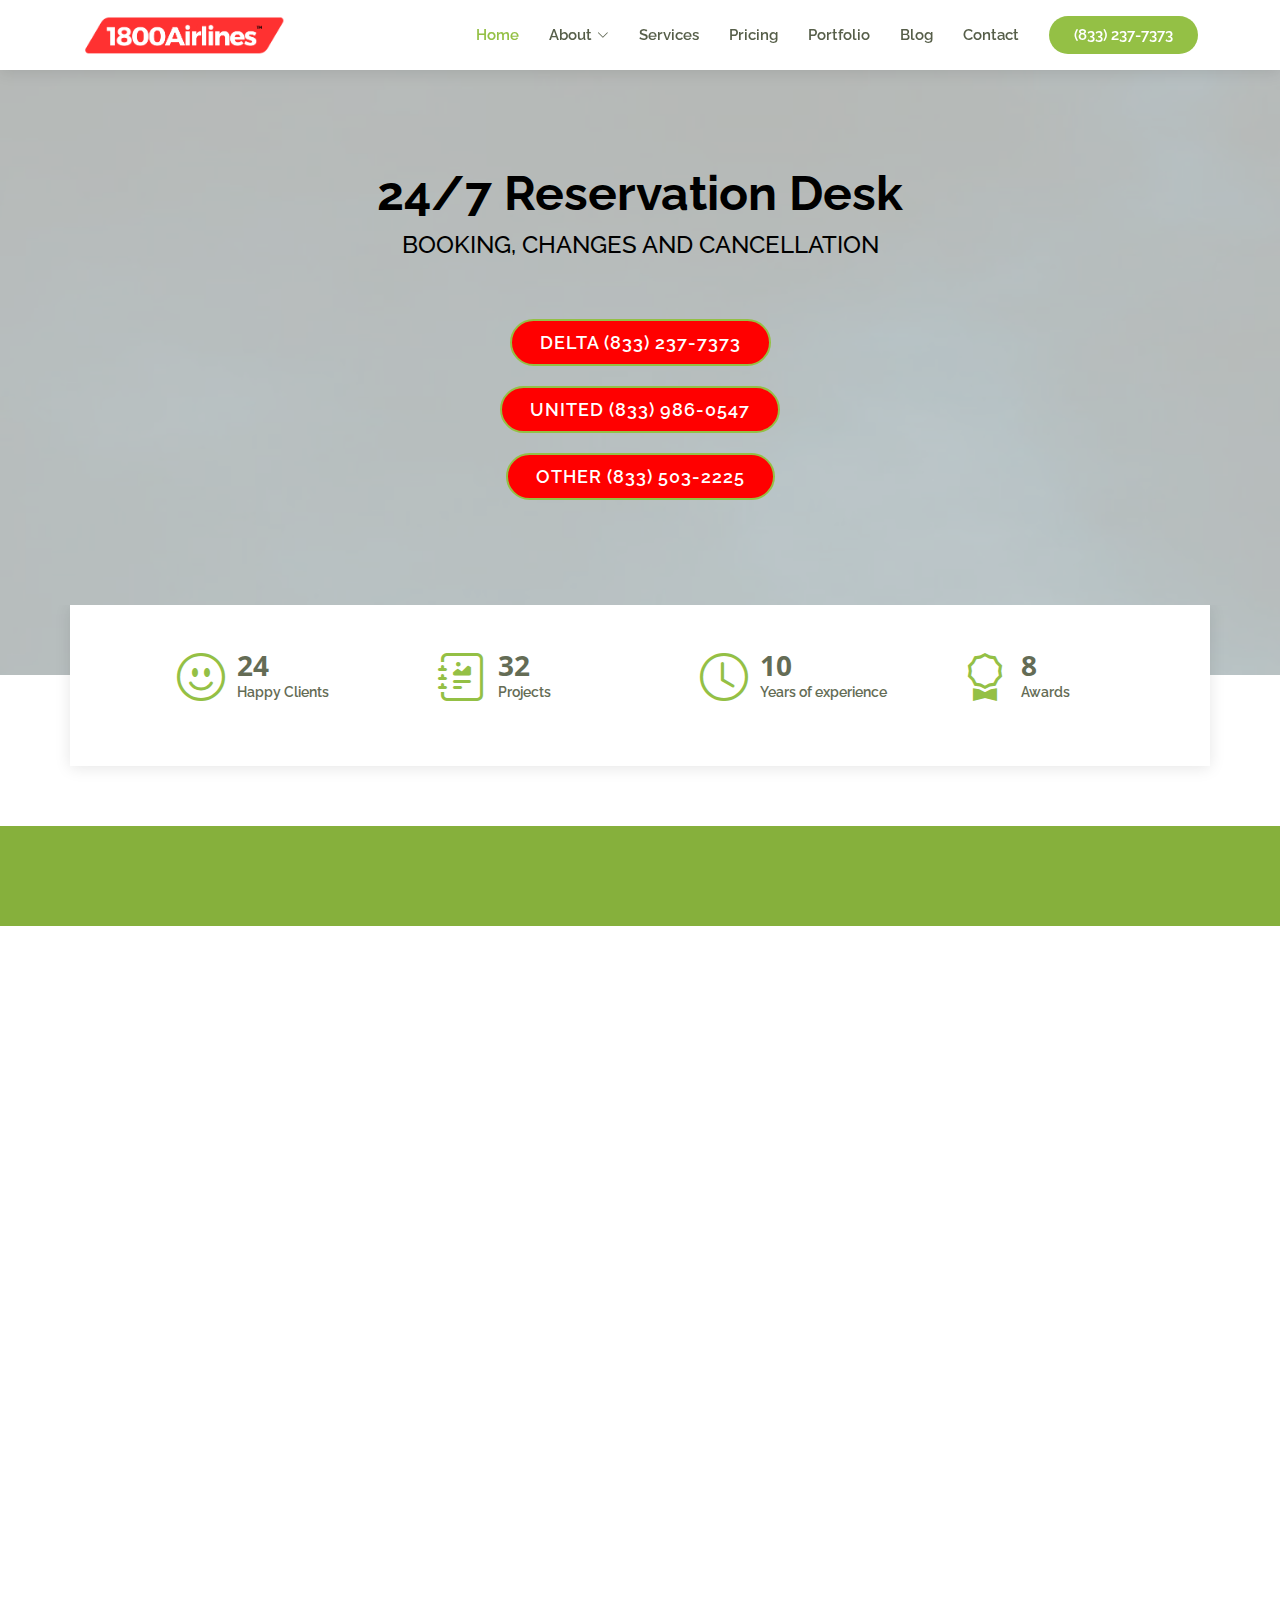
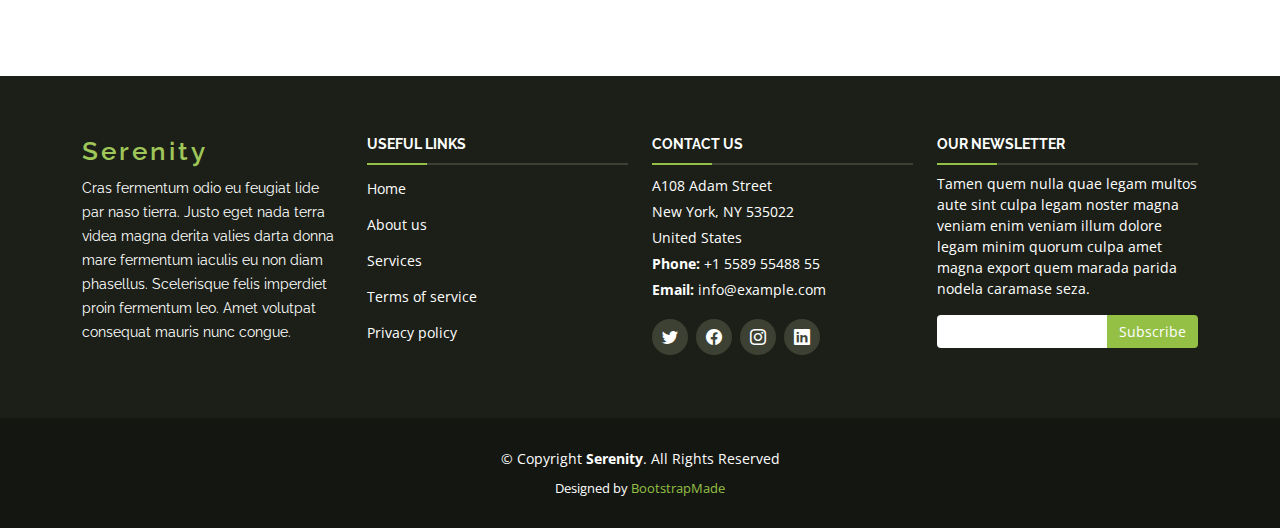
<file: index.html>
<!DOCTYPE html>
<html lang="en">

<head>
  <meta charset="utf-8">
  <meta content="width=device-width, initial-scale=1.0" name="viewport">

  <title>1800Airlines - Making Booking Easy Over the Phone</title>
  <meta content="" name="description">
  <meta content="" name="keywords">

  <!-- Favicons -->
  <link href="assets/img/favicon.png" rel="icon">
  <link href="assets/img/apple-touch-icon.png" rel="apple-touch-icon">

  <!-- Google Fonts -->
  <link href="https://fonts.googleapis.com/css?family=Open+Sans:300,300i,400,400i,600,600i,700,700i|Raleway:300,300i,400,400i,500,500i,600,600i,700,700i|Poppins:300,300i,400,400i,500,500i,600,600i,700,700i" rel="stylesheet">

  <!-- Vendor CSS Files -->
  <link href="assets/vendor/aos/aos.css" rel="stylesheet">
  <link href="assets/vendor/bootstrap/css/bootstrap.min.css" rel="stylesheet">
  <link href="assets/vendor/bootstrap-icons/bootstrap-icons.css" rel="stylesheet">
  <link href="assets/vendor/boxicons/css/boxicons.min.css" rel="stylesheet">
  <link href="assets/vendor/glightbox/css/glightbox.min.css" rel="stylesheet">
  <link href="assets/vendor/swiper/swiper-bundle.min.css" rel="stylesheet">

  <!-- Template Main CSS File -->
  <link href="assets/css/style.css" rel="stylesheet">


</head>



<body>
  <script type="text/javascript">
    var Tawk_API=Tawk_API||{}, Tawk_LoadStart=new Date();
    (function(){
    var s1=document.createElement("script"),s0=document.getElementsByTagName("script")[0];
    s1.async=true;
    s1.src='https://embed.tawk.to/6500393f0f2b18434fd80dfc/1ha4dv8n3';
    s1.charset='UTF-8';
    s1.setAttribute('crossorigin','*');
    s0.parentNode.insertBefore(s1,s0);
    })();
    </script>
  <!--Start of Tawk.to Script-->

  <!--End of Tawk.to Script-->
  <!-- ======= Header ======= -->
  <header id="header" class="fixed-top d-flex align-items-center">
    <div class="container d-flex align-items-center justify-content-between">

      <div class="logo">
        <!-- <h1 class="text-light"><a href="index.html">1800Airlines</a></h1> -->
        <!-- Uncomment below if you prefer to use an image logo -->
        <a href="index.html"><img src="assets/img/logo1.png" alt="" class="img-fluid"></a>
      </div>

      <nav id="navbar" class="navbar">
        <ul>
          <li><a class="active" href="index.html">Home</a></li>
          <li class="dropdown"><a href="#"><span>About</span> <i class="bi bi-chevron-down"></i></a>
            <ul>
              <li><a href="about.html">About</a></li>
              <li><a href="team.html">Team</a></li>
              <li class="dropdown"><a href="#"><span>Deep Drop Down</span> <i class="bi bi-chevron-right"></i></a>
                <ul>
                  <li><a href="#">Deep Drop Down 1</a></li>
                  <li><a href="#">Deep Drop Down 2</a></li>
                  <li><a href="#">Deep Drop Down 3</a></li>
                  <li><a href="#">Deep Drop Down 4</a></li>
                  <li><a href="#">Deep Drop Down 5</a></li>
                </ul>
              </li>
            </ul>
          </li>
          <li><a href="services.html">Services</a></li>
          <li><a href="pricing.html">Pricing</a></li>
          <li><a href="portfolio.html">Portfolio</a></li>
          <li><a href="blog.html">Blog</a></li>
          <li><a href="contact.html">Contact</a></li>

          <li><a class="getstarted" href="about.html">(833) 237-7373</a></li>
        </ul>
        <i class="bi bi-list mobile-nav-toggle"></i>
      </nav><!-- .navbar -->

    </div>
  </header><!-- End Header -->

  <!-- ======= Hero Section ======= -->
  <section id="hero">
    <div class="hero-container" data-aos="fade-up">
      <h1>24/7 Reservation Desk</h1>
      <h2>BOOKING, CHANGES AND CANCELLATION</h2>
      <a href="#about" class="btn-get-started scrollto">Delta (833) 237-7373</a>
      <a href="#about" class="btn-get-started scrollto">United (833) 986-0547</a>
      <a href="#about" class="btn-get-started scrollto">Other (833) 503-2225</a>
    </div>
  </section><!-- End Hero -->

  <main id="main">

    <!-- ======= About Section ======= -->
    <section id="about" class="about">
      <div class="container">

        <div class="row justify-content-end">
          <div class="col-lg-11">
            <div class="row justify-content-end">

              <div class="col-lg-3 col-md-5 col-6 d-md-flex align-items-md-stretch">
                <div class="count-box py-5">
                  <i class="bi bi-emoji-smile"></i>
                  <span data-purecounter-start="0" data-purecounter-end="65" class="purecounter">0</span>
                  <p>Happy Clients</p>
                </div>
              </div>

              <div class="col-lg-3 col-md-5 col-6 d-md-flex align-items-md-stretch">
                <div class="count-box py-5">
                  <i class="bi bi-journal-richtext"></i>
                  <span data-purecounter-start="0" data-purecounter-end="85" class="purecounter">0</span>
                  <p>Projects</p>
                </div>
              </div>

              <div class="col-lg-3 col-md-5 col-6 d-md-flex align-items-md-stretch">
                <div class="count-box pb-5 pt-0 pt-lg-5">
                  <i class="bi bi-clock"></i>
                  <span data-purecounter-start="0" data-purecounter-end="27" class="purecounter">0</span>
                  <p>Years of experience</p>
                </div>
              </div>

              <div class="col-lg-3 col-md-5 col-6 d-md-flex align-items-md-stretch">
                <div class="count-box pb-5 pt-0 pt-lg-5">
                  <i class="bi bi-award"></i>
                  <span data-purecounter-start="0" data-purecounter-end="22" class="purecounter">0</span>
                  <p>Awards</p>
                </div>
              </div>

            </div>
          </div>
        </div>

 
        </div>

      </div>
    </section><!-- End About Section -->

    <!-- ======= Cta Section ======= -->
    <section id="cta" class="cta">
      <div class="container" data-aos="fade-in">

        <div class="text-center">
          <!-- <h3>Call To Action</h3>
          <p> Duis aute irure dolor in reprehenderit in voluptate velit esse cillum dolore eu fugiat nulla pariatur. Excepteur sint occaecat cupidatat non proident, sunt in culpa qui officia deserunt mollit anim id est laborum.</p>
          <a class="cta-btn" href="#">Call To Action</a> -->
          <!-- <script async src="https://tp.media/content?currency=usd&trs=271898&shmarker=489267&show_hotels=false&powered_by=false&locale=en&searchUrl=www.aviasales.com%2Fsearch&color_button=%23FF5733&color_icons=%2332a8dd&dark=%23262626&light=%23FFFFFF&secondary=%23FFFFFF&special=%23C4C4C4&color_focused=%2332a8dd&border_radius=0&plain=false&promo_id=7879&campaign_id=100" charset="utf-8"></script>
      </div> -->
    </section><!-- End Cta Section -->

    <!-- ======= Services Section ======= -->
    <section id="services" class="services ">
      <div class="container">

        <div class="section-title pt-5" data-aos="fade-up">
          <h2>Our Services</h2>
        </div>

        <div class="row">
          <div class="col-md-6">
            <div class="icon-box" data-aos="fade-up">
              <div class="icon"><i class="bi bi-briefcase" style="color: #ff689b;"></i></div>
              <h4 class="title"><a href="">Lorem Ipsum</a></h4>
              <p class="description">Voluptatum deleniti atque corrupti quos dolores et quas molestias excepturi sint occaecati cupiditate non provident</p>
            </div>
          </div>
          <div class="col-md-6">
            <div class="icon-box" data-aos="fade-up">
              <div class="icon"><i class="bi bi-book" style="color: #e9bf06;"></i></div>
              <h4 class="title"><a href="">Dolor Sitema</a></h4>
              <p class="description">Minim veniam, quis nostrud exercitation ullamco laboris nisi ut aliquip ex ea commodo consequat tarad limino ata</p>
            </div>
          </div>

          <div class="col-md-6" data-aos="fade-up" data-aos-delay="100">
            <div class="icon-box">
              <div class="icon"><i class="bi bi-card-checklist" style="color: #3fcdc7;"></i></div>
              <h4 class="title"><a href="">Sed ut perspiciatis</a></h4>
              <p class="description">Duis aute irure dolor in reprehenderit in voluptate velit esse cillum dolore eu fugiat nulla pariatur</p>
            </div>
          </div>
          <div class="col-md-6" data-aos="fade-up" data-aos-delay="100">
            <div class="icon-box">
              <div class="icon"><i class="bi bi-binoculars" style="color:#41cf2e;"></i></div>
              <h4 class="title"><a href="">Magni Dolores</a></h4>
              <p class="description">Excepteur sint occaecat cupidatat non proident, sunt in culpa qui officia deserunt mollit anim id est laborum</p>
            </div>
          </div>

          <div class="col-md-6" data-aos="fade-up" data-aos-delay="200">
            <div class="icon-box">
              <div class="icon"><i class="bi bi-globe" style="color: #d6ff22;"></i></div>
              <h4 class="title"><a href="">Nemo Enim</a></h4>
              <p class="description">At vero eos et accusamus et iusto odio dignissimos ducimus qui blanditiis praesentium voluptatum deleniti atque</p>
            </div>
          </div>
          <div class="col-md-6" data-aos="fade-up" data-aos-delay="200">
            <div class="icon-box">
              <div class="icon"><i class="bi bi-clock" style="color: #4680ff;"></i></div>
              <h4 class="title"><a href="">Eiusmod Tempor</a></h4>
              <p class="description">Et harum quidem rerum facilis est et expedita distinctio. Nam libero tempore, cum soluta nobis est eligendi</p>
            </div>
          </div>
        </div>

      </div>
    </section><!-- End Services Section -->

  </main><!-- End #main -->

  <!-- ======= Footer ======= -->
  <footer id="footer">
    <div class="footer-top">
      <div class="container">
        <div class="row">

          <div class="col-lg-3 col-md-6 footer-info">
            <h3>Serenity</h3>
            <p>Cras fermentum odio eu feugiat lide par naso tierra. Justo eget nada terra videa magna derita valies darta donna mare fermentum iaculis eu non diam phasellus. Scelerisque felis imperdiet proin fermentum leo. Amet volutpat consequat mauris nunc congue.</p>
          </div>

          <div class="col-lg-3 col-md-6 footer-links">
            <h4>Useful Links</h4>
            <ul>
              <li><a href="#">Home</a></li>
              <li><a href="#">About us</a></li>
              <li><a href="#">Services</a></li>
              <li><a href="#">Terms of service</a></li>
              <li><a href="#">Privacy policy</a></li>
            </ul>
          </div>

          <div class="col-lg-3 col-md-6 footer-contact">
            <h4>Contact Us</h4>
            <p>
              A108 Adam Street <br>
              New York, NY 535022<br>
              United States <br>
              <strong>Phone:</strong> +1 5589 55488 55<br>
              <strong>Email:</strong> info@example.com<br>
            </p>

            <div class="social-links">
              <a href="#" class="twitter"><i class="bi bi-twitter"></i></a>
              <a href="#" class="facebook"><i class="bi bi-facebook"></i></a>
              <a href="#" class="instagram"><i class="bi bi-instagram"></i></a>
              <a href="#" class="linkedin"><i class="bi bi-linkedin"></i></a>
            </div>

          </div>

          <div class="col-lg-3 col-md-6 footer-newsletter">
            <h4>Our Newsletter</h4>
            <p>Tamen quem nulla quae legam multos aute sint culpa legam noster magna veniam enim veniam illum dolore legam minim quorum culpa amet magna export quem marada parida nodela caramase seza.</p>
            <form action="" method="post">
              <input type="email" name="email"><input type="submit" value="Subscribe">
            </form>
          </div>

        </div>
      </div>
    </div>

    <div class="container">
      <div class="copyright">
        &copy; Copyright <strong><span>Serenity</span></strong>. All Rights Reserved
      </div>
      <div class="credits">
        <!-- All the links in the footer should remain intact. -->
        <!-- You can delete the links only if you purchased the pro version. -->
        <!-- Licensing information: https://bootstrapmade.com/license/ -->
        <!-- Purchase the pro version with working PHP/AJAX contact form: https://bootstrapmade.com/serenity-bootstrap-corporate-template/ -->
        Designed by <a href="https://bootstrapmade.com/">BootstrapMade</a>
      </div>
    </div>
  </footer><!-- End Footer -->

  <a href="#" class="back-to-top d-flex align-items-center justify-content-center"><i class="bi bi-arrow-up-short"></i></a>

  <!-- Vendor JS Files -->
  <script src="assets/vendor/purecounter/purecounter_vanilla.js"></script>
  <script src="assets/vendor/aos/aos.js"></script>
  <script src="assets/vendor/bootstrap/js/bootstrap.bundle.min.js"></script>
  <script src="assets/vendor/glightbox/js/glightbox.min.js"></script>
  <script src="assets/vendor/isotope-layout/isotope.pkgd.min.js"></script>
  <script src="assets/vendor/swiper/swiper-bundle.min.js"></script>
  <script src="assets/vendor/waypoints/noframework.waypoints.js"></script>
  <script src="assets/vendor/php-email-form/validate.js"></script>

  <!-- Template Main JS File -->
  <script src="assets/js/main.js"></script>

</body>

</html>
</file>
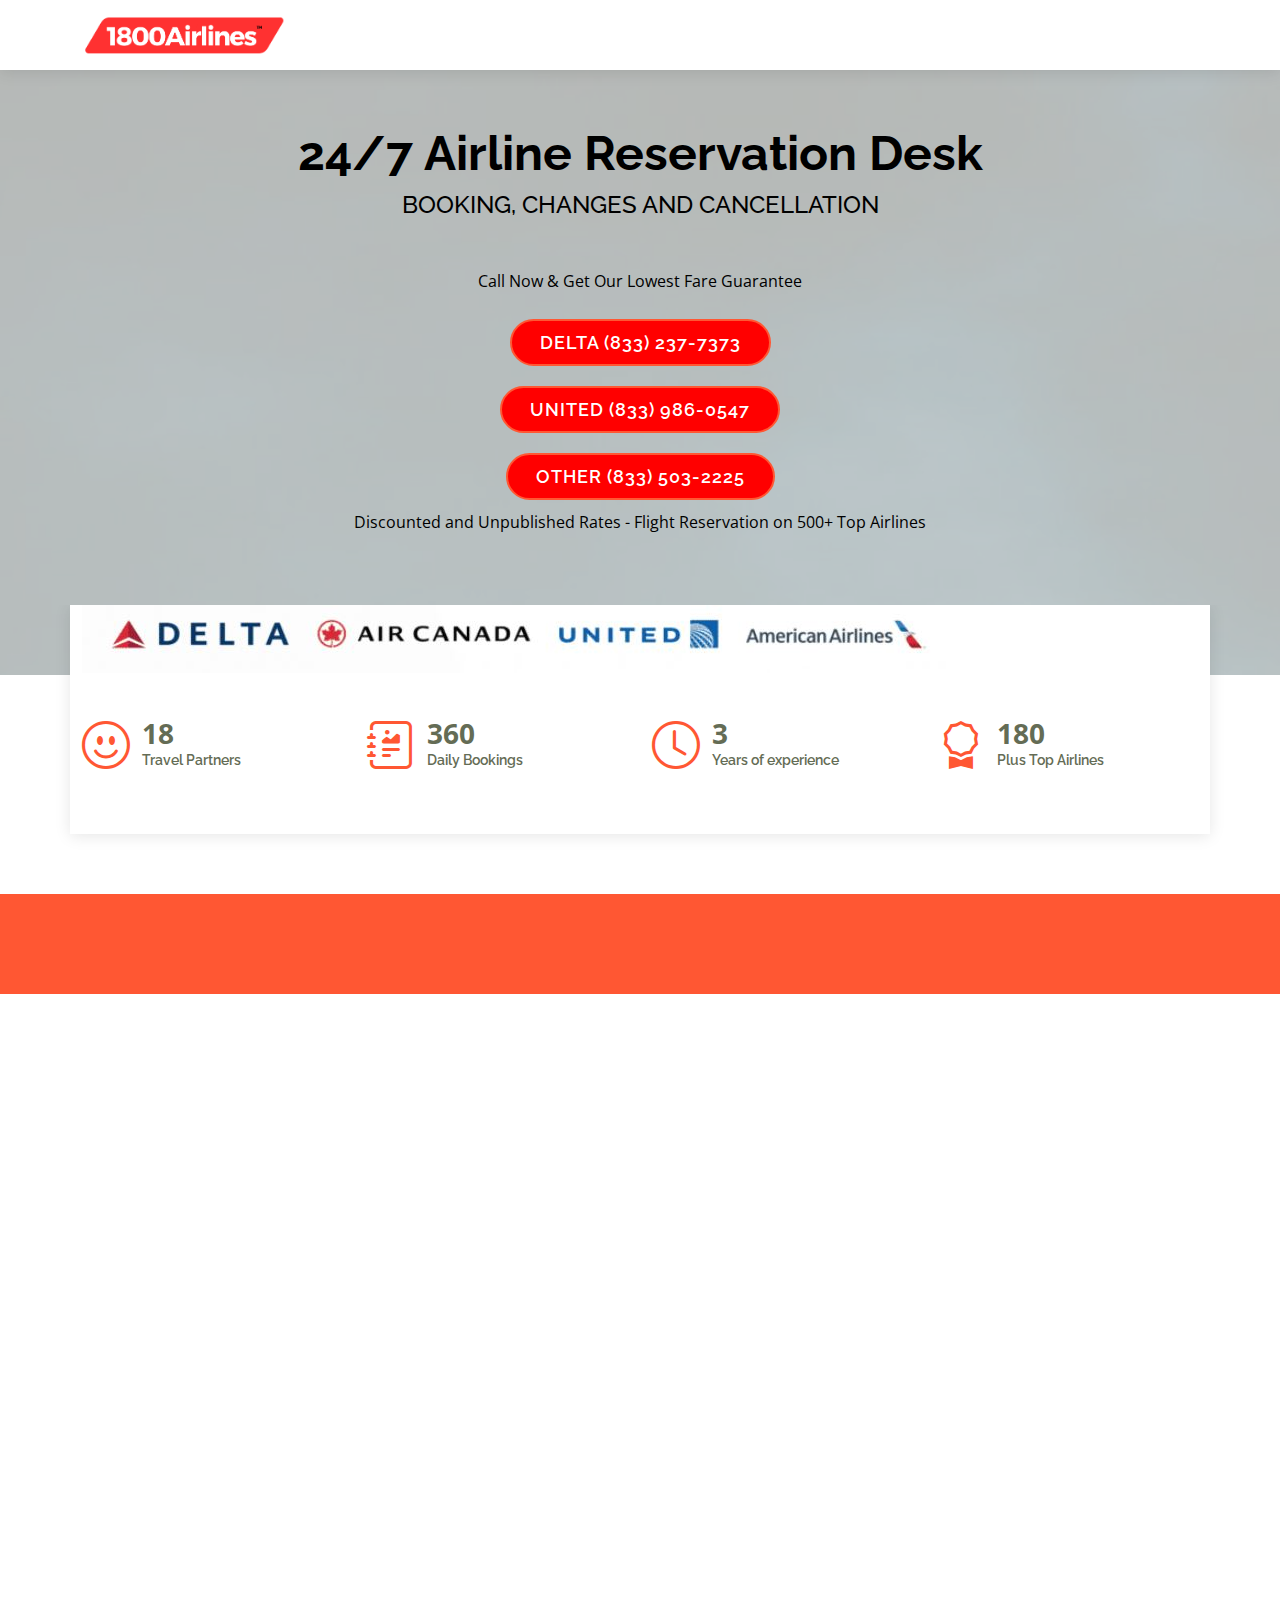
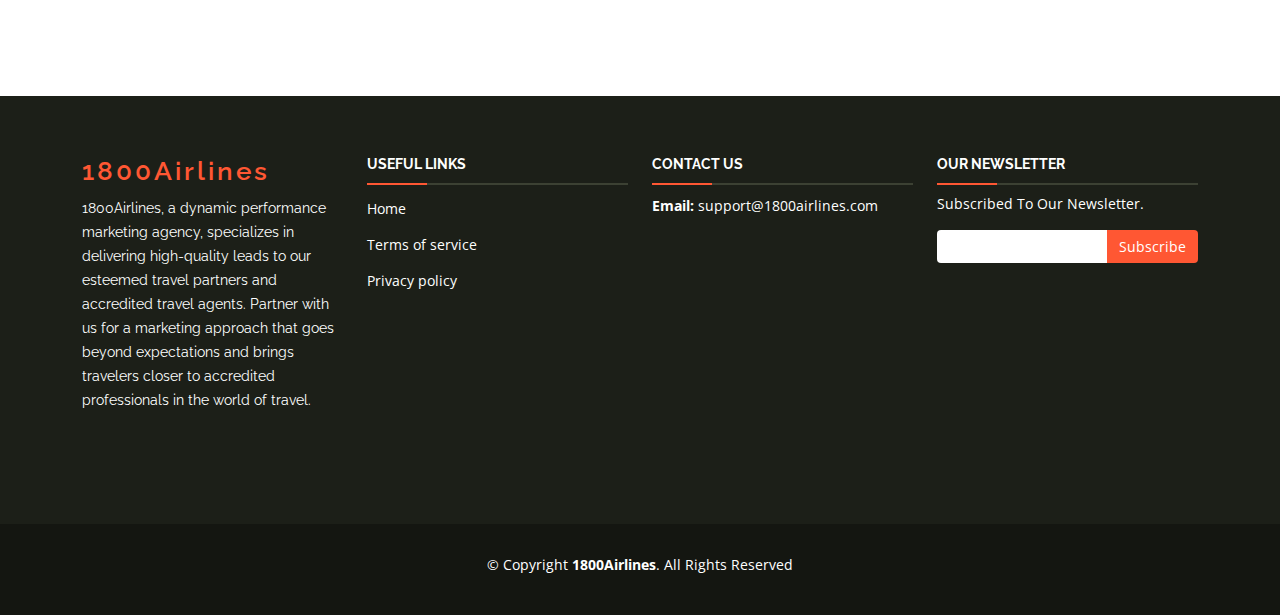
<file: public/index.html>
<!DOCTYPE html>
<html lang="en">

<head>
  <meta charset="utf-8">
  <meta content="width=device-width, initial-scale=1.0" name="viewport">

  <title>1800Airlines - Making Booking Easy Over the Phone</title>
  <meta content="" name="description">
  <meta content="" name="keywords">

  <!-- Favicons -->
  <link href="assets/img/favicon.png" rel="icon">
  <link href="assets/img/apple-touch-icon.png" rel="apple-touch-icon">

  <!-- Google Fonts -->
  <link href="https://fonts.googleapis.com/css?family=Open+Sans:300,300i,400,400i,600,600i,700,700i|Raleway:300,300i,400,400i,500,500i,600,600i,700,700i|Poppins:300,300i,400,400i,500,500i,600,600i,700,700i" rel="stylesheet">

  <!-- Vendor CSS Files -->
  <link href="assets/vendor/aos/aos.css" rel="stylesheet">
  <link href="assets/vendor/bootstrap/css/bootstrap.min.css" rel="stylesheet">
  <link href="assets/vendor/bootstrap-icons/bootstrap-icons.css" rel="stylesheet">
  <link href="assets/vendor/boxicons/css/boxicons.min.css" rel="stylesheet">
  <link href="assets/vendor/glightbox/css/glightbox.min.css" rel="stylesheet">
  <link href="assets/vendor/swiper/swiper-bundle.min.css" rel="stylesheet">

  <!-- Template Main CSS File -->
  <link href="assets/css/style.css" rel="stylesheet">


</head>



<body>
  <script type="text/javascript">
    var Tawk_API=Tawk_API||{}, Tawk_LoadStart=new Date();
    (function(){
    var s1=document.createElement("script"),s0=document.getElementsByTagName("script")[0];
    s1.async=true;
    s1.src='https://embed.tawk.to/6500393f0f2b18434fd80dfc/1ha4dv8n3';
    s1.charset='UTF-8';
    s1.setAttribute('crossorigin','*');
    s0.parentNode.insertBefore(s1,s0);
    })();
    </script>
  <!--Start of Tawk.to Script-->

  <!--End of Tawk.to Script-->
  <!-- ======= Header ======= -->
  <header id="header" class="fixed-top d-flex align-items-center">
    <div class="container d-flex align-items-center justify-content-between">

      <div class="logo  align-items-center ">
        <!-- <h1 class="text-light"><a href="index.html">1800Airlines</a></h1> -->
        <!-- Uncomment below if you prefer to use an image logo -->
        <a href="index.html"><img src="assets/img/logo1.png" alt="" class="img-fluid"></a>
      </div>



    </div>
  </header><!-- End Header -->

  <!-- ======= Hero Section ======= -->
  <section id="hero">
    <div class="hero-container" data-aos="fade-up">
      
      <h1>24/7 Airline Reservation Desk</h1>
      <h2>BOOKING, CHANGES AND CANCELLATION</h2>
      <p style="color:black;">Call Now & Get Our Lowest Fare Guarantee</p>
      <a href="tel:+1-833-237-7373" class="btn-get-started scrollto">Delta (833) 237-7373</a>
      <a href="tel:+1-833-986-0547" class="btn-get-started scrollto">United (833) 986-0547</a>
      <a href="tel:+1-833-503-2225" class="btn-get-started scrollto">Other (833) 503-2225</a>
      <p style="color:black;">Discounted and Unpublished Rates - Flight Reservation on 500+ Top Airlines</p>

    </div>

  </section><!-- End Hero -->

  <main id="main">

    <!-- ======= About Section ======= -->
    <section id="about" class="about">
      <div class="container">

        <div class="row justify-content-end">
          <div class="col-12">
            <div class="row justify-content-center">

              <a href="index.html"><img src="assets/img/banner.JPG" alt="" class="img-fluid"></a>
              <div class="col-lg-3 col-md-5 col-6 d-md-flex align-items-md-stretch">
                <div class="count-box py-5">
                  <i class="bi bi-emoji-smile"></i>

                  <span data-purecounter-start="0" data-purecounter-end="50" class="purecounter">0</span>
                  <p>Travel Partners</p>
                </div>
              </div>

              <div class="col-lg-3 col-md-5 col-6 d-md-flex align-items-md-stretch">
                <div class="count-box py-5">
                  <i class="bi bi-journal-richtext"></i>
                  <span data-purecounter-start="0" data-purecounter-end="1000" class="purecounter">0</span>
                  <p>Daily Bookings</p>
                </div>
              </div>

              <div class="col-lg-3 col-md-5 col-6 d-md-flex align-items-md-stretch">
                <div class="count-box pb-5 pt-0 pt-lg-5">
                  <i class="bi bi-clock"></i>
                  <span data-purecounter-start="0" data-purecounter-end="7" class="purecounter">0</span>
                  <p>Years of experience</p>
                </div>
              </div>

              <div class="col-lg-3 col-md-5 col-6 d-md-flex align-items-md-stretch">
                <div class="count-box pb-5 pt-0 pt-lg-5">
                  <i class="bi bi-award"></i>
                  <span data-purecounter-start="0" data-purecounter-end="500" class="purecounter">0</span>
                  <p>Plus Top Airlines</p>
                </div>
              </div>
  

            </div>
          </div>
        </div>

 
        </div>

      </div>
    </section><!-- End About Section -->

    <!-- ======= Cta Section ======= -->
    <section id="cta" class="cta">
      <div class="container" data-aos="fade-in">

        <div class="text-center">
          <!-- <h3>Call To Action</h3>
          <p> Duis aute irure dolor in reprehenderit in voluptate velit esse cillum dolore eu fugiat nulla pariatur. Excepteur sint occaecat cupidatat non proident, sunt in culpa qui officia deserunt mollit anim id est laborum.</p>
          <a class="cta-btn" href="#">Call To Action</a> -->
          <!-- <script async src="https://tp.media/content?currency=usd&trs=271898&shmarker=489267&show_hotels=false&powered_by=false&locale=en&searchUrl=www.aviasales.com%2Fsearch&color_button=%23FF5733&color_icons=%2332a8dd&dark=%23262626&light=%23FFFFFF&secondary=%23FFFFFF&special=%23C4C4C4&color_focused=%2332a8dd&border_radius=0&plain=false&promo_id=7879&campaign_id=100" charset="utf-8"></script>
      </div> -->
    </section><!-- End Cta Section -->

    <!-- ======= Services Section ======= -->
    <section id="services" class="services ">
      <div class="container">

        <div class="section-title pt-5" data-aos="fade-up">
          <h2>Why 1800Airlines?</h2>
        </div>

        <div class="row">
          <div class="col-md-6">
            <div class="icon-box" data-aos="fade-up">
              <!-- <div class="icon"><i class="bi bi-briefcase" style="color: #ff689b;"></i></div> -->
              <h4 class="title"><a href="">No Hold Time Flight Booking</a></h4>
              <p class="description">Travel Experts are always available</p>
            </div>
          </div>
          <div class="col-md-6">
            <div class="icon-box" data-aos="fade-up">
              <!-- <div class="icon"><i class="bi bi-book" style="color: #e9bf06;"></i></div> -->
              <h4 class="title"><a href="">Changes and Cancellation</a></h4>
              <p class="description">Convenient and easy options available.</p>
            </div>
          </div>

          <div class="col-md-6" data-aos="fade-up" data-aos-delay="100">
            <div class="icon-box">
              <!-- <div class="icon"><i class="bi bi-card-checklist" style="color: #3fcdc7;"></i></div> -->
              <h4 class="title"><a href="">New Booking</a></h4>
              <p class="description">Book a flight with us and enjoy an authentic flying experience.</p>
            </div>
          </div>
          <div class="col-md-6" data-aos="fade-up" data-aos-delay="100">
            <div class="icon-box">
              <!-- <div class="icon"><i class="bi bi-binoculars" style="color:#41cf2e;"></i></div> -->
              <h4 class="title"><a href="">Award-Winning Live Service</a></h4>
              <p class="description">Get personalized assistance from our travel experts.</p>
            </div>
          </div>

          <div class="col-md-6" data-aos="fade-up" data-aos-delay="200">
            <div class="icon-box">
              <!-- <div class="icon"><i class="bi bi-globe" style="color: #d6ff22;"></i></div> -->
              <h4 class="title"><a href="">Unpublished Rates</a></h4>
              <p class="description">Grab exclusive and unpublished airline deals only offered on our website.</p>
            </div>
          </div>
          <div class="col-md-6" data-aos="fade-up" data-aos-delay="200">
            <div class="icon-box">
              <!-- <div class="icon"><i class="bi bi-clock" style="color: #4680ff;"></i></div> -->
              <h4 class="title"><a href="">24/7 Hours Support Desk</a></h4>
              <p class="description">Make any changes to your flight, cancel it, or get a refund with lightning speed.</p>
            </div>
          </div>
         
        </div>

      </div>
    </section><!-- End Services Section -->

  </main><!-- End #main -->

  <!-- ======= Footer ======= -->
  <footer id="footer">
    <div class="footer-top">
      <div class="container">
        <div class="row">

     
          <div class="col-lg-3 col-md-6 footer-info">
            <h3>1800Airlines</h3>
            <p>1800Airlines, a dynamic performance marketing agency, specializes in delivering high-quality leads to our esteemed travel partners and accredited travel agents.
          
    
              Partner with us for a marketing approach that goes beyond expectations and brings travelers closer to accredited professionals in the world of travel.

            </p>
  
          </div>

          <div class="col-lg-3 col-md-6 footer-links">
            <h4>Useful Links</h4>
            <ul>
              <li><a href="#">Home</a></li>
              <li><a href="terms.html">Terms of service</a></li>
              <li><a href="privacy.html">Privacy policy</a></li>
            </ul>
          </div>

          <div class="col-lg-3 col-md-6 footer-contact">
            <h4>Contact Us</h4>
            <p>
         
              <!-- <strong>Phone:</strong> +1 5589 55488 55<br> -->
              <strong>Email:</strong> support@1800airlines.com<br>
            </p>
            

      

          </div>

          <div class="col-lg-3 col-md-6 footer-newsletter">
            <h4>Our Newsletter</h4>
            <p>Subscribed To Our Newsletter.</p>
            <form action="" method="post">
              <input type="email" name="email"><input type="submit" value="Subscribe">
            </form>
          </div>
          <div class="col-12" data-aos="fade-up" data-aos-delay="200">
            <div class="icon-box">
              <!-- <div class="icon"><i class="bi bi-clock" style="color: #4680ff;"></i></div> -->

              <p style="font-size:12px;" class="description">Disclaimer: Calls are routed to the third-party licensed travel agents. Any use of third party trademarks or brand nams are used as reference only and is no way 
                indicating affiliation. Discounts are not available for all rountes, ask your personal travel agentswhen you call and they will
                appply all discounts available at the time. Lowest Price guarantee means the lowers price we can offer</p>
            </div>
          </div>

        </div>
      </div>
    </div>

    <div class="container">
      <div class="copyright">
        &copy; Copyright <strong><span>1800Airlines</span></strong>. All Rights Reserved
      </div>
      <div class="credits">
        <!-- All the links in the footer should remain intact. -->
        <!-- You can delete the links only if you purchased the pro version. -->
        <!-- Licensing information: https://bootstrapmade.com/license/ -->
        <!-- Purchase the pro version with working PHP/AJAX contact form: https://bootstrapmade.com/serenity-bootstrap-corporate-template/ -->
        <!-- Designed by <a href="https://bootstrapmade.com/">Dncoded</a> -->
      </div>
    </div>
  </footer><!-- End Footer -->

  <a href="#" class="back-to-top d-flex align-items-center justify-content-center"><i class="bi bi-arrow-up-short"></i></a>

  <!-- Vendor JS Files -->
  <script src="assets/vendor/purecounter/purecounter_vanilla.js"></script>
  <script src="assets/vendor/aos/aos.js"></script>
  <script src="assets/vendor/bootstrap/js/bootstrap.bundle.min.js"></script>
  <script src="assets/vendor/glightbox/js/glightbox.min.js"></script>
  <script src="assets/vendor/isotope-layout/isotope.pkgd.min.js"></script>
  <script src="assets/vendor/swiper/swiper-bundle.min.js"></script>
  <script src="assets/vendor/waypoints/noframework.waypoints.js"></script>
  <script src="assets/vendor/php-email-form/validate.js"></script>

  <!-- Template Main JS File -->
  <script src="assets/js/main.js"></script>

</body>

</html>
</file>
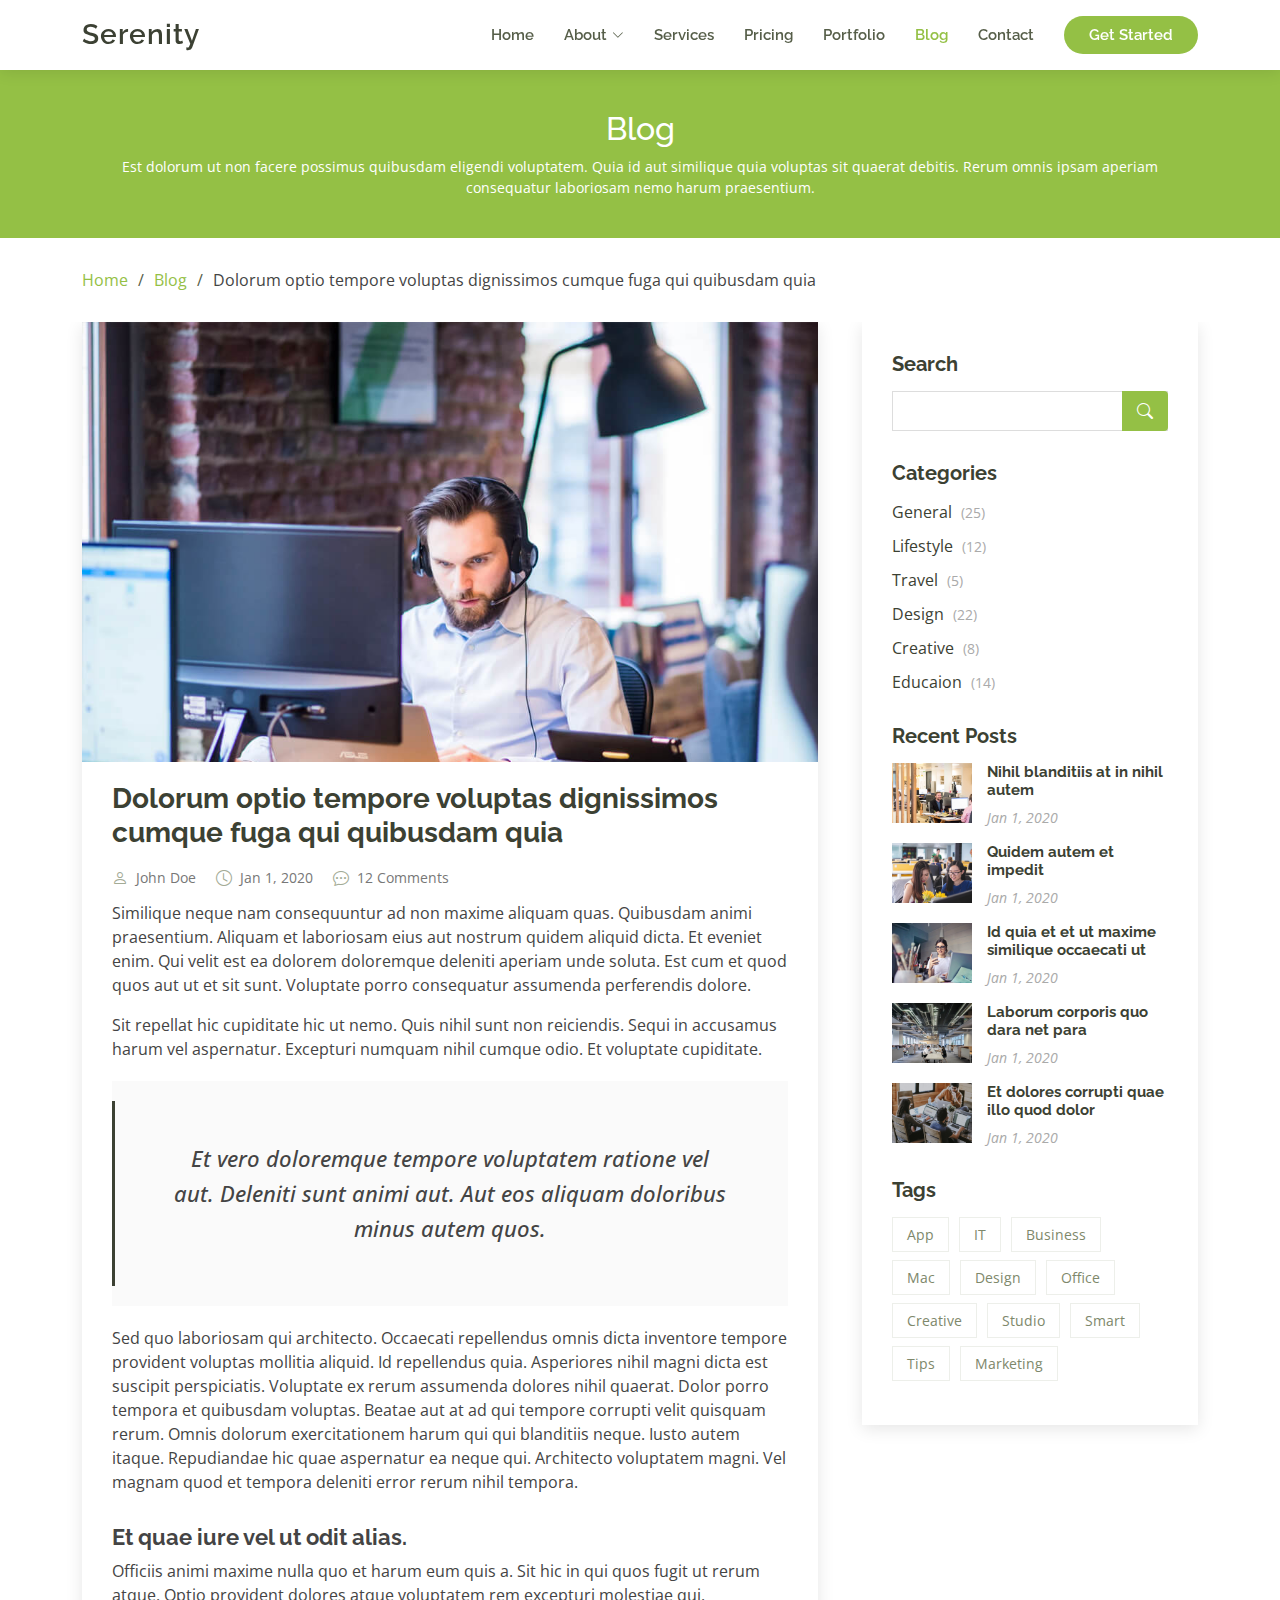
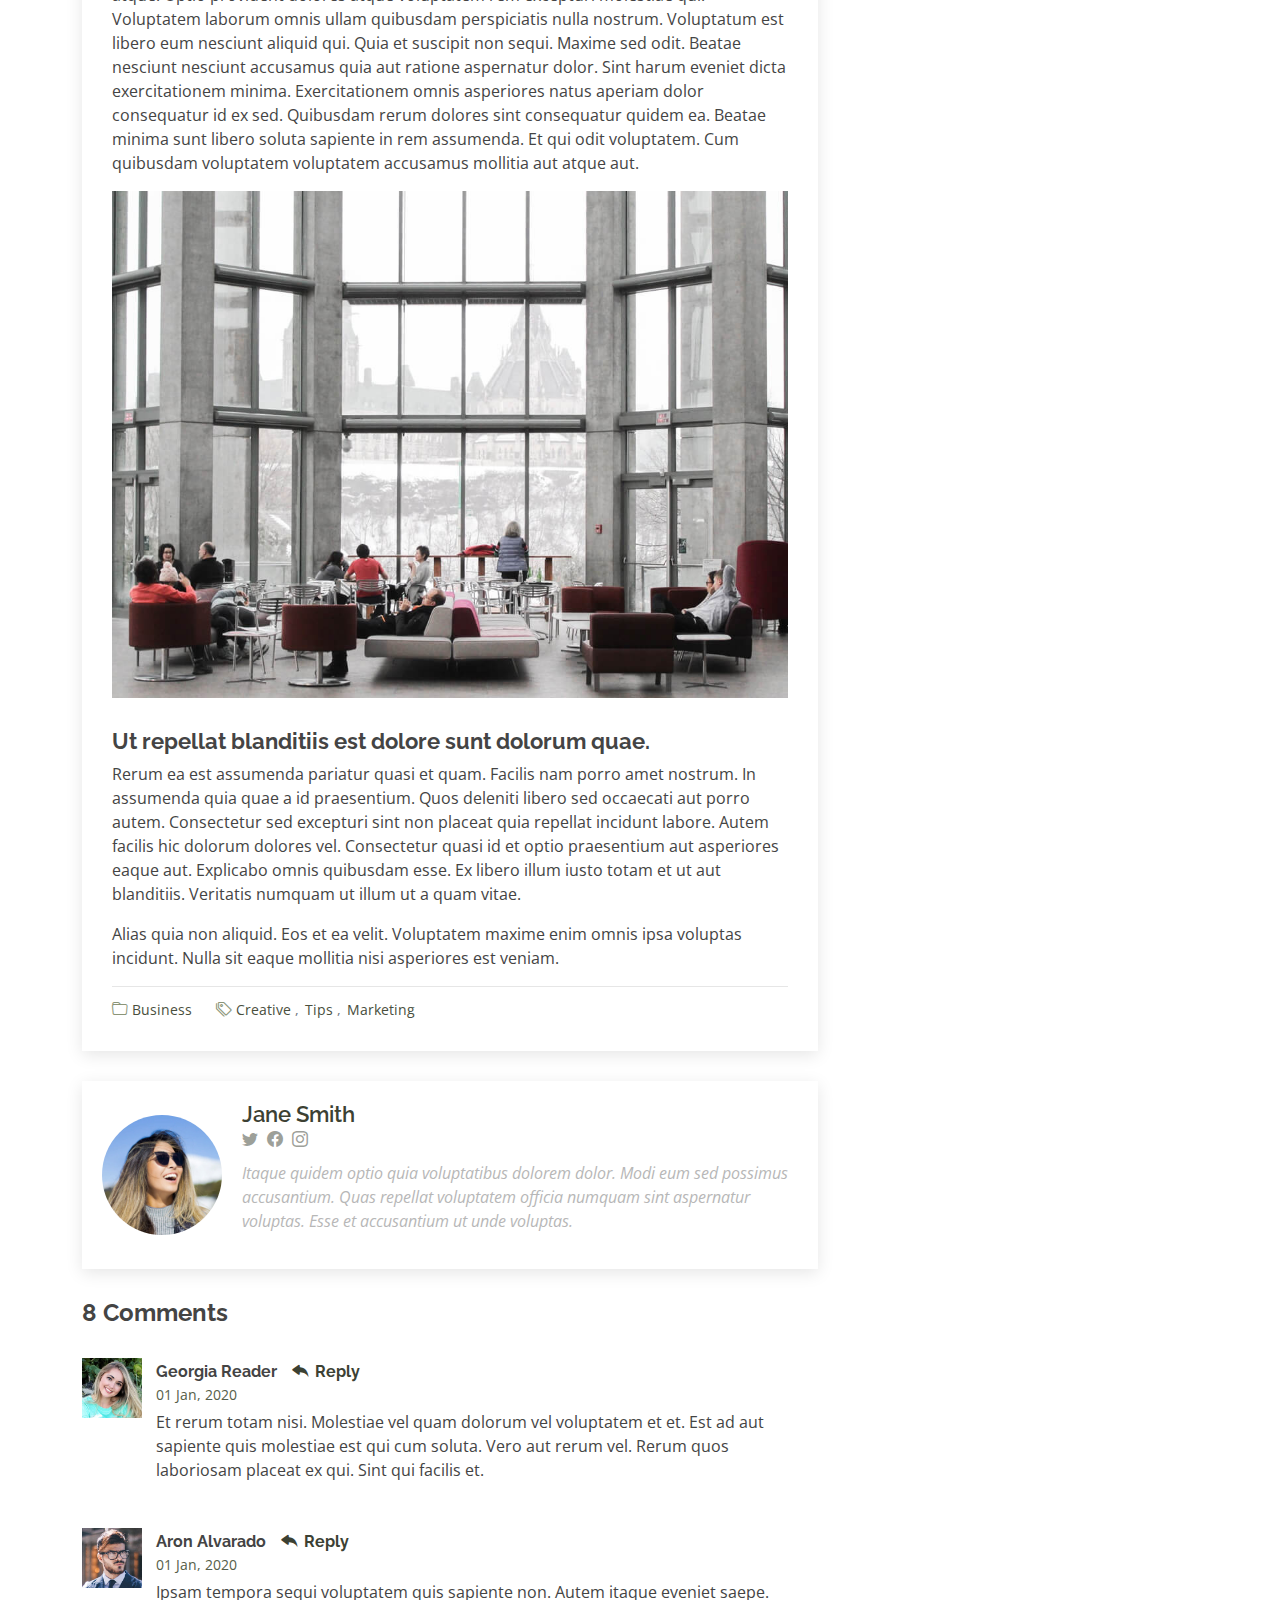
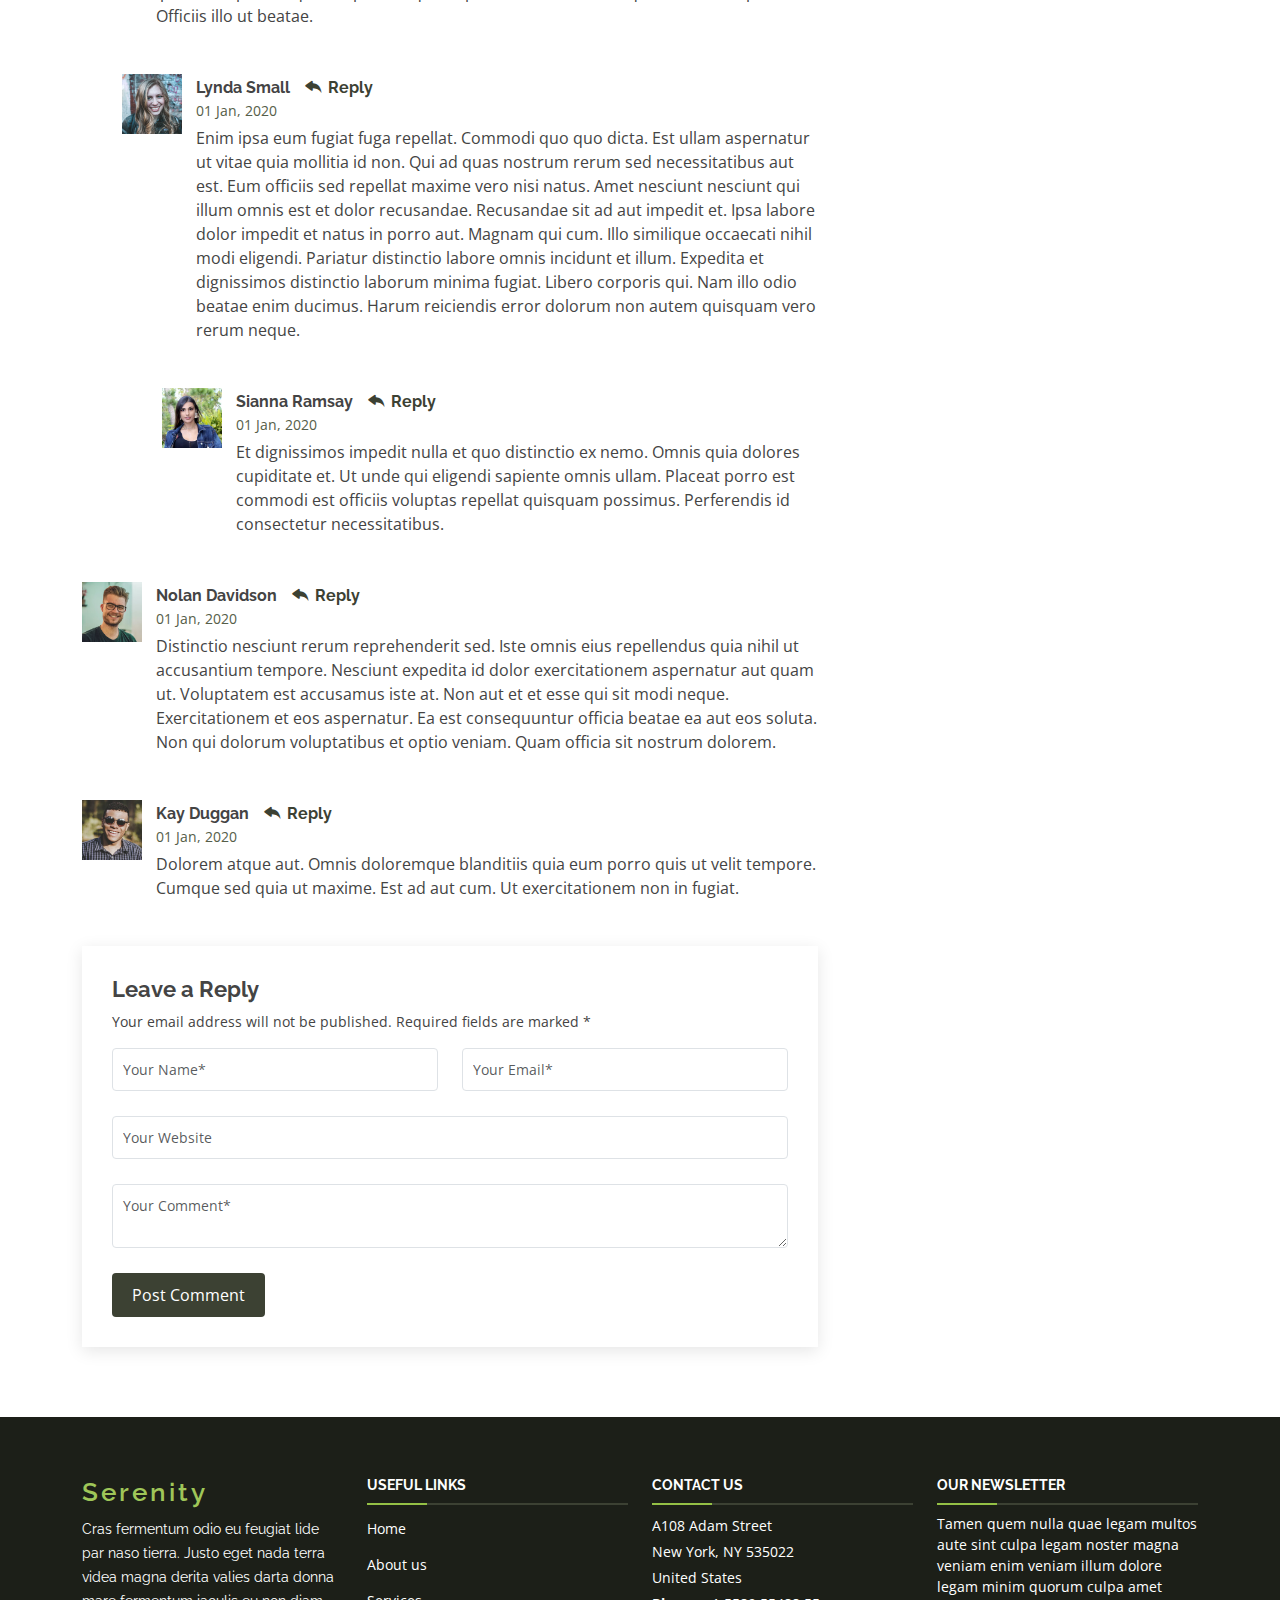
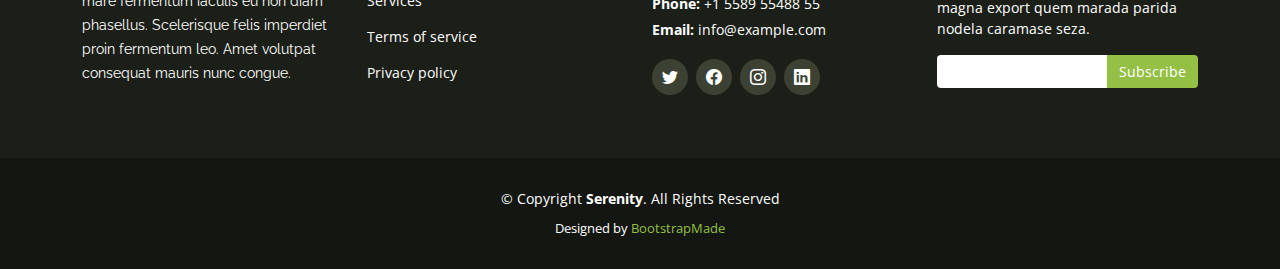
<file: blog-single.html>
<!DOCTYPE html>
<html lang="en">

<head>
  <meta charset="utf-8">
  <meta content="width=device-width, initial-scale=1.0" name="viewport">

  <title>Blog Single - Serenity Bootstrap Template</title>
  <meta content="" name="description">
  <meta content="" name="keywords">

  <!-- Favicons -->
  <link href="assets/img/favicon.png" rel="icon">
  <link href="assets/img/apple-touch-icon.png" rel="apple-touch-icon">

  <!-- Google Fonts -->
  <link href="https://fonts.googleapis.com/css?family=Open+Sans:300,300i,400,400i,600,600i,700,700i|Raleway:300,300i,400,400i,500,500i,600,600i,700,700i|Poppins:300,300i,400,400i,500,500i,600,600i,700,700i" rel="stylesheet">

  <!-- Vendor CSS Files -->
  <link href="assets/vendor/aos/aos.css" rel="stylesheet">
  <link href="assets/vendor/bootstrap/css/bootstrap.min.css" rel="stylesheet">
  <link href="assets/vendor/bootstrap-icons/bootstrap-icons.css" rel="stylesheet">
  <link href="assets/vendor/boxicons/css/boxicons.min.css" rel="stylesheet">
  <link href="assets/vendor/glightbox/css/glightbox.min.css" rel="stylesheet">
  <link href="assets/vendor/swiper/swiper-bundle.min.css" rel="stylesheet">

  <!-- Template Main CSS File -->
  <link href="assets/css/style.css" rel="stylesheet">

  <!-- =======================================================
  * Template Name: Serenity
  * Updated: Sep 18 2023 with Bootstrap v5.3.2
  * Template URL: https://bootstrapmade.com/serenity-bootstrap-corporate-template/
  * Author: BootstrapMade.com
  * License: https://bootstrapmade.com/license/
  ======================================================== -->
</head>

<body>

  <!-- ======= Header ======= -->
  <header id="header" class="fixed-top d-flex align-items-center">
    <div class="container d-flex align-items-center justify-content-between">

      <div class="logo">
        <h1 class="text-light"><a href="index.html">Serenity</a></h1>
        <!-- Uncomment below if you prefer to use an image logo -->
        <!-- <a href="index.html"><img src="assets/img/logo.png" alt="" class="img-fluid"></a>-->
      </div>

      <nav id="navbar" class="navbar">
        <ul>
          <li><a href="index.html">Home</a></li>
          <li class="dropdown"><a href="#"><span>About</span> <i class="bi bi-chevron-down"></i></a>
            <ul>
              <li><a href="about.html">About</a></li>
              <li><a href="team.html">Team</a></li>
              <li class="dropdown"><a href="#"><span>Deep Drop Down</span> <i class="bi bi-chevron-right"></i></a>
                <ul>
                  <li><a href="#">Deep Drop Down 1</a></li>
                  <li><a href="#">Deep Drop Down 2</a></li>
                  <li><a href="#">Deep Drop Down 3</a></li>
                  <li><a href="#">Deep Drop Down 4</a></li>
                  <li><a href="#">Deep Drop Down 5</a></li>
                </ul>
              </li>
            </ul>
          </li>
          <li><a href="services.html">Services</a></li>
          <li><a href="pricing.html">Pricing</a></li>
          <li><a href="portfolio.html">Portfolio</a></li>
          <li><a class="active" href="blog.html">Blog</a></li>
          <li><a href="contact.html">Contact</a></li>

          <li><a class="getstarted" href="about.html">Get Started</a></li>
        </ul>
        <i class="bi bi-list mobile-nav-toggle"></i>
      </nav><!-- .navbar -->

    </div>
  </header><!-- End Header -->

  <main id="main">

    <!-- ======= Breadcrumbs ======= -->
    <section id="breadcrumbs" class="breadcrumbs">
      <div class="breadcrumb-hero">
        <div class="container">
          <div class="breadcrumb-hero">
            <h2>Blog</h2>
            <p>Est dolorum ut non facere possimus quibusdam eligendi voluptatem. Quia id aut similique quia voluptas sit quaerat debitis. Rerum omnis ipsam aperiam consequatur laboriosam nemo harum praesentium. </p>
          </div>
        </div>
      </div>
      <div class="container">
        <ol>
          <li><a href="index.html">Home</a></li>
          <li><a href="blog.html">Blog</a></li>
          <li>Dolorum optio tempore voluptas dignissimos cumque fuga qui quibusdam quia</li>
        </ol>
      </div>
    </section><!-- End Breadcrumbs -->

    <!-- ======= Blog Single Section ======= -->
    <section id="blog" class="blog">
      <div class="container" data-aos="fade-up">

        <div class="row">

          <div class="col-lg-8 entries">

            <article class="entry entry-single">

              <div class="entry-img">
                <img src="assets/img/blog/blog-1.jpg" alt="" class="img-fluid">
              </div>

              <h2 class="entry-title">
                <a href="blog-single.html">Dolorum optio tempore voluptas dignissimos cumque fuga qui quibusdam quia</a>
              </h2>

              <div class="entry-meta">
                <ul>
                  <li class="d-flex align-items-center"><i class="bi bi-person"></i> <a href="blog-single.html">John Doe</a></li>
                  <li class="d-flex align-items-center"><i class="bi bi-clock"></i> <a href="blog-single.html"><time datetime="2020-01-01">Jan 1, 2020</time></a></li>
                  <li class="d-flex align-items-center"><i class="bi bi-chat-dots"></i> <a href="blog-single.html">12 Comments</a></li>
                </ul>
              </div>

              <div class="entry-content">
                <p>
                  Similique neque nam consequuntur ad non maxime aliquam quas. Quibusdam animi praesentium. Aliquam et laboriosam eius aut nostrum quidem aliquid dicta.
                  Et eveniet enim. Qui velit est ea dolorem doloremque deleniti aperiam unde soluta. Est cum et quod quos aut ut et sit sunt. Voluptate porro consequatur assumenda perferendis dolore.
                </p>

                <p>
                  Sit repellat hic cupiditate hic ut nemo. Quis nihil sunt non reiciendis. Sequi in accusamus harum vel aspernatur. Excepturi numquam nihil cumque odio. Et voluptate cupiditate.
                </p>

                <blockquote>
                  <p>
                    Et vero doloremque tempore voluptatem ratione vel aut. Deleniti sunt animi aut. Aut eos aliquam doloribus minus autem quos.
                  </p>
                </blockquote>

                <p>
                  Sed quo laboriosam qui architecto. Occaecati repellendus omnis dicta inventore tempore provident voluptas mollitia aliquid. Id repellendus quia. Asperiores nihil magni dicta est suscipit perspiciatis. Voluptate ex rerum assumenda dolores nihil quaerat.
                  Dolor porro tempora et quibusdam voluptas. Beatae aut at ad qui tempore corrupti velit quisquam rerum. Omnis dolorum exercitationem harum qui qui blanditiis neque.
                  Iusto autem itaque. Repudiandae hic quae aspernatur ea neque qui. Architecto voluptatem magni. Vel magnam quod et tempora deleniti error rerum nihil tempora.
                </p>

                <h3>Et quae iure vel ut odit alias.</h3>
                <p>
                  Officiis animi maxime nulla quo et harum eum quis a. Sit hic in qui quos fugit ut rerum atque. Optio provident dolores atque voluptatem rem excepturi molestiae qui. Voluptatem laborum omnis ullam quibusdam perspiciatis nulla nostrum. Voluptatum est libero eum nesciunt aliquid qui.
                  Quia et suscipit non sequi. Maxime sed odit. Beatae nesciunt nesciunt accusamus quia aut ratione aspernatur dolor. Sint harum eveniet dicta exercitationem minima. Exercitationem omnis asperiores natus aperiam dolor consequatur id ex sed. Quibusdam rerum dolores sint consequatur quidem ea.
                  Beatae minima sunt libero soluta sapiente in rem assumenda. Et qui odit voluptatem. Cum quibusdam voluptatem voluptatem accusamus mollitia aut atque aut.
                </p>
                <img src="assets/img/blog/blog-inside-post.jpg" class="img-fluid" alt="">

                <h3>Ut repellat blanditiis est dolore sunt dolorum quae.</h3>
                <p>
                  Rerum ea est assumenda pariatur quasi et quam. Facilis nam porro amet nostrum. In assumenda quia quae a id praesentium. Quos deleniti libero sed occaecati aut porro autem. Consectetur sed excepturi sint non placeat quia repellat incidunt labore. Autem facilis hic dolorum dolores vel.
                  Consectetur quasi id et optio praesentium aut asperiores eaque aut. Explicabo omnis quibusdam esse. Ex libero illum iusto totam et ut aut blanditiis. Veritatis numquam ut illum ut a quam vitae.
                </p>
                <p>
                  Alias quia non aliquid. Eos et ea velit. Voluptatem maxime enim omnis ipsa voluptas incidunt. Nulla sit eaque mollitia nisi asperiores est veniam.
                </p>

              </div>

              <div class="entry-footer">
                <i class="bi bi-folder"></i>
                <ul class="cats">
                  <li><a href="#">Business</a></li>
                </ul>

                <i class="bi bi-tags"></i>
                <ul class="tags">
                  <li><a href="#">Creative</a></li>
                  <li><a href="#">Tips</a></li>
                  <li><a href="#">Marketing</a></li>
                </ul>
              </div>

            </article><!-- End blog entry -->

            <div class="blog-author d-flex align-items-center">
              <img src="assets/img/blog/blog-author.jpg" class="rounded-circle float-left" alt="">
              <div>
                <h4>Jane Smith</h4>
                <div class="social-links">
                  <a href="https://twitters.com/#"><i class="bi bi-twitter"></i></a>
                  <a href="https://facebook.com/#"><i class="bi bi-facebook"></i></a>
                  <a href="https://instagram.com/#"><i class="biu bi-instagram"></i></a>
                </div>
                <p>
                  Itaque quidem optio quia voluptatibus dolorem dolor. Modi eum sed possimus accusantium. Quas repellat voluptatem officia numquam sint aspernatur voluptas. Esse et accusantium ut unde voluptas.
                </p>
              </div>
            </div><!-- End blog author bio -->

            <div class="blog-comments">

              <h4 class="comments-count">8 Comments</h4>

              <div id="comment-1" class="comment">
                <div class="d-flex">
                  <div class="comment-img"><img src="assets/img/blog/comments-1.jpg" alt=""></div>
                  <div>
                    <h5><a href="">Georgia Reader</a> <a href="#" class="reply"><i class="bi bi-reply-fill"></i> Reply</a></h5>
                    <time datetime="2020-01-01">01 Jan, 2020</time>
                    <p>
                      Et rerum totam nisi. Molestiae vel quam dolorum vel voluptatem et et. Est ad aut sapiente quis molestiae est qui cum soluta.
                      Vero aut rerum vel. Rerum quos laboriosam placeat ex qui. Sint qui facilis et.
                    </p>
                  </div>
                </div>
              </div><!-- End comment #1 -->

              <div id="comment-2" class="comment">
                <div class="d-flex">
                  <div class="comment-img"><img src="assets/img/blog/comments-2.jpg" alt=""></div>
                  <div>
                    <h5><a href="">Aron Alvarado</a> <a href="#" class="reply"><i class="bi bi-reply-fill"></i> Reply</a></h5>
                    <time datetime="2020-01-01">01 Jan, 2020</time>
                    <p>
                      Ipsam tempora sequi voluptatem quis sapiente non. Autem itaque eveniet saepe. Officiis illo ut beatae.
                    </p>
                  </div>
                </div>

                <div id="comment-reply-1" class="comment comment-reply">
                  <div class="d-flex">
                    <div class="comment-img"><img src="assets/img/blog/comments-3.jpg" alt=""></div>
                    <div>
                      <h5><a href="">Lynda Small</a> <a href="#" class="reply"><i class="bi bi-reply-fill"></i> Reply</a></h5>
                      <time datetime="2020-01-01">01 Jan, 2020</time>
                      <p>
                        Enim ipsa eum fugiat fuga repellat. Commodi quo quo dicta. Est ullam aspernatur ut vitae quia mollitia id non. Qui ad quas nostrum rerum sed necessitatibus aut est. Eum officiis sed repellat maxime vero nisi natus. Amet nesciunt nesciunt qui illum omnis est et dolor recusandae.

                        Recusandae sit ad aut impedit et. Ipsa labore dolor impedit et natus in porro aut. Magnam qui cum. Illo similique occaecati nihil modi eligendi. Pariatur distinctio labore omnis incidunt et illum. Expedita et dignissimos distinctio laborum minima fugiat.

                        Libero corporis qui. Nam illo odio beatae enim ducimus. Harum reiciendis error dolorum non autem quisquam vero rerum neque.
                      </p>
                    </div>
                  </div>

                  <div id="comment-reply-2" class="comment comment-reply">
                    <div class="d-flex">
                      <div class="comment-img"><img src="assets/img/blog/comments-4.jpg" alt=""></div>
                      <div>
                        <h5><a href="">Sianna Ramsay</a> <a href="#" class="reply"><i class="bi bi-reply-fill"></i> Reply</a></h5>
                        <time datetime="2020-01-01">01 Jan, 2020</time>
                        <p>
                          Et dignissimos impedit nulla et quo distinctio ex nemo. Omnis quia dolores cupiditate et. Ut unde qui eligendi sapiente omnis ullam. Placeat porro est commodi est officiis voluptas repellat quisquam possimus. Perferendis id consectetur necessitatibus.
                        </p>
                      </div>
                    </div>

                  </div><!-- End comment reply #2-->

                </div><!-- End comment reply #1-->

              </div><!-- End comment #2-->

              <div id="comment-3" class="comment">
                <div class="d-flex">
                  <div class="comment-img"><img src="assets/img/blog/comments-5.jpg" alt=""></div>
                  <div>
                    <h5><a href="">Nolan Davidson</a> <a href="#" class="reply"><i class="bi bi-reply-fill"></i> Reply</a></h5>
                    <time datetime="2020-01-01">01 Jan, 2020</time>
                    <p>
                      Distinctio nesciunt rerum reprehenderit sed. Iste omnis eius repellendus quia nihil ut accusantium tempore. Nesciunt expedita id dolor exercitationem aspernatur aut quam ut. Voluptatem est accusamus iste at.
                      Non aut et et esse qui sit modi neque. Exercitationem et eos aspernatur. Ea est consequuntur officia beatae ea aut eos soluta. Non qui dolorum voluptatibus et optio veniam. Quam officia sit nostrum dolorem.
                    </p>
                  </div>
                </div>

              </div><!-- End comment #3 -->

              <div id="comment-4" class="comment">
                <div class="d-flex">
                  <div class="comment-img"><img src="assets/img/blog/comments-6.jpg" alt=""></div>
                  <div>
                    <h5><a href="">Kay Duggan</a> <a href="#" class="reply"><i class="bi bi-reply-fill"></i> Reply</a></h5>
                    <time datetime="2020-01-01">01 Jan, 2020</time>
                    <p>
                      Dolorem atque aut. Omnis doloremque blanditiis quia eum porro quis ut velit tempore. Cumque sed quia ut maxime. Est ad aut cum. Ut exercitationem non in fugiat.
                    </p>
                  </div>
                </div>

              </div><!-- End comment #4 -->

              <div class="reply-form">
                <h4>Leave a Reply</h4>
                <p>Your email address will not be published. Required fields are marked * </p>
                <form action="">
                  <div class="row">
                    <div class="col-md-6 form-group">
                      <input name="name" type="text" class="form-control" placeholder="Your Name*">
                    </div>
                    <div class="col-md-6 form-group">
                      <input name="email" type="text" class="form-control" placeholder="Your Email*">
                    </div>
                  </div>
                  <div class="row">
                    <div class="col form-group">
                      <input name="website" type="text" class="form-control" placeholder="Your Website">
                    </div>
                  </div>
                  <div class="row">
                    <div class="col form-group">
                      <textarea name="comment" class="form-control" placeholder="Your Comment*"></textarea>
                    </div>
                  </div>
                  <button type="submit" class="btn btn-primary">Post Comment</button>

                </form>

              </div>

            </div><!-- End blog comments -->

          </div><!-- End blog entries list -->

          <div class="col-lg-4">

            <div class="sidebar">

              <h3 class="sidebar-title">Search</h3>
              <div class="sidebar-item search-form">
                <form action="">
                  <input type="text">
                  <button type="submit"><i class="bi bi-search"></i></button>
                </form>
              </div><!-- End sidebar search formn-->

              <h3 class="sidebar-title">Categories</h3>
              <div class="sidebar-item categories">
                <ul>
                  <li><a href="#">General <span>(25)</span></a></li>
                  <li><a href="#">Lifestyle <span>(12)</span></a></li>
                  <li><a href="#">Travel <span>(5)</span></a></li>
                  <li><a href="#">Design <span>(22)</span></a></li>
                  <li><a href="#">Creative <span>(8)</span></a></li>
                  <li><a href="#">Educaion <span>(14)</span></a></li>
                </ul>
              </div><!-- End sidebar categories-->

              <h3 class="sidebar-title">Recent Posts</h3>
              <div class="sidebar-item recent-posts">
                <div class="post-item clearfix">
                  <img src="assets/img/blog/blog-recent-1.jpg" alt="">
                  <h4><a href="blog-single.html">Nihil blanditiis at in nihil autem</a></h4>
                  <time datetime="2020-01-01">Jan 1, 2020</time>
                </div>

                <div class="post-item clearfix">
                  <img src="assets/img/blog/blog-recent-2.jpg" alt="">
                  <h4><a href="blog-single.html">Quidem autem et impedit</a></h4>
                  <time datetime="2020-01-01">Jan 1, 2020</time>
                </div>

                <div class="post-item clearfix">
                  <img src="assets/img/blog/blog-recent-3.jpg" alt="">
                  <h4><a href="blog-single.html">Id quia et et ut maxime similique occaecati ut</a></h4>
                  <time datetime="2020-01-01">Jan 1, 2020</time>
                </div>

                <div class="post-item clearfix">
                  <img src="assets/img/blog/blog-recent-4.jpg" alt="">
                  <h4><a href="blog-single.html">Laborum corporis quo dara net para</a></h4>
                  <time datetime="2020-01-01">Jan 1, 2020</time>
                </div>

                <div class="post-item clearfix">
                  <img src="assets/img/blog/blog-recent-5.jpg" alt="">
                  <h4><a href="blog-single.html">Et dolores corrupti quae illo quod dolor</a></h4>
                  <time datetime="2020-01-01">Jan 1, 2020</time>
                </div>

              </div><!-- End sidebar recent posts-->

              <h3 class="sidebar-title">Tags</h3>
              <div class="sidebar-item tags">
                <ul>
                  <li><a href="#">App</a></li>
                  <li><a href="#">IT</a></li>
                  <li><a href="#">Business</a></li>
                  <li><a href="#">Mac</a></li>
                  <li><a href="#">Design</a></li>
                  <li><a href="#">Office</a></li>
                  <li><a href="#">Creative</a></li>
                  <li><a href="#">Studio</a></li>
                  <li><a href="#">Smart</a></li>
                  <li><a href="#">Tips</a></li>
                  <li><a href="#">Marketing</a></li>
                </ul>
              </div><!-- End sidebar tags-->

            </div><!-- End sidebar -->

          </div><!-- End blog sidebar -->

        </div>

      </div>
    </section><!-- End Blog Single Section -->

  </main><!-- End #main -->

  <!-- ======= Footer ======= -->
  <footer id="footer">
    <div class="footer-top">
      <div class="container">
        <div class="row">

          <div class="col-lg-3 col-md-6 footer-info">
            <h3>Serenity</h3>
            <p>Cras fermentum odio eu feugiat lide par naso tierra. Justo eget nada terra videa magna derita valies darta donna mare fermentum iaculis eu non diam phasellus. Scelerisque felis imperdiet proin fermentum leo. Amet volutpat consequat mauris nunc congue.</p>
          </div>

          <div class="col-lg-3 col-md-6 footer-links">
            <h4>Useful Links</h4>
            <ul>
              <li><a href="#">Home</a></li>
              <li><a href="#">About us</a></li>
              <li><a href="#">Services</a></li>
              <li><a href="#">Terms of service</a></li>
              <li><a href="#">Privacy policy</a></li>
            </ul>
          </div>

          <div class="col-lg-3 col-md-6 footer-contact">
            <h4>Contact Us</h4>
            <p>
              A108 Adam Street <br>
              New York, NY 535022<br>
              United States <br>
              <strong>Phone:</strong> +1 5589 55488 55<br>
              <strong>Email:</strong> info@example.com<br>
            </p>

            <div class="social-links">
              <a href="#" class="twitter"><i class="bi bi-twitter"></i></a>
              <a href="#" class="facebook"><i class="bi bi-facebook"></i></a>
              <a href="#" class="instagram"><i class="bi bi-instagram"></i></a>
              <a href="#" class="linkedin"><i class="bi bi-linkedin"></i></a>
            </div>

          </div>

          <div class="col-lg-3 col-md-6 footer-newsletter">
            <h4>Our Newsletter</h4>
            <p>Tamen quem nulla quae legam multos aute sint culpa legam noster magna veniam enim veniam illum dolore legam minim quorum culpa amet magna export quem marada parida nodela caramase seza.</p>
            <form action="" method="post">
              <input type="email" name="email"><input type="submit" value="Subscribe">
            </form>
          </div>

        </div>
      </div>
    </div>

    <div class="container">
      <div class="copyright">
        &copy; Copyright <strong><span>Serenity</span></strong>. All Rights Reserved
      </div>
      <div class="credits">
        <!-- All the links in the footer should remain intact. -->
        <!-- You can delete the links only if you purchased the pro version. -->
        <!-- Licensing information: https://bootstrapmade.com/license/ -->
        <!-- Purchase the pro version with working PHP/AJAX contact form: https://bootstrapmade.com/serenity-bootstrap-corporate-template/ -->
        Designed by <a href="https://bootstrapmade.com/">BootstrapMade</a>
      </div>
    </div>
  </footer><!-- End Footer -->

  <a href="#" class="back-to-top d-flex align-items-center justify-content-center"><i class="bi bi-arrow-up-short"></i></a>

  <!-- Vendor JS Files -->
  <script src="assets/vendor/purecounter/purecounter_vanilla.js"></script>
  <script src="assets/vendor/aos/aos.js"></script>
  <script src="assets/vendor/bootstrap/js/bootstrap.bundle.min.js"></script>
  <script src="assets/vendor/glightbox/js/glightbox.min.js"></script>
  <script src="assets/vendor/isotope-layout/isotope.pkgd.min.js"></script>
  <script src="assets/vendor/swiper/swiper-bundle.min.js"></script>
  <script src="assets/vendor/waypoints/noframework.waypoints.js"></script>
  <script src="assets/vendor/php-email-form/validate.js"></script>

  <!-- Template Main JS File -->
  <script src="assets/js/main.js"></script>

</body>

</html>
</file>
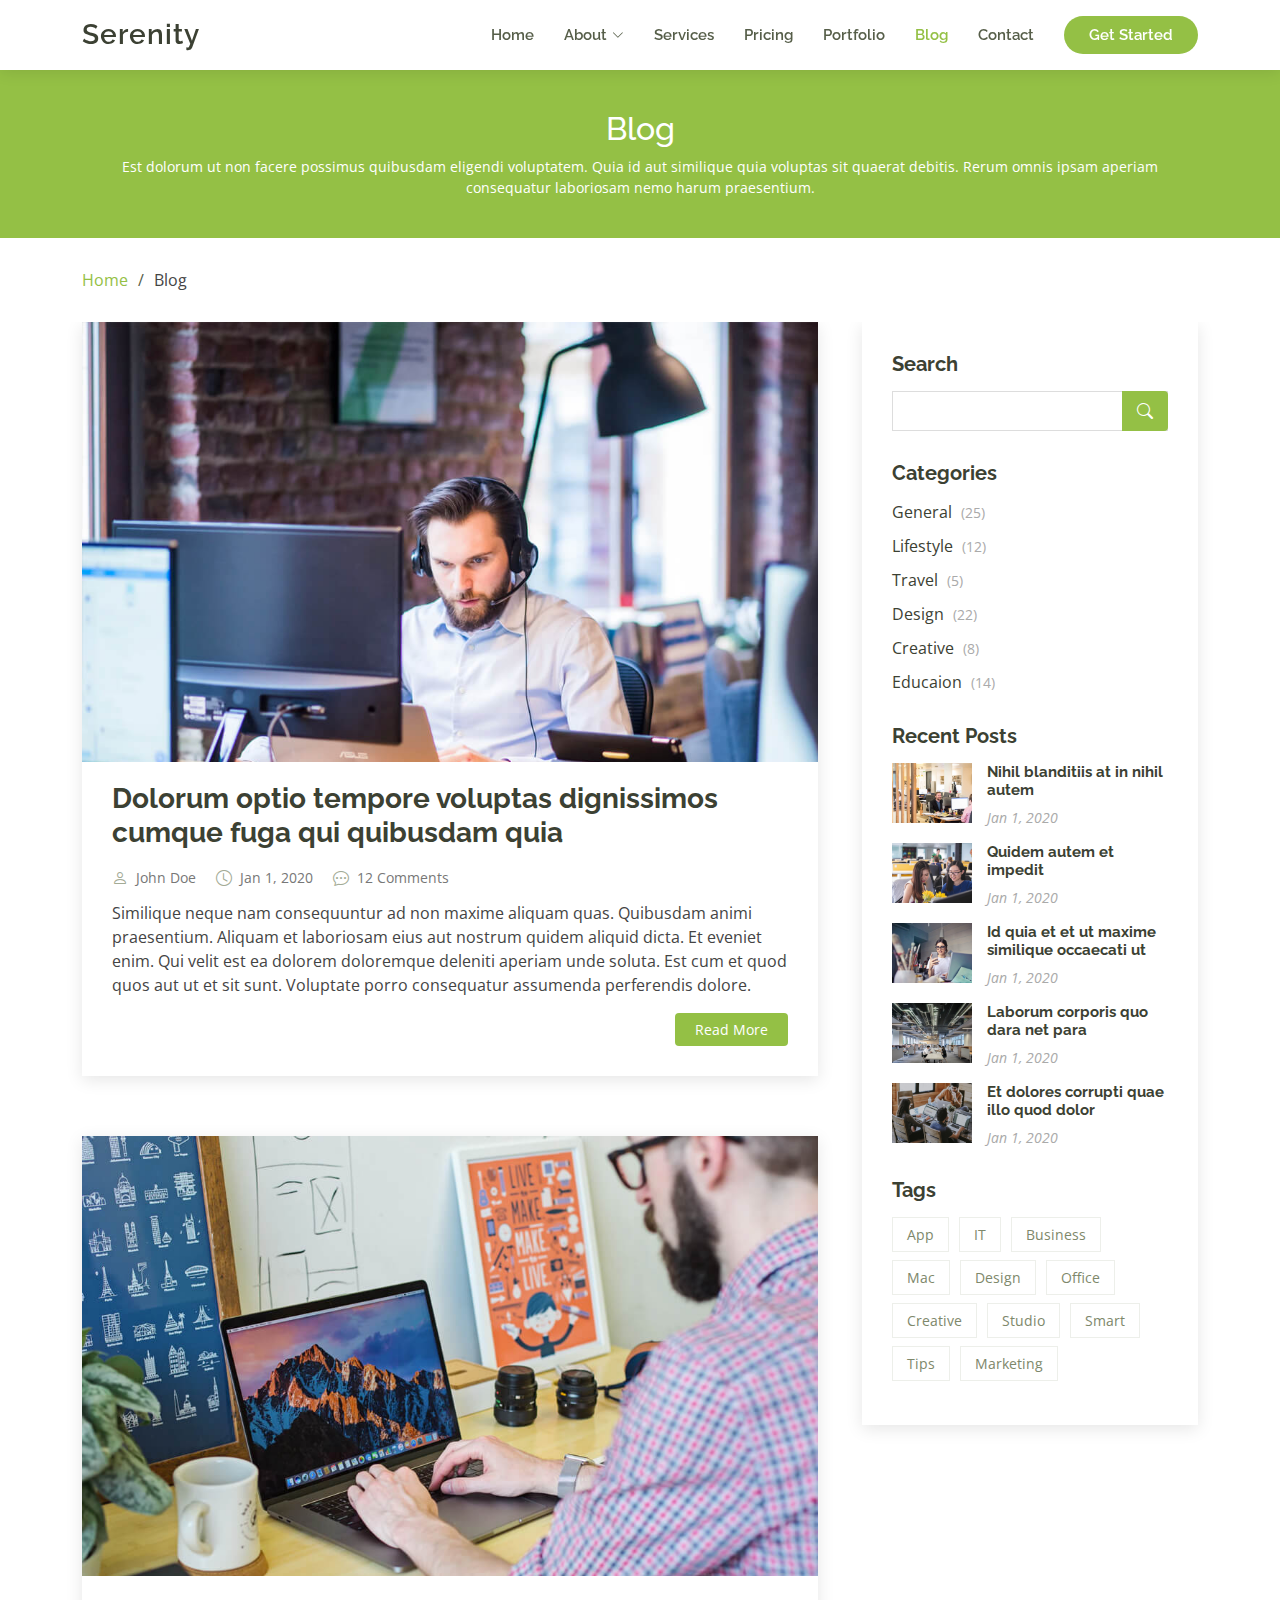
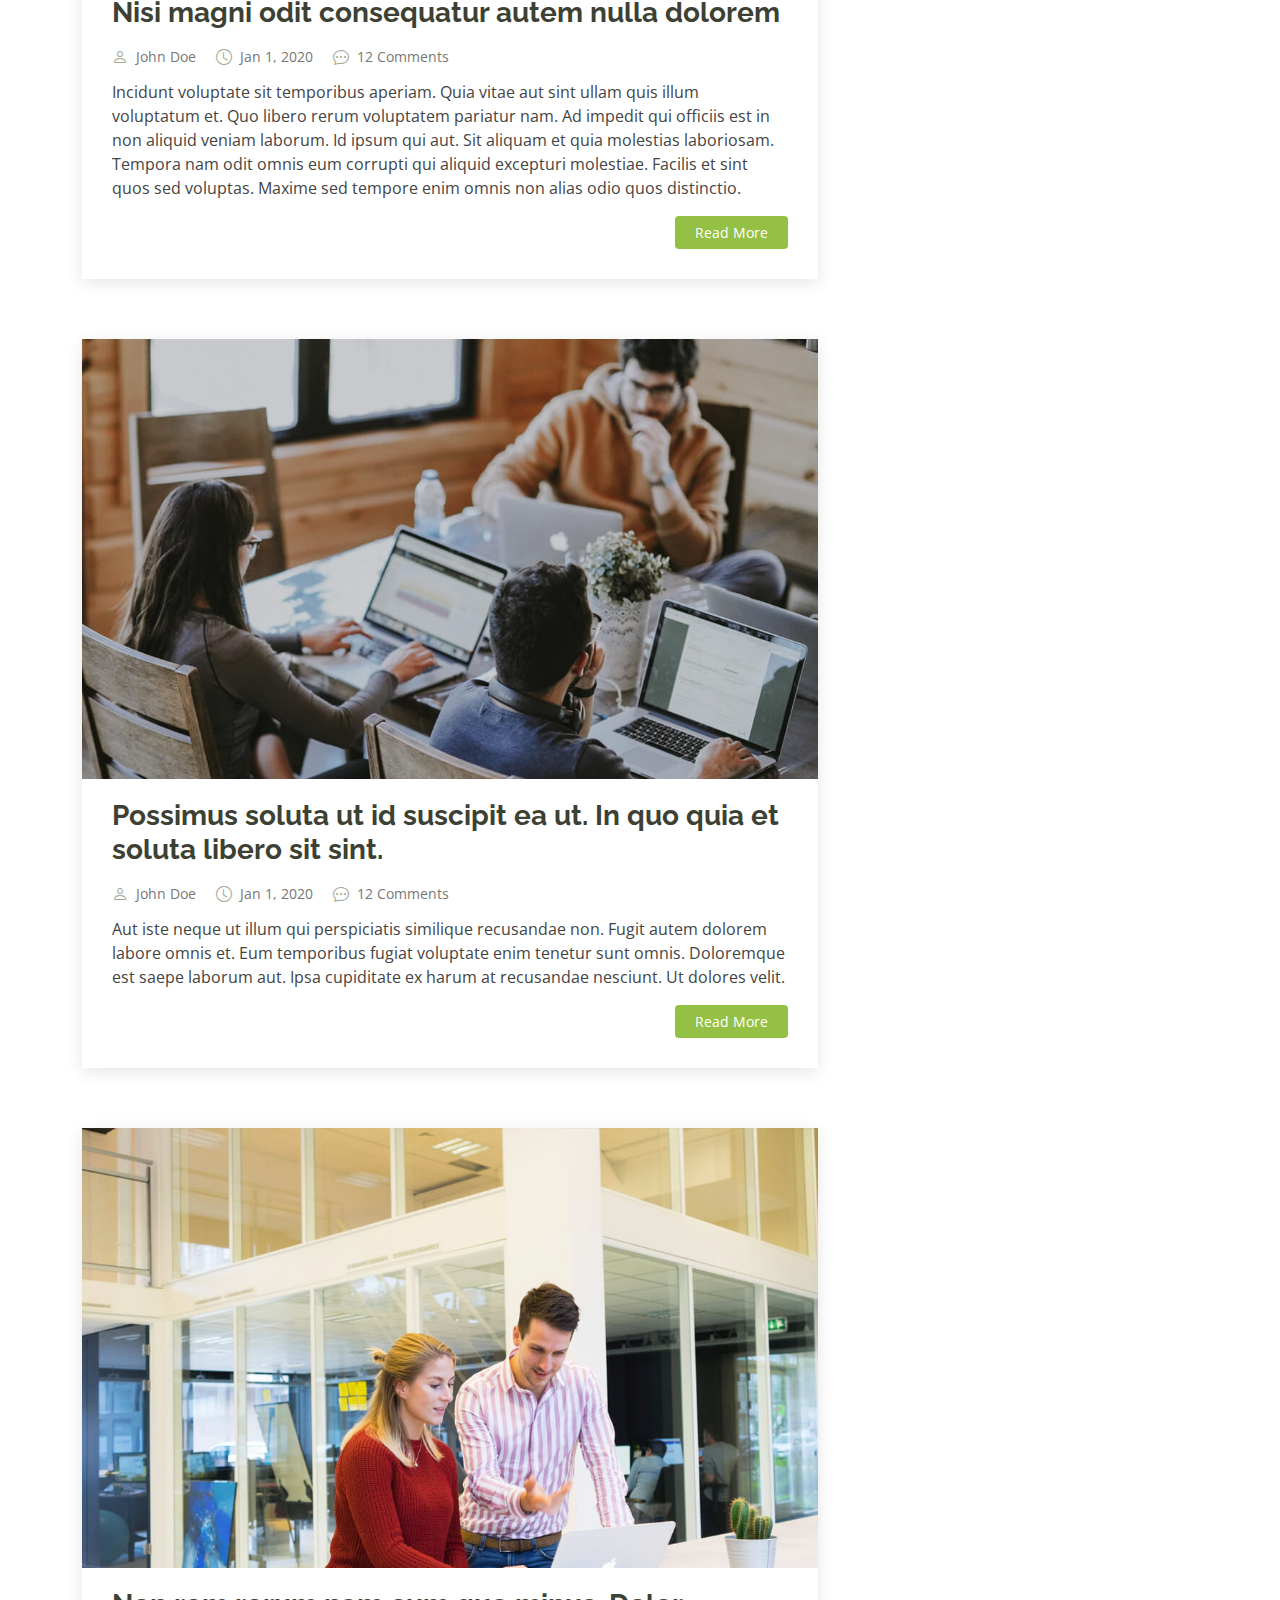
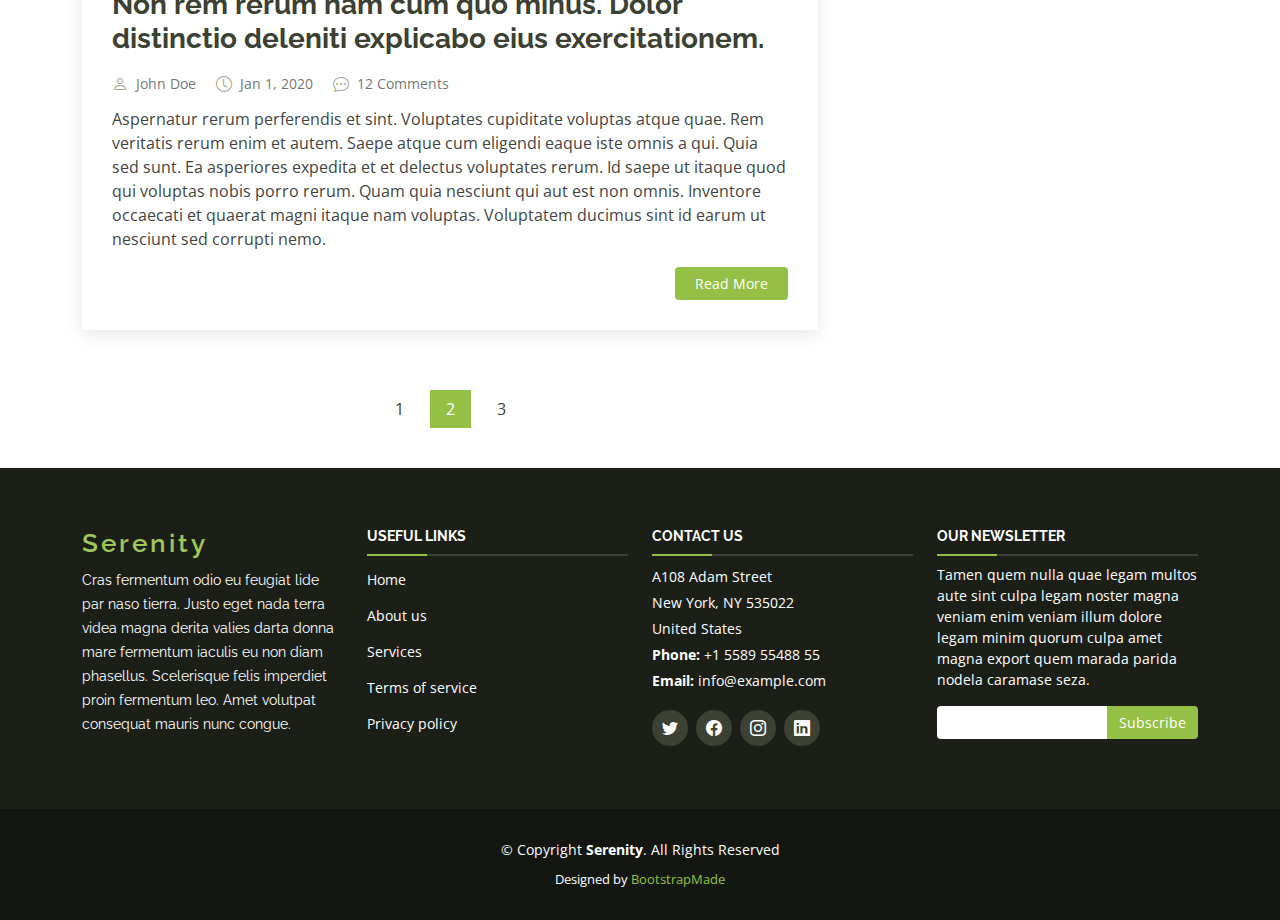
<file: blog.html>
<!DOCTYPE html>
<html lang="en">

<head>
  <meta charset="utf-8">
  <meta content="width=device-width, initial-scale=1.0" name="viewport">

  <title>Blog - Serenity Bootstrap Template</title>
  <meta content="" name="description">
  <meta content="" name="keywords">

  <!-- Favicons -->
  <link href="assets/img/favicon.png" rel="icon">
  <link href="assets/img/apple-touch-icon.png" rel="apple-touch-icon">

  <!-- Google Fonts -->
  <link href="https://fonts.googleapis.com/css?family=Open+Sans:300,300i,400,400i,600,600i,700,700i|Raleway:300,300i,400,400i,500,500i,600,600i,700,700i|Poppins:300,300i,400,400i,500,500i,600,600i,700,700i" rel="stylesheet">

  <!-- Vendor CSS Files -->
  <link href="assets/vendor/aos/aos.css" rel="stylesheet">
  <link href="assets/vendor/bootstrap/css/bootstrap.min.css" rel="stylesheet">
  <link href="assets/vendor/bootstrap-icons/bootstrap-icons.css" rel="stylesheet">
  <link href="assets/vendor/boxicons/css/boxicons.min.css" rel="stylesheet">
  <link href="assets/vendor/glightbox/css/glightbox.min.css" rel="stylesheet">
  <link href="assets/vendor/swiper/swiper-bundle.min.css" rel="stylesheet">

  <!-- Template Main CSS File -->
  <link href="assets/css/style.css" rel="stylesheet">

  <!-- =======================================================
  * Template Name: Serenity
  * Updated: Sep 18 2023 with Bootstrap v5.3.2
  * Template URL: https://bootstrapmade.com/serenity-bootstrap-corporate-template/
  * Author: BootstrapMade.com
  * License: https://bootstrapmade.com/license/
  ======================================================== -->
</head>

<body>

  <!-- ======= Header ======= -->
  <header id="header" class="fixed-top d-flex align-items-center">
    <div class="container d-flex align-items-center justify-content-between">

      <div class="logo">
        <h1 class="text-light"><a href="index.html">Serenity</a></h1>
        <!-- Uncomment below if you prefer to use an image logo -->
        <!-- <a href="index.html"><img src="assets/img/logo.png" alt="" class="img-fluid"></a>-->
      </div>

      <nav id="navbar" class="navbar">
        <ul>
          <li><a href="index.html">Home</a></li>
          <li class="dropdown"><a href="#"><span>About</span> <i class="bi bi-chevron-down"></i></a>
            <ul>
              <li><a href="about.html">About</a></li>
              <li><a href="team.html">Team</a></li>
              <li class="dropdown"><a href="#"><span>Deep Drop Down</span> <i class="bi bi-chevron-right"></i></a>
                <ul>
                  <li><a href="#">Deep Drop Down 1</a></li>
                  <li><a href="#">Deep Drop Down 2</a></li>
                  <li><a href="#">Deep Drop Down 3</a></li>
                  <li><a href="#">Deep Drop Down 4</a></li>
                  <li><a href="#">Deep Drop Down 5</a></li>
                </ul>
              </li>
            </ul>
          </li>
          <li><a href="services.html">Services</a></li>
          <li><a href="pricing.html">Pricing</a></li>
          <li><a href="portfolio.html">Portfolio</a></li>
          <li><a class="active" href="blog.html">Blog</a></li>
          <li><a href="contact.html">Contact</a></li>

          <li><a class="getstarted" href="about.html">Get Started</a></li>
        </ul>
        <i class="bi bi-list mobile-nav-toggle"></i>
      </nav><!-- .navbar -->

    </div>
  </header><!-- End Header -->

  <main id="main">

    <!-- ======= Breadcrumbs ======= -->
    <section id="breadcrumbs" class="breadcrumbs">
      <div class="breadcrumb-hero">
        <div class="container">
          <div class="breadcrumb-hero">
            <h2>Blog</h2>
            <p>Est dolorum ut non facere possimus quibusdam eligendi voluptatem. Quia id aut similique quia voluptas sit quaerat debitis. Rerum omnis ipsam aperiam consequatur laboriosam nemo harum praesentium. </p>
          </div>
        </div>
      </div>
      <div class="container">
        <ol>
          <li><a href="index.html">Home</a></li>
          <li>Blog</li>
        </ol>
      </div>
    </section><!-- End Breadcrumbs -->

    <!-- ======= Blog Section ======= -->
    <section id="blog" class="blog">
      <div class="container" data-aos="fade-up">

        <div class="row">

          <div class="col-lg-8 entries">

            <article class="entry">

              <div class="entry-img">
                <img src="assets/img/blog/blog-1.jpg" alt="" class="img-fluid">
              </div>

              <h2 class="entry-title">
                <a href="blog-single.html">Dolorum optio tempore voluptas dignissimos cumque fuga qui quibusdam quia</a>
              </h2>

              <div class="entry-meta">
                <ul>
                  <li class="d-flex align-items-center"><i class="bi bi-person"></i> <a href="blog-single.html">John Doe</a></li>
                  <li class="d-flex align-items-center"><i class="bi bi-clock"></i> <a href="blog-single.html"><time datetime="2020-01-01">Jan 1, 2020</time></a></li>
                  <li class="d-flex align-items-center"><i class="bi bi-chat-dots"></i> <a href="blog-single.html">12 Comments</a></li>
                </ul>
              </div>

              <div class="entry-content">
                <p>
                  Similique neque nam consequuntur ad non maxime aliquam quas. Quibusdam animi praesentium. Aliquam et laboriosam eius aut nostrum quidem aliquid dicta.
                  Et eveniet enim. Qui velit est ea dolorem doloremque deleniti aperiam unde soluta. Est cum et quod quos aut ut et sit sunt. Voluptate porro consequatur assumenda perferendis dolore.
                </p>
                <div class="read-more">
                  <a href="blog-single.html">Read More</a>
                </div>
              </div>

            </article><!-- End blog entry -->

            <article class="entry">

              <div class="entry-img">
                <img src="assets/img/blog/blog-2.jpg" alt="" class="img-fluid">
              </div>

              <h2 class="entry-title">
                <a href="blog-single.html">Nisi magni odit consequatur autem nulla dolorem</a>
              </h2>

              <div class="entry-meta">
                <ul>
                  <li class="d-flex align-items-center"><i class="bi bi-person"></i> <a href="blog-single.html">John Doe</a></li>
                  <li class="d-flex align-items-center"><i class="bi bi-clock"></i> <a href="blog-single.html"><time datetime="2020-01-01">Jan 1, 2020</time></a></li>
                  <li class="d-flex align-items-center"><i class="bi bi-chat-dots"></i> <a href="blog-single.html">12 Comments</a></li>
                </ul>
              </div>

              <div class="entry-content">
                <p>
                  Incidunt voluptate sit temporibus aperiam. Quia vitae aut sint ullam quis illum voluptatum et. Quo libero rerum voluptatem pariatur nam.
                  Ad impedit qui officiis est in non aliquid veniam laborum. Id ipsum qui aut. Sit aliquam et quia molestias laboriosam. Tempora nam odit omnis eum corrupti qui aliquid excepturi molestiae. Facilis et sint quos sed voluptas. Maxime sed tempore enim omnis non alias odio quos distinctio.
                </p>
                <div class="read-more">
                  <a href="blog-single.html">Read More</a>
                </div>
              </div>

            </article><!-- End blog entry -->

            <article class="entry">

              <div class="entry-img">
                <img src="assets/img/blog/blog-3.jpg" alt="" class="img-fluid">
              </div>

              <h2 class="entry-title">
                <a href="blog-single.html">Possimus soluta ut id suscipit ea ut. In quo quia et soluta libero sit sint.</a>
              </h2>

              <div class="entry-meta">
                <ul>
                  <li class="d-flex align-items-center"><i class="bi bi-person"></i> <a href="blog-single.html">John Doe</a></li>
                  <li class="d-flex align-items-center"><i class="bi bi-clock"></i> <a href="blog-single.html"><time datetime="2020-01-01">Jan 1, 2020</time></a></li>
                  <li class="d-flex align-items-center"><i class="bi bi-chat-dots"></i> <a href="blog-single.html">12 Comments</a></li>
                </ul>
              </div>

              <div class="entry-content">
                <p>
                  Aut iste neque ut illum qui perspiciatis similique recusandae non. Fugit autem dolorem labore omnis et. Eum temporibus fugiat voluptate enim tenetur sunt omnis.
                  Doloremque est saepe laborum aut. Ipsa cupiditate ex harum at recusandae nesciunt. Ut dolores velit.
                </p>
                <div class="read-more">
                  <a href="blog-single.html">Read More</a>
                </div>
              </div>

            </article><!-- End blog entry -->

            <article class="entry">

              <div class="entry-img">
                <img src="assets/img/blog/blog-4.jpg" alt="" class="img-fluid">
              </div>

              <h2 class="entry-title">
                <a href="blog-single.html">Non rem rerum nam cum quo minus. Dolor distinctio deleniti explicabo eius exercitationem.</a>
              </h2>

              <div class="entry-meta">
                <ul>
                  <li class="d-flex align-items-center"><i class="bi bi-person"></i> <a href="blog-single.html">John Doe</a></li>
                  <li class="d-flex align-items-center"><i class="bi bi-clock"></i> <a href="blog-single.html"><time datetime="2020-01-01">Jan 1, 2020</time></a></li>
                  <li class="d-flex align-items-center"><i class="bi bi-chat-dots"></i> <a href="blog-single.html">12 Comments</a></li>
                </ul>
              </div>

              <div class="entry-content">
                <p>
                  Aspernatur rerum perferendis et sint. Voluptates cupiditate voluptas atque quae. Rem veritatis rerum enim et autem. Saepe atque cum eligendi eaque iste omnis a qui.
                  Quia sed sunt. Ea asperiores expedita et et delectus voluptates rerum. Id saepe ut itaque quod qui voluptas nobis porro rerum. Quam quia nesciunt qui aut est non omnis. Inventore occaecati et quaerat magni itaque nam voluptas. Voluptatem ducimus sint id earum ut nesciunt sed corrupti nemo.
                </p>
                <div class="read-more">
                  <a href="blog-single.html">Read More</a>
                </div>
              </div>

            </article><!-- End blog entry -->

            <div class="blog-pagination">
              <ul class="justify-content-center">
                <li><a href="#">1</a></li>
                <li class="active"><a href="#">2</a></li>
                <li><a href="#">3</a></li>
              </ul>
            </div>

          </div><!-- End blog entries list -->

          <div class="col-lg-4">

            <div class="sidebar">

              <h3 class="sidebar-title">Search</h3>
              <div class="sidebar-item search-form">
                <form action="">
                  <input type="text">
                  <button type="submit"><i class="bi bi-search"></i></button>
                </form>
              </div><!-- End sidebar search formn-->

              <h3 class="sidebar-title">Categories</h3>
              <div class="sidebar-item categories">
                <ul>
                  <li><a href="#">General <span>(25)</span></a></li>
                  <li><a href="#">Lifestyle <span>(12)</span></a></li>
                  <li><a href="#">Travel <span>(5)</span></a></li>
                  <li><a href="#">Design <span>(22)</span></a></li>
                  <li><a href="#">Creative <span>(8)</span></a></li>
                  <li><a href="#">Educaion <span>(14)</span></a></li>
                </ul>
              </div><!-- End sidebar categories-->

              <h3 class="sidebar-title">Recent Posts</h3>
              <div class="sidebar-item recent-posts">
                <div class="post-item clearfix">
                  <img src="assets/img/blog/blog-recent-1.jpg" alt="">
                  <h4><a href="blog-single.html">Nihil blanditiis at in nihil autem</a></h4>
                  <time datetime="2020-01-01">Jan 1, 2020</time>
                </div>

                <div class="post-item clearfix">
                  <img src="assets/img/blog/blog-recent-2.jpg" alt="">
                  <h4><a href="blog-single.html">Quidem autem et impedit</a></h4>
                  <time datetime="2020-01-01">Jan 1, 2020</time>
                </div>

                <div class="post-item clearfix">
                  <img src="assets/img/blog/blog-recent-3.jpg" alt="">
                  <h4><a href="blog-single.html">Id quia et et ut maxime similique occaecati ut</a></h4>
                  <time datetime="2020-01-01">Jan 1, 2020</time>
                </div>

                <div class="post-item clearfix">
                  <img src="assets/img/blog/blog-recent-4.jpg" alt="">
                  <h4><a href="blog-single.html">Laborum corporis quo dara net para</a></h4>
                  <time datetime="2020-01-01">Jan 1, 2020</time>
                </div>

                <div class="post-item clearfix">
                  <img src="assets/img/blog/blog-recent-5.jpg" alt="">
                  <h4><a href="blog-single.html">Et dolores corrupti quae illo quod dolor</a></h4>
                  <time datetime="2020-01-01">Jan 1, 2020</time>
                </div>

              </div><!-- End sidebar recent posts-->

              <h3 class="sidebar-title">Tags</h3>
              <div class="sidebar-item tags">
                <ul>
                  <li><a href="#">App</a></li>
                  <li><a href="#">IT</a></li>
                  <li><a href="#">Business</a></li>
                  <li><a href="#">Mac</a></li>
                  <li><a href="#">Design</a></li>
                  <li><a href="#">Office</a></li>
                  <li><a href="#">Creative</a></li>
                  <li><a href="#">Studio</a></li>
                  <li><a href="#">Smart</a></li>
                  <li><a href="#">Tips</a></li>
                  <li><a href="#">Marketing</a></li>
                </ul>
              </div><!-- End sidebar tags-->

            </div><!-- End sidebar -->

          </div><!-- End blog sidebar -->

        </div>

      </div>
    </section><!-- End Blog Section -->

  </main><!-- End #main -->

  <!-- ======= Footer ======= -->
  <footer id="footer">
    <div class="footer-top">
      <div class="container">
        <div class="row">

          <div class="col-lg-3 col-md-6 footer-info">
            <h3>Serenity</h3>
            <p>Cras fermentum odio eu feugiat lide par naso tierra. Justo eget nada terra videa magna derita valies darta donna mare fermentum iaculis eu non diam phasellus. Scelerisque felis imperdiet proin fermentum leo. Amet volutpat consequat mauris nunc congue.</p>
          </div>

          <div class="col-lg-3 col-md-6 footer-links">
            <h4>Useful Links</h4>
            <ul>
              <li><a href="#">Home</a></li>
              <li><a href="#">About us</a></li>
              <li><a href="#">Services</a></li>
              <li><a href="#">Terms of service</a></li>
              <li><a href="#">Privacy policy</a></li>
            </ul>
          </div>

          <div class="col-lg-3 col-md-6 footer-contact">
            <h4>Contact Us</h4>
            <p>
              A108 Adam Street <br>
              New York, NY 535022<br>
              United States <br>
              <strong>Phone:</strong> +1 5589 55488 55<br>
              <strong>Email:</strong> info@example.com<br>
            </p>

            <div class="social-links">
              <a href="#" class="twitter"><i class="bi bi-twitter"></i></a>
              <a href="#" class="facebook"><i class="bi bi-facebook"></i></a>
              <a href="#" class="instagram"><i class="bi bi-instagram"></i></a>
              <a href="#" class="linkedin"><i class="bi bi-linkedin"></i></a>
            </div>

          </div>

          <div class="col-lg-3 col-md-6 footer-newsletter">
            <h4>Our Newsletter</h4>
            <p>Tamen quem nulla quae legam multos aute sint culpa legam noster magna veniam enim veniam illum dolore legam minim quorum culpa amet magna export quem marada parida nodela caramase seza.</p>
            <form action="" method="post">
              <input type="email" name="email"><input type="submit" value="Subscribe">
            </form>
          </div>

        </div>
      </div>
    </div>

    <div class="container">
      <div class="copyright">
        &copy; Copyright <strong><span>Serenity</span></strong>. All Rights Reserved
      </div>
      <div class="credits">
        <!-- All the links in the footer should remain intact. -->
        <!-- You can delete the links only if you purchased the pro version. -->
        <!-- Licensing information: https://bootstrapmade.com/license/ -->
        <!-- Purchase the pro version with working PHP/AJAX contact form: https://bootstrapmade.com/serenity-bootstrap-corporate-template/ -->
        Designed by <a href="https://bootstrapmade.com/">BootstrapMade</a>
      </div>
    </div>
  </footer><!-- End Footer -->

  <a href="#" class="back-to-top d-flex align-items-center justify-content-center"><i class="bi bi-arrow-up-short"></i></a>

  <!-- Vendor JS Files -->
  <script src="assets/vendor/purecounter/purecounter_vanilla.js"></script>
  <script src="assets/vendor/aos/aos.js"></script>
  <script src="assets/vendor/bootstrap/js/bootstrap.bundle.min.js"></script>
  <script src="assets/vendor/glightbox/js/glightbox.min.js"></script>
  <script src="assets/vendor/isotope-layout/isotope.pkgd.min.js"></script>
  <script src="assets/vendor/swiper/swiper-bundle.min.js"></script>
  <script src="assets/vendor/waypoints/noframework.waypoints.js"></script>
  <script src="assets/vendor/php-email-form/validate.js"></script>

  <!-- Template Main JS File -->
  <script src="assets/js/main.js"></script>

</body>

</html>
</file>
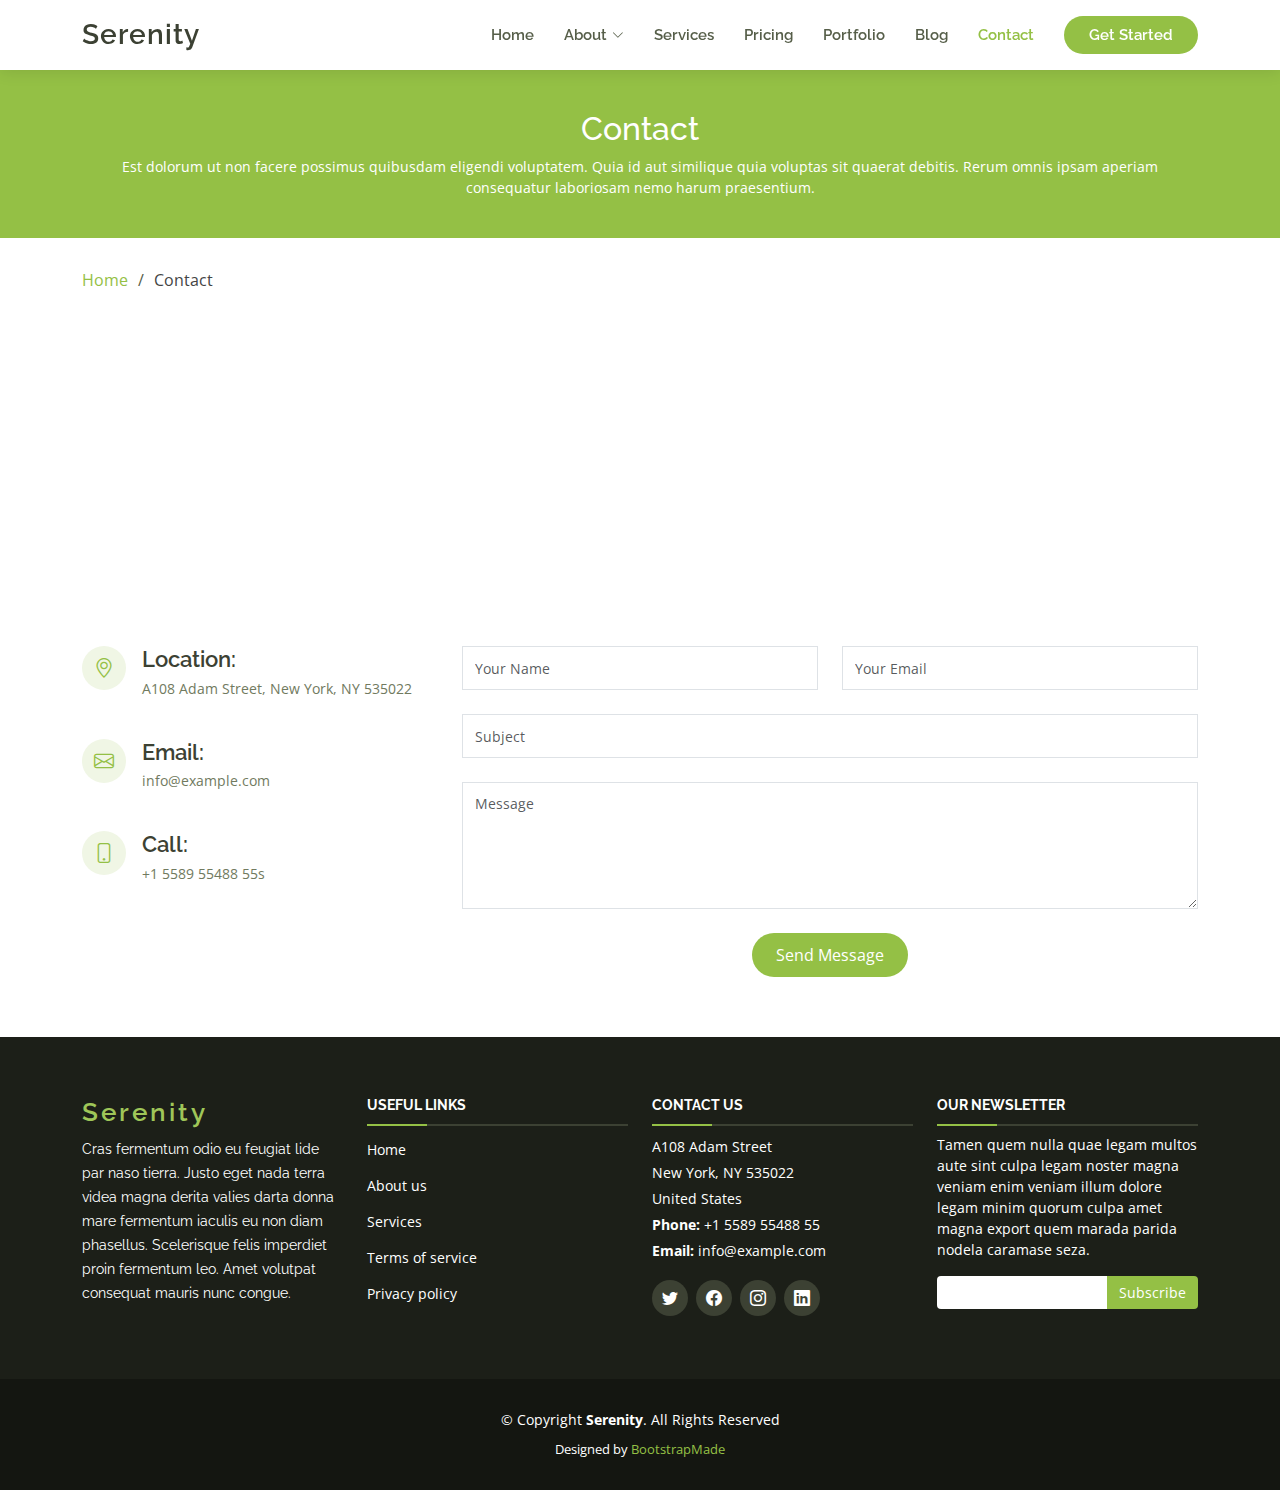
<file: contact.html>
<!DOCTYPE html>
<html lang="en">

<head>
  <meta charset="utf-8">
  <meta content="width=device-width, initial-scale=1.0" name="viewport">

  <title>Contact - Serenity Bootstrap Template</title>
  <meta content="" name="description">
  <meta content="" name="keywords">

  <!-- Favicons -->
  <link href="assets/img/favicon.png" rel="icon">
  <link href="assets/img/apple-touch-icon.png" rel="apple-touch-icon">

  <!-- Google Fonts -->
  <link href="https://fonts.googleapis.com/css?family=Open+Sans:300,300i,400,400i,600,600i,700,700i|Raleway:300,300i,400,400i,500,500i,600,600i,700,700i|Poppins:300,300i,400,400i,500,500i,600,600i,700,700i" rel="stylesheet">

  <!-- Vendor CSS Files -->
  <link href="assets/vendor/aos/aos.css" rel="stylesheet">
  <link href="assets/vendor/bootstrap/css/bootstrap.min.css" rel="stylesheet">
  <link href="assets/vendor/bootstrap-icons/bootstrap-icons.css" rel="stylesheet">
  <link href="assets/vendor/boxicons/css/boxicons.min.css" rel="stylesheet">
  <link href="assets/vendor/glightbox/css/glightbox.min.css" rel="stylesheet">
  <link href="assets/vendor/swiper/swiper-bundle.min.css" rel="stylesheet">

  <!-- Template Main CSS File -->
  <link href="assets/css/style.css" rel="stylesheet">

  <!-- =======================================================
  * Template Name: Serenity
  * Updated: Sep 18 2023 with Bootstrap v5.3.2
  * Template URL: https://bootstrapmade.com/serenity-bootstrap-corporate-template/
  * Author: BootstrapMade.com
  * License: https://bootstrapmade.com/license/
  ======================================================== -->
</head>

<body>

  <!-- ======= Header ======= -->
  <header id="header" class="fixed-top d-flex align-items-center">
    <div class="container d-flex align-items-center justify-content-between">

      <div class="logo">
        <h1 class="text-light"><a href="index.html">Serenity</a></h1>
        <!-- Uncomment below if you prefer to use an image logo -->
        <!-- <a href="index.html"><img src="assets/img/logo.png" alt="" class="img-fluid"></a>-->
      </div>

      <nav id="navbar" class="navbar">
        <ul>
          <li><a href="index.html">Home</a></li>
          <li class="dropdown"><a href="#"><span>About</span> <i class="bi bi-chevron-down"></i></a>
            <ul>
              <li><a href="about.html">About</a></li>
              <li><a href="team.html">Team</a></li>
              <li class="dropdown"><a href="#"><span>Deep Drop Down</span> <i class="bi bi-chevron-right"></i></a>
                <ul>
                  <li><a href="#">Deep Drop Down 1</a></li>
                  <li><a href="#">Deep Drop Down 2</a></li>
                  <li><a href="#">Deep Drop Down 3</a></li>
                  <li><a href="#">Deep Drop Down 4</a></li>
                  <li><a href="#">Deep Drop Down 5</a></li>
                </ul>
              </li>
            </ul>
          </li>
          <li><a href="services.html">Services</a></li>
          <li><a href="pricing.html">Pricing</a></li>
          <li><a href="portfolio.html">Portfolio</a></li>
          <li><a href="blog.html">Blog</a></li>
          <li><a class="active" href="contact.html">Contact</a></li>

          <li><a class="getstarted" href="about.html">Get Started</a></li>
        </ul>
        <i class="bi bi-list mobile-nav-toggle"></i>
      </nav><!-- .navbar -->

    </div>
  </header><!-- End Header -->

  <main id="main">

    <!-- ======= Breadcrumbs ======= -->
    <section id="breadcrumbs" class="breadcrumbs">
      <div class="breadcrumb-hero">
        <div class="container">
          <div class="breadcrumb-hero">
            <h2>Contact</h2>
            <p>Est dolorum ut non facere possimus quibusdam eligendi voluptatem. Quia id aut similique quia voluptas sit quaerat debitis. Rerum omnis ipsam aperiam consequatur laboriosam nemo harum praesentium. </p>
          </div>
        </div>
      </div>
      <div class="container">
        <ol>
          <li><a href="index.html">Home</a></li>
          <li>Contact</li>
        </ol>
      </div>
    </section><!-- End Breadcrumbs -->

    <!-- ======= Contact Section ======= -->
    <section id="contact" class="contact">
      <div class="container">

        <div>
          <iframe style="border:0; width: 100%; height: 270px;" src="https://www.google.com/maps/embed?pb=!1m14!1m8!1m3!1d12097.433213460943!2d-74.0062269!3d40.7101282!3m2!1i1024!2i768!4f13.1!3m3!1m2!1s0x0%3A0xb89d1fe6bc499443!2sDowntown+Conference+Center!5e0!3m2!1smk!2sbg!4v1539943755621" frameborder="0" allowfullscreen></iframe>
        </div>

        <div class="row mt-5">

          <div class="col-lg-4" data-aos="fade-right">
            <div class="info">
              <div class="address">
                <i class="bi bi-geo-alt"></i>
                <h4>Location:</h4>
                <p>A108 Adam Street, New York, NY 535022</p>
              </div>

              <div class="email">
                <i class="bi bi-envelope"></i>
                <h4>Email:</h4>
                <p>info@example.com</p>
              </div>

              <div class="phone">
                <i class="bi bi-phone"></i>
                <h4>Call:</h4>
                <p>+1 5589 55488 55s</p>
              </div>

            </div>

          </div>

          <div class="col-lg-8 mt-5 mt-lg-0" data-aos="fade-left">

            <form action="forms/contact.php" method="post" role="form" class="php-email-form">
              <div class="row">
                <div class="col-md-6 form-group">
                  <input type="text" name="name" class="form-control" id="name" placeholder="Your Name" required>
                </div>
                <div class="col-md-6 form-group mt-3 mt-md-0">
                  <input type="email" class="form-control" name="email" id="email" placeholder="Your Email" required>
                </div>
              </div>
              <div class="form-group mt-3">
                <input type="text" class="form-control" name="subject" id="subject" placeholder="Subject" required>
              </div>
              <div class="form-group mt-3">
                <textarea class="form-control" name="message" rows="5" placeholder="Message" required></textarea>
              </div>
              <div class="my-3">
                <div class="loading">Loading</div>
                <div class="error-message"></div>
                <div class="sent-message">Your message has been sent. Thank you!</div>
              </div>
              <div class="text-center"><button type="submit">Send Message</button></div>
            </form>

          </div>

        </div>

      </div>
    </section><!-- End Contact Section -->

  </main><!-- End #main -->

  <!-- ======= Footer ======= -->
  <footer id="footer">
    <div class="footer-top">
      <div class="container">
        <div class="row">

          <div class="col-lg-3 col-md-6 footer-info">
            <h3>Serenity</h3>
            <p>Cras fermentum odio eu feugiat lide par naso tierra. Justo eget nada terra videa magna derita valies darta donna mare fermentum iaculis eu non diam phasellus. Scelerisque felis imperdiet proin fermentum leo. Amet volutpat consequat mauris nunc congue.</p>
          </div>

          <div class="col-lg-3 col-md-6 footer-links">
            <h4>Useful Links</h4>
            <ul>
              <li><a href="#">Home</a></li>
              <li><a href="#">About us</a></li>
              <li><a href="#">Services</a></li>
              <li><a href="#">Terms of service</a></li>
              <li><a href="#">Privacy policy</a></li>
            </ul>
          </div>

          <div class="col-lg-3 col-md-6 footer-contact">
            <h4>Contact Us</h4>
            <p>
              A108 Adam Street <br>
              New York, NY 535022<br>
              United States <br>
              <strong>Phone:</strong> +1 5589 55488 55<br>
              <strong>Email:</strong> info@example.com<br>
            </p>

            <div class="social-links">
              <a href="#" class="twitter"><i class="bi bi-twitter"></i></a>
              <a href="#" class="facebook"><i class="bi bi-facebook"></i></a>
              <a href="#" class="instagram"><i class="bi bi-instagram"></i></a>
              <a href="#" class="linkedin"><i class="bi bi-linkedin"></i></a>
            </div>

          </div>

          <div class="col-lg-3 col-md-6 footer-newsletter">
            <h4>Our Newsletter</h4>
            <p>Tamen quem nulla quae legam multos aute sint culpa legam noster magna veniam enim veniam illum dolore legam minim quorum culpa amet magna export quem marada parida nodela caramase seza.</p>
            <form action="" method="post">
              <input type="email" name="email"><input type="submit" value="Subscribe">
            </form>
          </div>

        </div>
      </div>
    </div>

    <div class="container">
      <div class="copyright">
        &copy; Copyright <strong><span>Serenity</span></strong>. All Rights Reserved
      </div>
      <div class="credits">
        <!-- All the links in the footer should remain intact. -->
        <!-- You can delete the links only if you purchased the pro version. -->
        <!-- Licensing information: https://bootstrapmade.com/license/ -->
        <!-- Purchase the pro version with working PHP/AJAX contact form: https://bootstrapmade.com/serenity-bootstrap-corporate-template/ -->
        Designed by <a href="https://bootstrapmade.com/">BootstrapMade</a>
      </div>
    </div>
  </footer><!-- End Footer -->

  <a href="#" class="back-to-top d-flex align-items-center justify-content-center"><i class="bi bi-arrow-up-short"></i></a>

  <!-- Vendor JS Files -->
  <script src="assets/vendor/purecounter/purecounter_vanilla.js"></script>
  <script src="assets/vendor/aos/aos.js"></script>
  <script src="assets/vendor/bootstrap/js/bootstrap.bundle.min.js"></script>
  <script src="assets/vendor/glightbox/js/glightbox.min.js"></script>
  <script src="assets/vendor/isotope-layout/isotope.pkgd.min.js"></script>
  <script src="assets/vendor/swiper/swiper-bundle.min.js"></script>
  <script src="assets/vendor/waypoints/noframework.waypoints.js"></script>
  <script src="assets/vendor/php-email-form/validate.js"></script>

  <!-- Template Main JS File -->
  <script src="assets/js/main.js"></script>

</body>

</html>
</file>
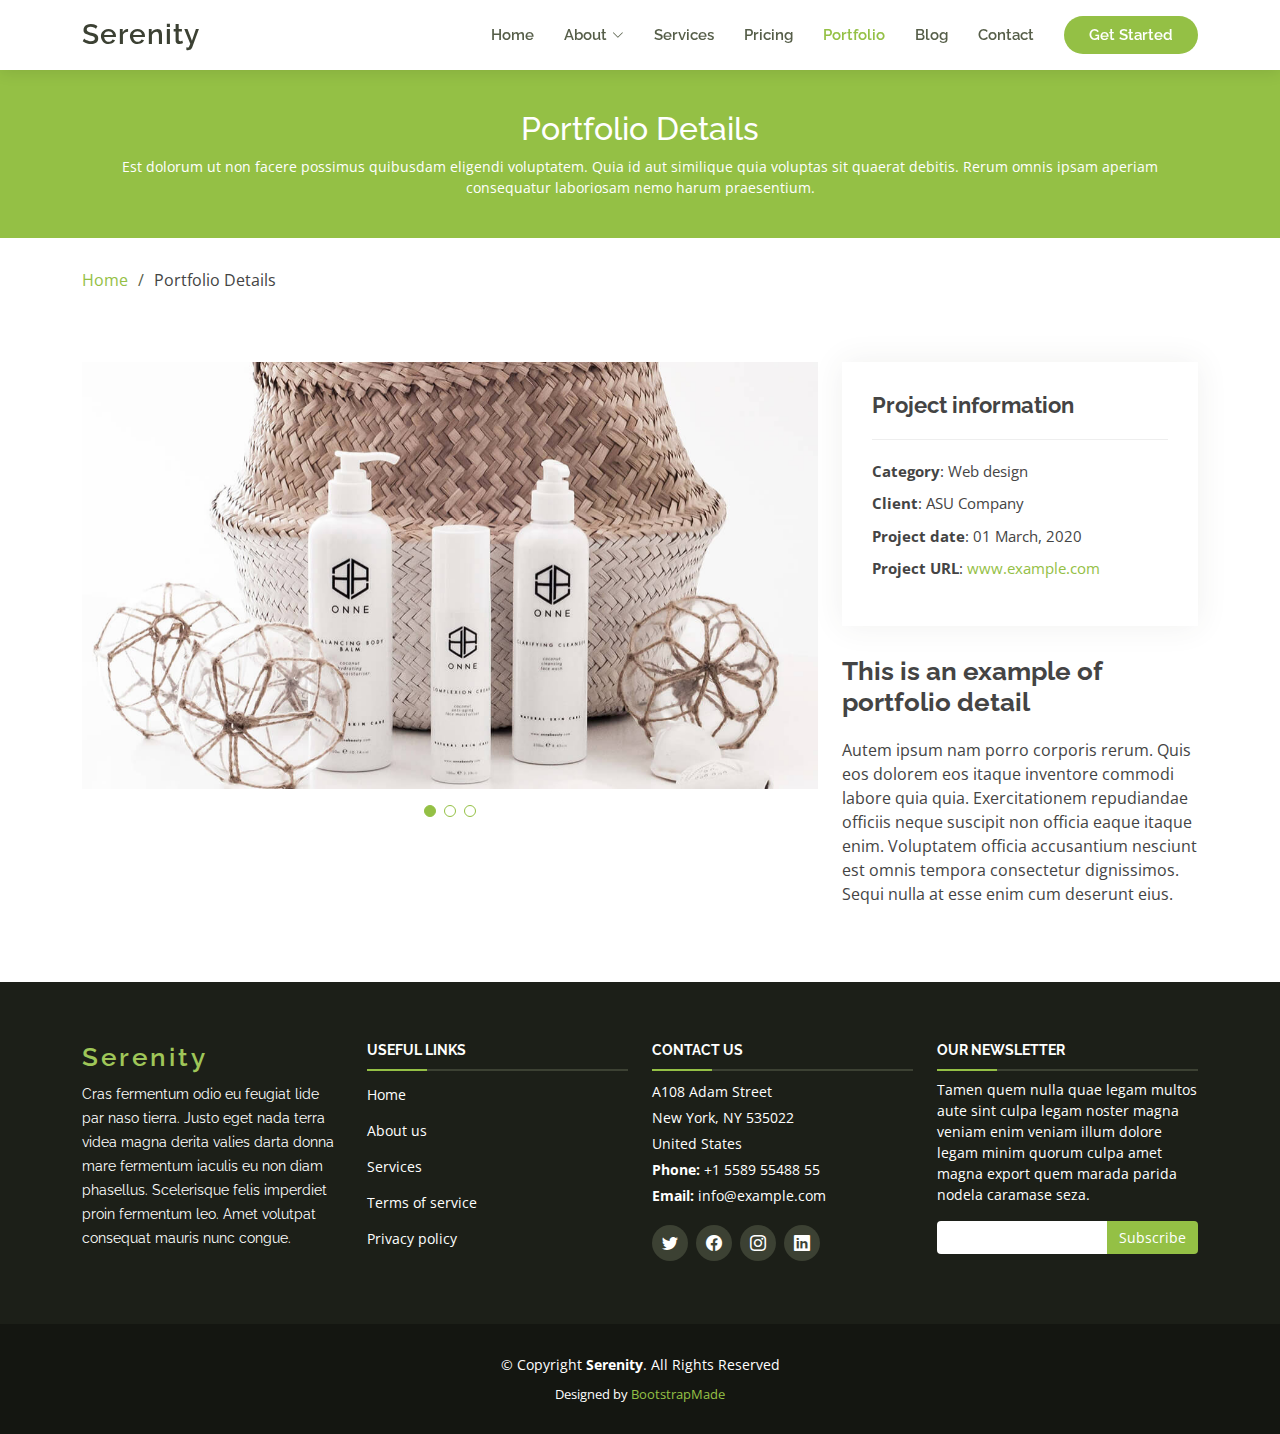
<file: portfolio-details.html>
<!DOCTYPE html>
<html lang="en">

<head>
  <meta charset="utf-8">
  <meta content="width=device-width, initial-scale=1.0" name="viewport">

  <title>Portfolio Details - Serenity Bootstrap Template</title>
  <meta content="" name="description">
  <meta content="" name="keywords">

  <!-- Favicons -->
  <link href="assets/img/favicon.png" rel="icon">
  <link href="assets/img/apple-touch-icon.png" rel="apple-touch-icon">

  <!-- Google Fonts -->
  <link href="https://fonts.googleapis.com/css?family=Open+Sans:300,300i,400,400i,600,600i,700,700i|Raleway:300,300i,400,400i,500,500i,600,600i,700,700i|Poppins:300,300i,400,400i,500,500i,600,600i,700,700i" rel="stylesheet">

  <!-- Vendor CSS Files -->
  <link href="assets/vendor/aos/aos.css" rel="stylesheet">
  <link href="assets/vendor/bootstrap/css/bootstrap.min.css" rel="stylesheet">
  <link href="assets/vendor/bootstrap-icons/bootstrap-icons.css" rel="stylesheet">
  <link href="assets/vendor/boxicons/css/boxicons.min.css" rel="stylesheet">
  <link href="assets/vendor/glightbox/css/glightbox.min.css" rel="stylesheet">
  <link href="assets/vendor/swiper/swiper-bundle.min.css" rel="stylesheet">

  <!-- Template Main CSS File -->
  <link href="assets/css/style.css" rel="stylesheet">

  <!-- =======================================================
  * Template Name: Serenity
  * Updated: Sep 18 2023 with Bootstrap v5.3.2
  * Template URL: https://bootstrapmade.com/serenity-bootstrap-corporate-template/
  * Author: BootstrapMade.com
  * License: https://bootstrapmade.com/license/
  ======================================================== -->
</head>

<body>

  <!-- ======= Header ======= -->
  <header id="header" class="fixed-top d-flex align-items-center">
    <div class="container d-flex align-items-center justify-content-between">

      <div class="logo">
        <h1 class="text-light"><a href="index.html">Serenity</a></h1>
        <!-- Uncomment below if you prefer to use an image logo -->
        <!-- <a href="index.html"><img src="assets/img/logo.png" alt="" class="img-fluid"></a>-->
      </div>

      <nav id="navbar" class="navbar">
        <ul>
          <li><a href="index.html">Home</a></li>
          <li class="dropdown"><a href="#"><span>About</span> <i class="bi bi-chevron-down"></i></a>
            <ul>
              <li><a href="about.html">About</a></li>
              <li><a href="team.html">Team</a></li>
              <li class="dropdown"><a href="#"><span>Deep Drop Down</span> <i class="bi bi-chevron-right"></i></a>
                <ul>
                  <li><a href="#">Deep Drop Down 1</a></li>
                  <li><a href="#">Deep Drop Down 2</a></li>
                  <li><a href="#">Deep Drop Down 3</a></li>
                  <li><a href="#">Deep Drop Down 4</a></li>
                  <li><a href="#">Deep Drop Down 5</a></li>
                </ul>
              </li>
            </ul>
          </li>
          <li><a href="services.html">Services</a></li>
          <li><a href="pricing.html">Pricing</a></li>
          <li><a class="active" href="portfolio.html">Portfolio</a></li>
          <li><a href="blog.html">Blog</a></li>
          <li><a href="contact.html">Contact</a></li>

          <li><a class="getstarted" href="about.html">Get Started</a></li>
        </ul>
        <i class="bi bi-list mobile-nav-toggle"></i>
      </nav><!-- .navbar -->

    </div>
  </header><!-- End Header -->

  <main id="main">

    <!-- ======= Breadcrumbs ======= -->
    <section id="breadcrumbs" class="breadcrumbs">
      <div class="breadcrumb-hero">
        <div class="container">
          <div class="breadcrumb-hero">
            <h2>Portfolio Details</h2>
            <p>Est dolorum ut non facere possimus quibusdam eligendi voluptatem. Quia id aut similique quia voluptas sit quaerat debitis. Rerum omnis ipsam aperiam consequatur laboriosam nemo harum praesentium. </p>
          </div>
        </div>
      </div>
      <div class="container">
        <ol>
          <li><a href="index.html">Home</a></li>
          <li>Portfolio Details</li>
        </ol>
      </div>
    </section><!-- End Breadcrumbs -->

    <!-- ======= Portfolio Details Section ======= -->
    <section id="portfolio-details" class="portfolio-details">
      <div class="container">

        <div class="row gy-4">

          <div class="col-lg-8">
            <div class="portfolio-details-slider swiper">
              <div class="swiper-wrapper align-items-center">

                <div class="swiper-slide">
                  <img src="assets/img/portfolio/portfolio-details-1.jpg" alt="">
                </div>

                <div class="swiper-slide">
                  <img src="assets/img/portfolio/portfolio-details-2.jpg" alt="">
                </div>

                <div class="swiper-slide">
                  <img src="assets/img/portfolio/portfolio-details-3.jpg" alt="">
                </div>

              </div>
              <div class="swiper-pagination"></div>
            </div>
          </div>

          <div class="col-lg-4">
            <div class="portfolio-info">
              <h3>Project information</h3>
              <ul>
                <li><strong>Category</strong>: Web design</li>
                <li><strong>Client</strong>: ASU Company</li>
                <li><strong>Project date</strong>: 01 March, 2020</li>
                <li><strong>Project URL</strong>: <a href="#">www.example.com</a></li>
              </ul>
            </div>
            <div class="portfolio-description">
              <h2>This is an example of portfolio detail</h2>
              <p>
                Autem ipsum nam porro corporis rerum. Quis eos dolorem eos itaque inventore commodi labore quia quia. Exercitationem repudiandae officiis neque suscipit non officia eaque itaque enim. Voluptatem officia accusantium nesciunt est omnis tempora consectetur dignissimos. Sequi nulla at esse enim cum deserunt eius.
              </p>
            </div>
          </div>

        </div>

      </div>
    </section><!-- End Portfolio Details Section -->

  </main><!-- End #main -->

  <!-- ======= Footer ======= -->
  <footer id="footer">
    <div class="footer-top">
      <div class="container">
        <div class="row">

          <div class="col-lg-3 col-md-6 footer-info">
            <h3>Serenity</h3>
            <p>Cras fermentum odio eu feugiat lide par naso tierra. Justo eget nada terra videa magna derita valies darta donna mare fermentum iaculis eu non diam phasellus. Scelerisque felis imperdiet proin fermentum leo. Amet volutpat consequat mauris nunc congue.</p>
          </div>

          <div class="col-lg-3 col-md-6 footer-links">
            <h4>Useful Links</h4>
            <ul>
              <li><a href="#">Home</a></li>
              <li><a href="#">About us</a></li>
              <li><a href="#">Services</a></li>
              <li><a href="#">Terms of service</a></li>
              <li><a href="#">Privacy policy</a></li>
            </ul>
          </div>

          <div class="col-lg-3 col-md-6 footer-contact">
            <h4>Contact Us</h4>
            <p>
              A108 Adam Street <br>
              New York, NY 535022<br>
              United States <br>
              <strong>Phone:</strong> +1 5589 55488 55<br>
              <strong>Email:</strong> info@example.com<br>
            </p>

            <div class="social-links">
              <a href="#" class="twitter"><i class="bi bi-twitter"></i></a>
              <a href="#" class="facebook"><i class="bi bi-facebook"></i></a>
              <a href="#" class="instagram"><i class="bi bi-instagram"></i></a>
              <a href="#" class="linkedin"><i class="bi bi-linkedin"></i></a>
            </div>

          </div>

          <div class="col-lg-3 col-md-6 footer-newsletter">
            <h4>Our Newsletter</h4>
            <p>Tamen quem nulla quae legam multos aute sint culpa legam noster magna veniam enim veniam illum dolore legam minim quorum culpa amet magna export quem marada parida nodela caramase seza.</p>
            <form action="" method="post">
              <input type="email" name="email"><input type="submit" value="Subscribe">
            </form>
          </div>

        </div>
      </div>
    </div>

    <div class="container">
      <div class="copyright">
        &copy; Copyright <strong><span>Serenity</span></strong>. All Rights Reserved
      </div>
      <div class="credits">
        <!-- All the links in the footer should remain intact. -->
        <!-- You can delete the links only if you purchased the pro version. -->
        <!-- Licensing information: https://bootstrapmade.com/license/ -->
        <!-- Purchase the pro version with working PHP/AJAX contact form: https://bootstrapmade.com/serenity-bootstrap-corporate-template/ -->
        Designed by <a href="https://bootstrapmade.com/">BootstrapMade</a>
      </div>
    </div>
  </footer><!-- End Footer -->

  <a href="#" class="back-to-top d-flex align-items-center justify-content-center"><i class="bi bi-arrow-up-short"></i></a>

  <!-- Vendor JS Files -->
  <script src="assets/vendor/purecounter/purecounter_vanilla.js"></script>
  <script src="assets/vendor/aos/aos.js"></script>
  <script src="assets/vendor/bootstrap/js/bootstrap.bundle.min.js"></script>
  <script src="assets/vendor/glightbox/js/glightbox.min.js"></script>
  <script src="assets/vendor/isotope-layout/isotope.pkgd.min.js"></script>
  <script src="assets/vendor/swiper/swiper-bundle.min.js"></script>
  <script src="assets/vendor/waypoints/noframework.waypoints.js"></script>
  <script src="assets/vendor/php-email-form/validate.js"></script>

  <!-- Template Main JS File -->
  <script src="assets/js/main.js"></script>

</body>

</html>
</file>
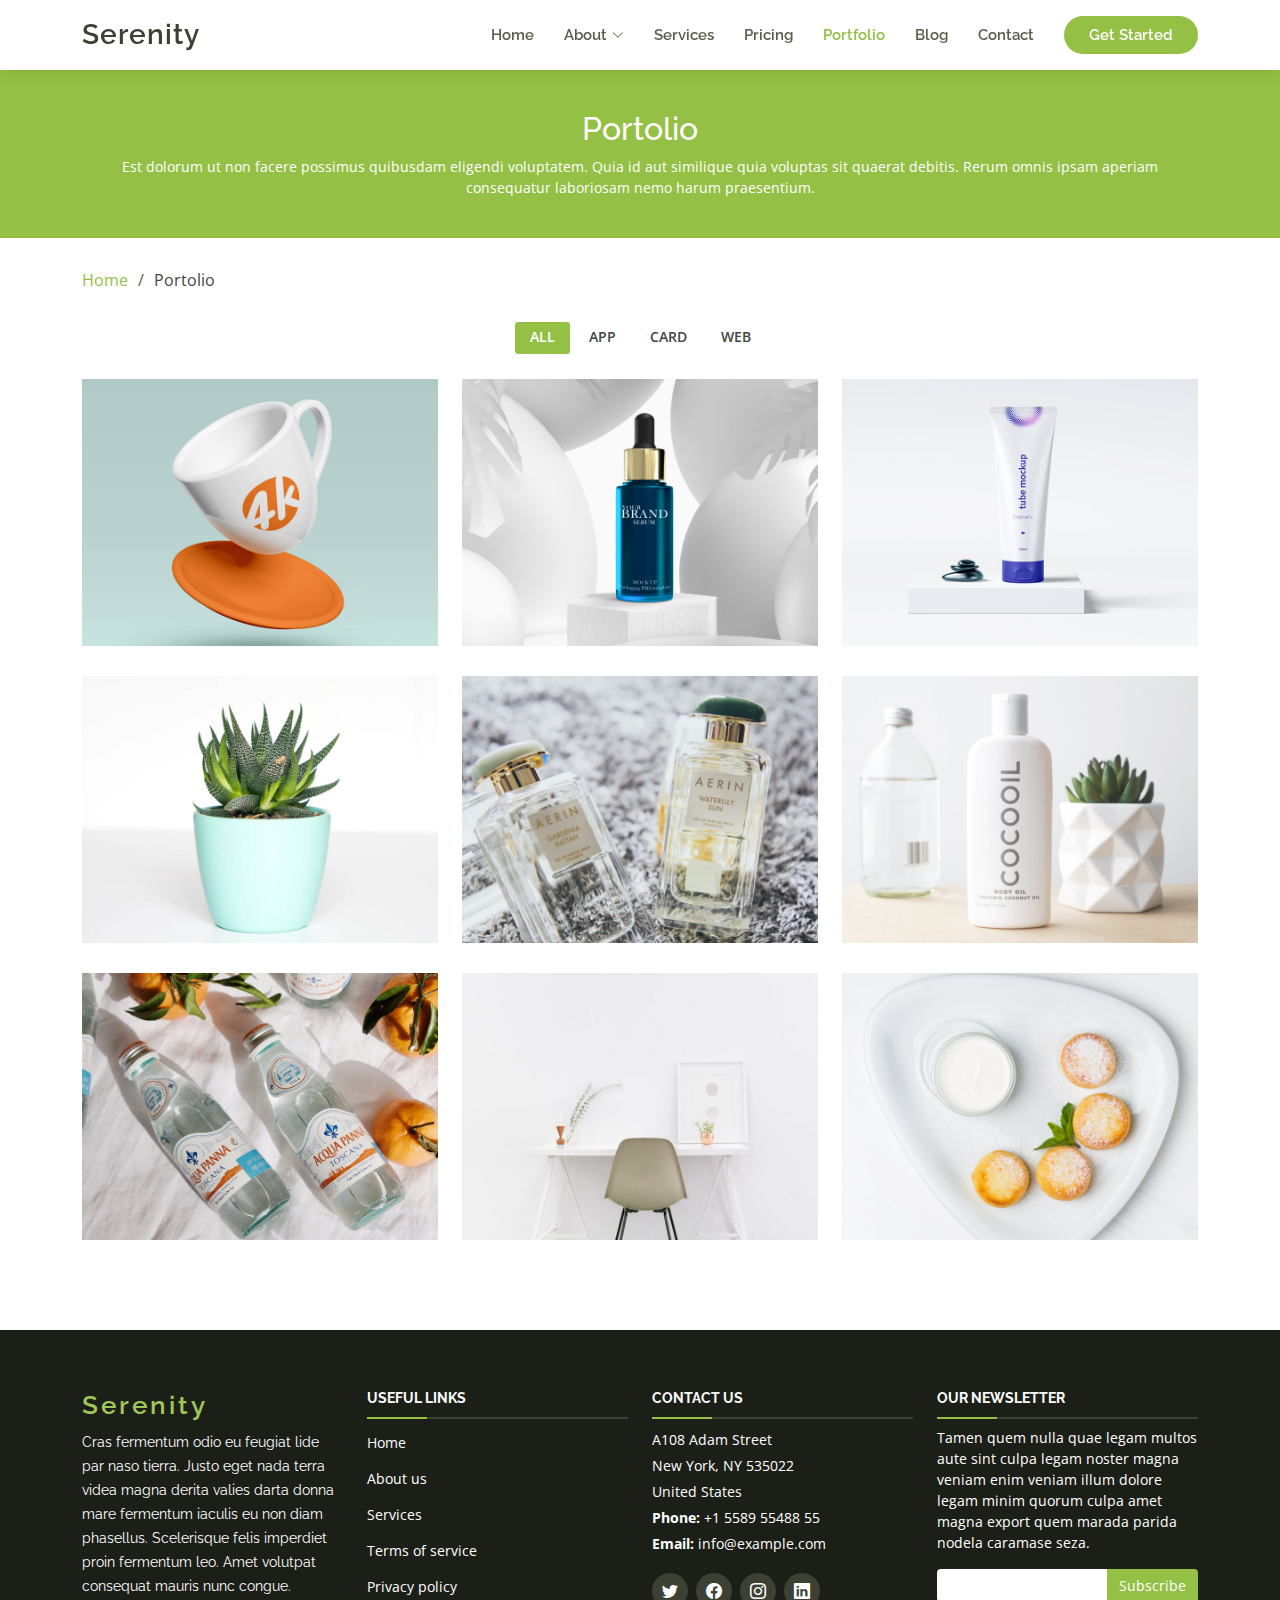
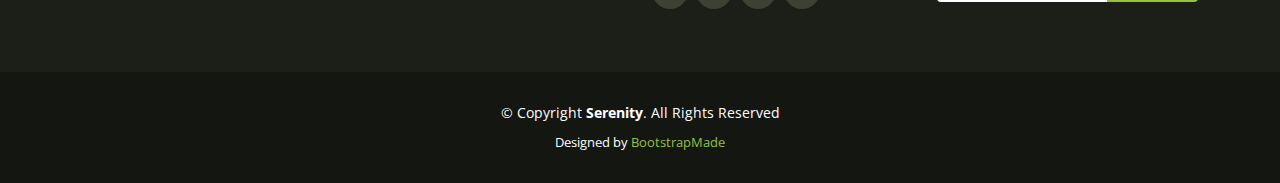
<file: portfolio.html>
<!DOCTYPE html>
<html lang="en">

<head>
  <meta charset="utf-8">
  <meta content="width=device-width, initial-scale=1.0" name="viewport">

  <title>Portfolio - Serenity Bootstrap Template</title>
  <meta content="" name="description">
  <meta content="" name="keywords">

  <!-- Favicons -->
  <link href="assets/img/favicon.png" rel="icon">
  <link href="assets/img/apple-touch-icon.png" rel="apple-touch-icon">

  <!-- Google Fonts -->
  <link href="https://fonts.googleapis.com/css?family=Open+Sans:300,300i,400,400i,600,600i,700,700i|Raleway:300,300i,400,400i,500,500i,600,600i,700,700i|Poppins:300,300i,400,400i,500,500i,600,600i,700,700i" rel="stylesheet">

  <!-- Vendor CSS Files -->
  <link href="assets/vendor/aos/aos.css" rel="stylesheet">
  <link href="assets/vendor/bootstrap/css/bootstrap.min.css" rel="stylesheet">
  <link href="assets/vendor/bootstrap-icons/bootstrap-icons.css" rel="stylesheet">
  <link href="assets/vendor/boxicons/css/boxicons.min.css" rel="stylesheet">
  <link href="assets/vendor/glightbox/css/glightbox.min.css" rel="stylesheet">
  <link href="assets/vendor/swiper/swiper-bundle.min.css" rel="stylesheet">

  <!-- Template Main CSS File -->
  <link href="assets/css/style.css" rel="stylesheet">

  <!-- =======================================================
  * Template Name: Serenity
  * Updated: Sep 18 2023 with Bootstrap v5.3.2
  * Template URL: https://bootstrapmade.com/serenity-bootstrap-corporate-template/
  * Author: BootstrapMade.com
  * License: https://bootstrapmade.com/license/
  ======================================================== -->
</head>

<body>

  <!-- ======= Header ======= -->
  <header id="header" class="fixed-top d-flex align-items-center">
    <div class="container d-flex align-items-center justify-content-between">

      <div class="logo">
        <h1 class="text-light"><a href="index.html">Serenity</a></h1>
        <!-- Uncomment below if you prefer to use an image logo -->
        <!-- <a href="index.html"><img src="assets/img/logo.png" alt="" class="img-fluid"></a>-->
      </div>

      <nav id="navbar" class="navbar">
        <ul>
          <li><a href="index.html">Home</a></li>
          <li class="dropdown"><a href="#"><span>About</span> <i class="bi bi-chevron-down"></i></a>
            <ul>
              <li><a href="about.html">About</a></li>
              <li><a href="team.html">Team</a></li>
              <li class="dropdown"><a href="#"><span>Deep Drop Down</span> <i class="bi bi-chevron-right"></i></a>
                <ul>
                  <li><a href="#">Deep Drop Down 1</a></li>
                  <li><a href="#">Deep Drop Down 2</a></li>
                  <li><a href="#">Deep Drop Down 3</a></li>
                  <li><a href="#">Deep Drop Down 4</a></li>
                  <li><a href="#">Deep Drop Down 5</a></li>
                </ul>
              </li>
            </ul>
          </li>
          <li><a href="services.html">Services</a></li>
          <li><a href="pricing.html">Pricing</a></li>
          <li><a class="active" href="portfolio.html">Portfolio</a></li>
          <li><a href="blog.html">Blog</a></li>
          <li><a href="contact.html">Contact</a></li>

          <li><a class="getstarted" href="about.html">Get Started</a></li>
        </ul>
        <i class="bi bi-list mobile-nav-toggle"></i>
      </nav><!-- .navbar -->

    </div>
  </header><!-- End Header -->

  <main id="main">

    <!-- ======= Breadcrumbs ======= -->
    <section id="breadcrumbs" class="breadcrumbs">
      <div class="breadcrumb-hero">
        <div class="container">
          <div class="breadcrumb-hero">
            <h2>Portolio</h2>
            <p>Est dolorum ut non facere possimus quibusdam eligendi voluptatem. Quia id aut similique quia voluptas sit quaerat debitis. Rerum omnis ipsam aperiam consequatur laboriosam nemo harum praesentium. </p>
          </div>
        </div>
      </div>
      <div class="container">
        <ol>
          <li><a href="index.html">Home</a></li>
          <li>Portolio</li>
        </ol>
      </div>
    </section><!-- End Breadcrumbs -->

    <!-- ======= Portfolio Section ======= -->
    <section id="portfolio" class="portfolio">
      <div class="container">

        <div class="row">
          <div class="col-lg-12 d-flex justify-content-center" data-aos="fade-up">
            <ul id="portfolio-flters">
              <li data-filter="*" class="filter-active">All</li>
              <li data-filter=".filter-app">App</li>
              <li data-filter=".filter-card">Card</li>
              <li data-filter=".filter-web">Web</li>
            </ul>
          </div>
        </div>

        <div class="row portfolio-container" data-aos="fade-up">

          <div class="col-lg-4 col-md-6 portfolio-item filter-app">
            <div class="portfolio-wrap">
              <img src="assets/img/portfolio/portfolio-1.jpg" class="img-fluid" alt="">
              <div class="portfolio-info">
                <h4>App 1</h4>
                <p>App</p>
                <div class="portfolio-links">
                  <a href="assets/img/portfolio/portfolio-1.jpg" data-gallery="portfolioGallery" class="portfolio-lightbox" title="App 1"><i class="bx bx-plus"></i></a>
                  <a href="portfolio-details.html" title="More Details"><i class="bx bx-link"></i></a>
                </div>
              </div>
            </div>
          </div>

          <div class="col-lg-4 col-md-6 portfolio-item filter-web">
            <div class="portfolio-wrap">
              <img src="assets/img/portfolio/portfolio-2.jpg" class="img-fluid" alt="">
              <div class="portfolio-info">
                <h4>Web 3</h4>
                <p>Web</p>
                <div class="portfolio-links">
                  <a href="assets/img/portfolio/portfolio-2.jpg" data-gallery="portfolioGallery" class="portfolio-lightbox" title="Web 3"><i class="bx bx-plus"></i></a>
                  <a href="portfolio-details.html" title="More Details"><i class="bx bx-link"></i></a>
                </div>
              </div>
            </div>
          </div>

          <div class="col-lg-4 col-md-6 portfolio-item filter-app">
            <div class="portfolio-wrap">
              <img src="assets/img/portfolio/portfolio-3.jpg" class="img-fluid" alt="">
              <div class="portfolio-info">
                <h4>App 2</h4>
                <p>App</p>
                <div class="portfolio-links">
                  <a href="assets/img/portfolio/portfolio-3.jpg" data-gallery="portfolioGallery" class="portfolio-lightbox" title="App 2"><i class="bx bx-plus"></i></a>
                  <a href="portfolio-details.html" title="More Details"><i class="bx bx-link"></i></a>
                </div>
              </div>
            </div>
          </div>

          <div class="col-lg-4 col-md-6 portfolio-item filter-card">
            <div class="portfolio-wrap">
              <img src="assets/img/portfolio/portfolio-4.jpg" class="img-fluid" alt="">
              <div class="portfolio-info">
                <h4>Card 2</h4>
                <p>Card</p>
                <div class="portfolio-links">
                  <a href="assets/img/portfolio/portfolio-4.jpg" data-gallery="portfolioGallery" class="portfolio-lightbox" title="Card 2"><i class="bx bx-plus"></i></a>
                  <a href="portfolio-details.html" title="More Details"><i class="bx bx-link"></i></a>
                </div>
              </div>
            </div>
          </div>

          <div class="col-lg-4 col-md-6 portfolio-item filter-web">
            <div class="portfolio-wrap">
              <img src="assets/img/portfolio/portfolio-5.jpg" class="img-fluid" alt="">
              <div class="portfolio-info">
                <h4>Web 2</h4>
                <p>Web</p>
                <div class="portfolio-links">
                  <a href="assets/img/portfolio/portfolio-5.jpg" data-gallery="portfolioGallery" class="portfolio-lightbox" title="Web 2"><i class="bx bx-plus"></i></a>
                  <a href="portfolio-details.html" title="More Details"><i class="bx bx-link"></i></a>
                </div>
              </div>
            </div>
          </div>

          <div class="col-lg-4 col-md-6 portfolio-item filter-app">
            <div class="portfolio-wrap">
              <img src="assets/img/portfolio/portfolio-6.jpg" class="img-fluid" alt="">
              <div class="portfolio-info">
                <h4>App 3</h4>
                <p>App</p>
                <div class="portfolio-links">
                  <a href="assets/img/portfolio/portfolio-6.jpg" data-gallery="portfolioGallery" class="portfolio-lightbox" title="App 3"><i class="bx bx-plus"></i></a>
                  <a href="portfolio-details.html" title="More Details"><i class="bx bx-link"></i></a>
                </div>
              </div>
            </div>
          </div>

          <div class="col-lg-4 col-md-6 portfolio-item filter-card">
            <div class="portfolio-wrap">
              <img src="assets/img/portfolio/portfolio-7.jpg" class="img-fluid" alt="">
              <div class="portfolio-info">
                <h4>Card 1</h4>
                <p>Card</p>
                <div class="portfolio-links">
                  <a href="assets/img/portfolio/portfolio-7.jpg" data-gallery="portfolioGallery" class="portfolio-lightbox" title="Card 1"><i class="bx bx-plus"></i></a>
                  <a href="portfolio-details.html" title="More Details"><i class="bx bx-link"></i></a>
                </div>
              </div>
            </div>
          </div>

          <div class="col-lg-4 col-md-6 portfolio-item filter-card">
            <div class="portfolio-wrap">
              <img src="assets/img/portfolio/portfolio-8.jpg" class="img-fluid" alt="">
              <div class="portfolio-info">
                <h4>Card 3</h4>
                <p>Card</p>
                <div class="portfolio-links">
                  <a href="assets/img/portfolio/portfolio-8.jpg" data-gallery="portfolioGallery" class="portfolio-lightbox" title="Card 3"><i class="bx bx-plus"></i></a>
                  <a href="portfolio-details.html" title="More Details"><i class="bx bx-link"></i></a>
                </div>
              </div>
            </div>
          </div>

          <div class="col-lg-4 col-md-6 portfolio-item filter-web">
            <div class="portfolio-wrap">
              <img src="assets/img/portfolio/portfolio-9.jpg" class="img-fluid" alt="">
              <div class="portfolio-info">
                <h4>Web 3</h4>
                <p>Web</p>
                <div class="portfolio-links">
                  <a href="assets/img/portfolio/portfolio-9.jpg" data-gallery="portfolioGallery" class="portfolio-lightbox" title="Web 3"><i class="bx bx-plus"></i></a>
                  <a href="portfolio-details.html" title="More Details"><i class="bx bx-link"></i></a>
                </div>
              </div>
            </div>
          </div>

        </div>

      </div>
    </section><!-- End Portfolio Section -->

  </main><!-- End #main -->

  <!-- ======= Footer ======= -->
  <footer id="footer">
    <div class="footer-top">
      <div class="container">
        <div class="row">

          <div class="col-lg-3 col-md-6 footer-info">
            <h3>Serenity</h3>
            <p>Cras fermentum odio eu feugiat lide par naso tierra. Justo eget nada terra videa magna derita valies darta donna mare fermentum iaculis eu non diam phasellus. Scelerisque felis imperdiet proin fermentum leo. Amet volutpat consequat mauris nunc congue.</p>
          </div>

          <div class="col-lg-3 col-md-6 footer-links">
            <h4>Useful Links</h4>
            <ul>
              <li><a href="#">Home</a></li>
              <li><a href="#">About us</a></li>
              <li><a href="#">Services</a></li>
              <li><a href="#">Terms of service</a></li>
              <li><a href="#">Privacy policy</a></li>
            </ul>
          </div>

          <div class="col-lg-3 col-md-6 footer-contact">
            <h4>Contact Us</h4>
            <p>
              A108 Adam Street <br>
              New York, NY 535022<br>
              United States <br>
              <strong>Phone:</strong> +1 5589 55488 55<br>
              <strong>Email:</strong> info@example.com<br>
            </p>

            <div class="social-links">
              <a href="#" class="twitter"><i class="bi bi-twitter"></i></a>
              <a href="#" class="facebook"><i class="bi bi-facebook"></i></a>
              <a href="#" class="instagram"><i class="bi bi-instagram"></i></a>
              <a href="#" class="linkedin"><i class="bi bi-linkedin"></i></a>
            </div>

          </div>

          <div class="col-lg-3 col-md-6 footer-newsletter">
            <h4>Our Newsletter</h4>
            <p>Tamen quem nulla quae legam multos aute sint culpa legam noster magna veniam enim veniam illum dolore legam minim quorum culpa amet magna export quem marada parida nodela caramase seza.</p>
            <form action="" method="post">
              <input type="email" name="email"><input type="submit" value="Subscribe">
            </form>
          </div>

        </div>
      </div>
    </div>

    <div class="container">
      <div class="copyright">
        &copy; Copyright <strong><span>Serenity</span></strong>. All Rights Reserved
      </div>
      <div class="credits">
        <!-- All the links in the footer should remain intact. -->
        <!-- You can delete the links only if you purchased the pro version. -->
        <!-- Licensing information: https://bootstrapmade.com/license/ -->
        <!-- Purchase the pro version with working PHP/AJAX contact form: https://bootstrapmade.com/serenity-bootstrap-corporate-template/ -->
        Designed by <a href="https://bootstrapmade.com/">BootstrapMade</a>
      </div>
    </div>
  </footer><!-- End Footer -->

  <a href="#" class="back-to-top d-flex align-items-center justify-content-center"><i class="bi bi-arrow-up-short"></i></a>

  <!-- Vendor JS Files -->
  <script src="assets/vendor/purecounter/purecounter_vanilla.js"></script>
  <script src="assets/vendor/aos/aos.js"></script>
  <script src="assets/vendor/bootstrap/js/bootstrap.bundle.min.js"></script>
  <script src="assets/vendor/glightbox/js/glightbox.min.js"></script>
  <script src="assets/vendor/isotope-layout/isotope.pkgd.min.js"></script>
  <script src="assets/vendor/swiper/swiper-bundle.min.js"></script>
  <script src="assets/vendor/waypoints/noframework.waypoints.js"></script>
  <script src="assets/vendor/php-email-form/validate.js"></script>

  <!-- Template Main JS File -->
  <script src="assets/js/main.js"></script>

</body>

</html>
</file>
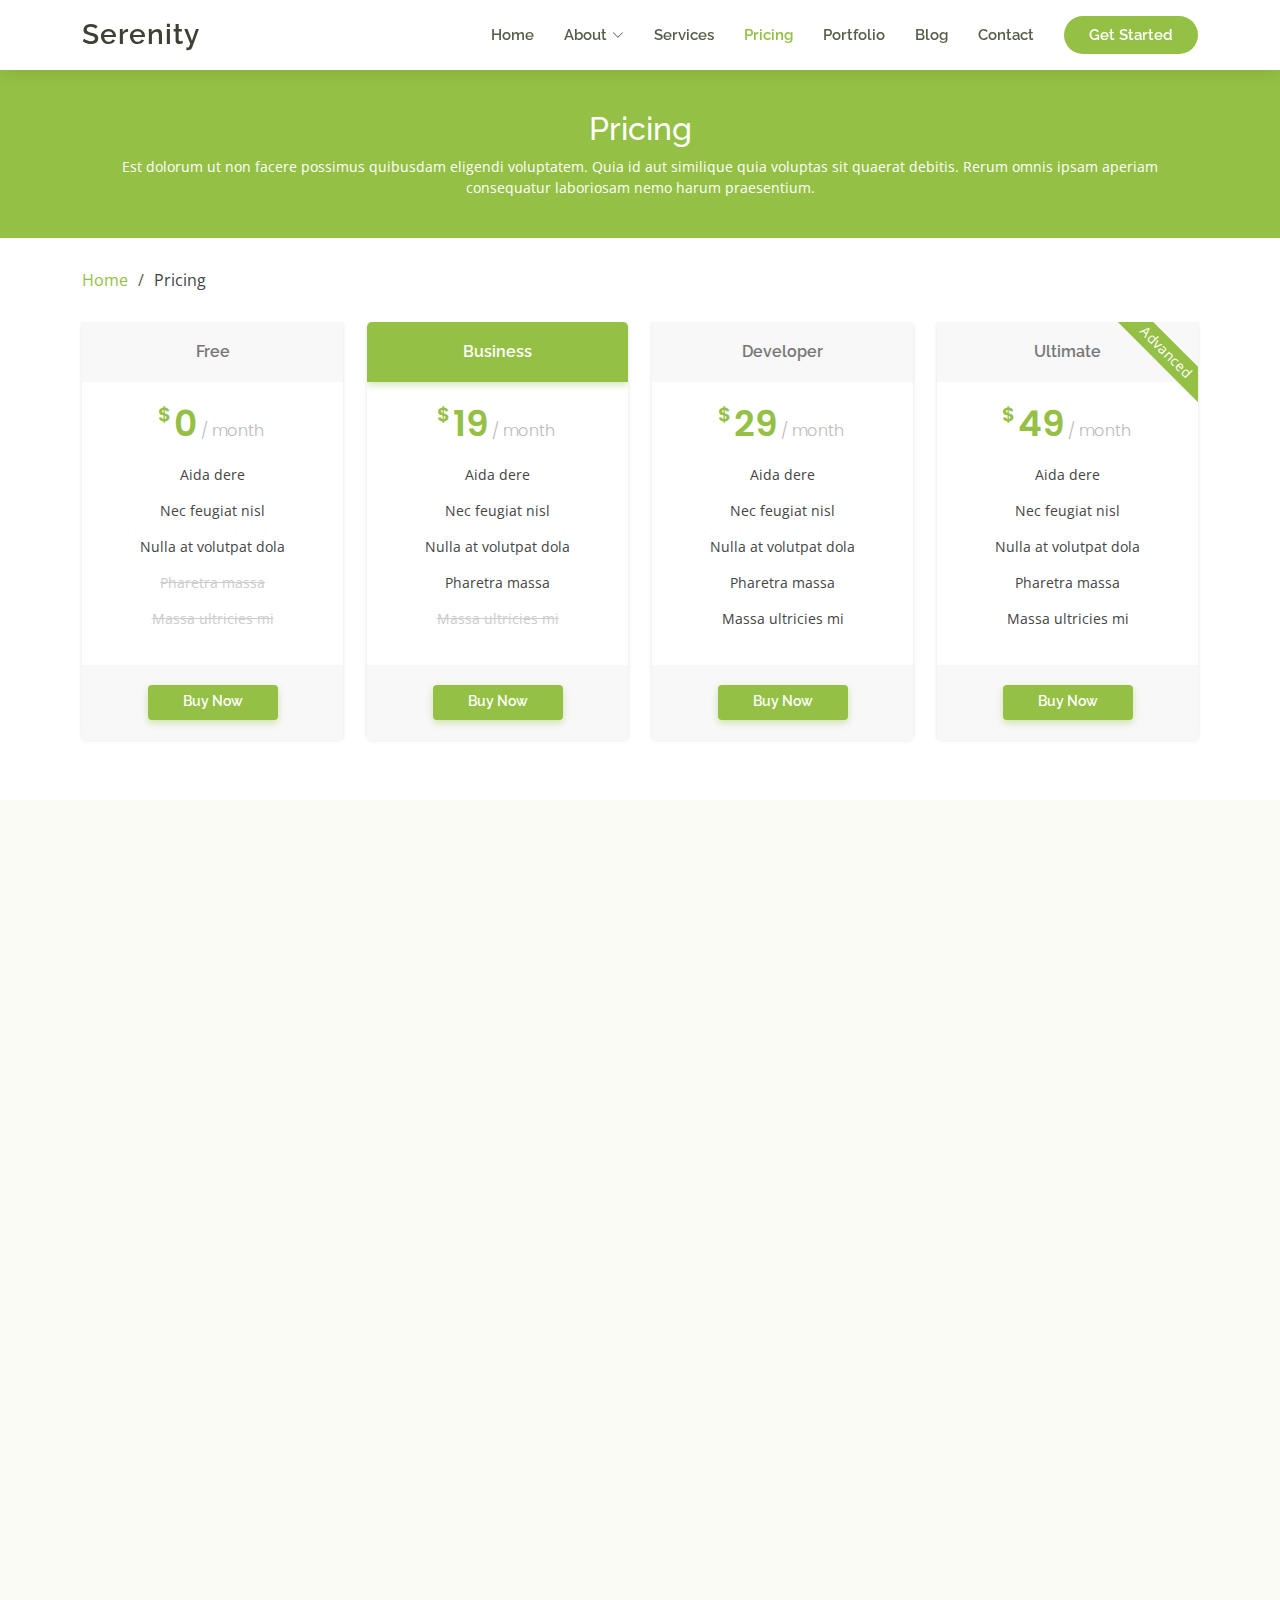
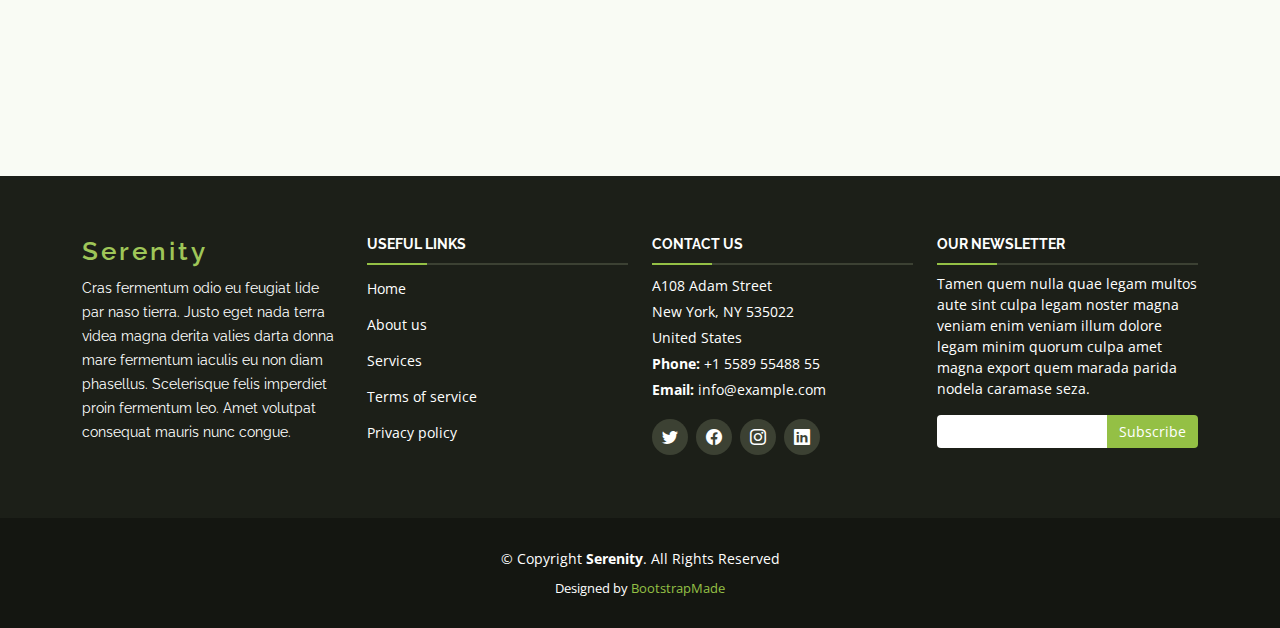
<file: pricing.html>
<!DOCTYPE html>
<html lang="en">

<head>
  <meta charset="utf-8">
  <meta content="width=device-width, initial-scale=1.0" name="viewport">

  <title>Pricing - Serenity Bootstrap Template</title>
  <meta content="" name="description">
  <meta content="" name="keywords">

  <!-- Favicons -->
  <link href="assets/img/favicon.png" rel="icon">
  <link href="assets/img/apple-touch-icon.png" rel="apple-touch-icon">

  <!-- Google Fonts -->
  <link href="https://fonts.googleapis.com/css?family=Open+Sans:300,300i,400,400i,600,600i,700,700i|Raleway:300,300i,400,400i,500,500i,600,600i,700,700i|Poppins:300,300i,400,400i,500,500i,600,600i,700,700i" rel="stylesheet">

  <!-- Vendor CSS Files -->
  <link href="assets/vendor/aos/aos.css" rel="stylesheet">
  <link href="assets/vendor/bootstrap/css/bootstrap.min.css" rel="stylesheet">
  <link href="assets/vendor/bootstrap-icons/bootstrap-icons.css" rel="stylesheet">
  <link href="assets/vendor/boxicons/css/boxicons.min.css" rel="stylesheet">
  <link href="assets/vendor/glightbox/css/glightbox.min.css" rel="stylesheet">
  <link href="assets/vendor/swiper/swiper-bundle.min.css" rel="stylesheet">

  <!-- Template Main CSS File -->
  <link href="assets/css/style.css" rel="stylesheet">

  <!-- =======================================================
  * Template Name: Serenity
  * Updated: Sep 18 2023 with Bootstrap v5.3.2
  * Template URL: https://bootstrapmade.com/serenity-bootstrap-corporate-template/
  * Author: BootstrapMade.com
  * License: https://bootstrapmade.com/license/
  ======================================================== -->
</head>

<body>

  <!-- ======= Header ======= -->
  <header id="header" class="fixed-top d-flex align-items-center">
    <div class="container d-flex align-items-center justify-content-between">

      <div class="logo">
        <h1 class="text-light"><a href="index.html">Serenity</a></h1>
        <!-- Uncomment below if you prefer to use an image logo -->
        <!-- <a href="index.html"><img src="assets/img/logo.png" alt="" class="img-fluid"></a>-->
      </div>

      <nav id="navbar" class="navbar">
        <ul>
          <li><a href="index.html">Home</a></li>
          <li class="dropdown"><a href="#"><span>About</span> <i class="bi bi-chevron-down"></i></a>
            <ul>
              <li><a href="about.html">About</a></li>
              <li><a href="team.html">Team</a></li>
              <li class="dropdown"><a href="#"><span>Deep Drop Down</span> <i class="bi bi-chevron-right"></i></a>
                <ul>
                  <li><a href="#">Deep Drop Down 1</a></li>
                  <li><a href="#">Deep Drop Down 2</a></li>
                  <li><a href="#">Deep Drop Down 3</a></li>
                  <li><a href="#">Deep Drop Down 4</a></li>
                  <li><a href="#">Deep Drop Down 5</a></li>
                </ul>
              </li>
            </ul>
          </li>
          <li><a href="services.html">Services</a></li>
          <li><a class="active" href="pricing.html">Pricing</a></li>
          <li><a href="portfolio.html">Portfolio</a></li>
          <li><a href="blog.html">Blog</a></li>
          <li><a href="contact.html">Contact</a></li>

          <li><a class="getstarted" href="about.html">Get Started</a></li>
        </ul>
        <i class="bi bi-list mobile-nav-toggle"></i>
      </nav><!-- .navbar -->

    </div>
  </header><!-- End Header -->

  <main id="main">

    <!-- ======= Breadcrumbs ======= -->
    <section id="breadcrumbs" class="breadcrumbs">
      <div class="breadcrumb-hero">
        <div class="container">
          <div class="breadcrumb-hero">
            <h2>Pricing</h2>
            <p>Est dolorum ut non facere possimus quibusdam eligendi voluptatem. Quia id aut similique quia voluptas sit quaerat debitis. Rerum omnis ipsam aperiam consequatur laboriosam nemo harum praesentium. </p>
          </div>
        </div>
      </div>
      <div class="container">
        <ol>
          <li><a href="index.html">Home</a></li>
          <li>Pricing</li>
        </ol>
      </div>
    </section><!-- End Breadcrumbs -->

    <!-- ======= Pricing Section ======= -->
    <section id="pricing" class="pricing">
      <div class="container">

        <div class="row">

          <div class="col-lg-3 col-md-6">
            <div class="box" data-aos="fade-up">
              <h3>Free</h3>
              <h4><sup>$</sup>0<span> / month</span></h4>
              <ul>
                <li>Aida dere</li>
                <li>Nec feugiat nisl</li>
                <li>Nulla at volutpat dola</li>
                <li class="na">Pharetra massa</li>
                <li class="na">Massa ultricies mi</li>
              </ul>
              <div class="btn-wrap">
                <a href="#" class="btn-buy">Buy Now</a>
              </div>
            </div>
          </div>

          <div class="col-lg-3 col-md-6 mt-4 mt-md-0">
            <div class="box featured" data-aos="fade-up" data-aos-delay="100">
              <h3>Business</h3>
              <h4><sup>$</sup>19<span> / month</span></h4>
              <ul>
                <li>Aida dere</li>
                <li>Nec feugiat nisl</li>
                <li>Nulla at volutpat dola</li>
                <li>Pharetra massa</li>
                <li class="na">Massa ultricies mi</li>
              </ul>
              <div class="btn-wrap">
                <a href="#" class="btn-buy">Buy Now</a>
              </div>
            </div>
          </div>

          <div class="col-lg-3 col-md-6 mt-4 mt-lg-0">
            <div class="box" data-aos="fade-up" data-aos-delay="200">
              <h3>Developer</h3>
              <h4><sup>$</sup>29<span> / month</span></h4>
              <ul>
                <li>Aida dere</li>
                <li>Nec feugiat nisl</li>
                <li>Nulla at volutpat dola</li>
                <li>Pharetra massa</li>
                <li>Massa ultricies mi</li>
              </ul>
              <div class="btn-wrap">
                <a href="#" class="btn-buy">Buy Now</a>
              </div>
            </div>
          </div>

          <div class="col-lg-3 col-md-6 mt-4 mt-lg-0">
            <div class="box" data-aos="fade-up" data-aos-delay="300">
              <span class="advanced">Advanced</span>
              <h3>Ultimate</h3>
              <h4><sup>$</sup>49<span> / month</span></h4>
              <ul>
                <li>Aida dere</li>
                <li>Nec feugiat nisl</li>
                <li>Nulla at volutpat dola</li>
                <li>Pharetra massa</li>
                <li>Massa ultricies mi</li>
              </ul>
              <div class="btn-wrap">
                <a href="#" class="btn-buy">Buy Now</a>
              </div>
            </div>
          </div>

        </div>

      </div>
    </section><!-- End Pricing Section -->

    <!-- ======= Frequently Asked Questions Section ======= -->
    <section id="faq" class="faq section-bg">
      <div class="container">

        <div class="section-title" data-aos="fade-up">
          <h2>Frequently Asked Questions</h2>
          <p>Magnam dolores commodi suscipit. Necessitatibus eius consequatur ex aliquid fuga eum quidem. Sit sint consectetur velit. Quisquam quos quisquam cupiditate. Et nemo qui impedit suscipit alias ea. Quia fugiat sit in iste officiis commodi quidem hic quas.</p>
        </div>

        <div class="row faq-item d-flex align-items-stretch" data-aos="fade-up">
          <div class="col-lg-5">
            <i class="bx bx-help-circle"></i>
            <h4>Non consectetur a erat nam at lectus urna duis?</h4>
          </div>
          <div class="col-lg-7">
            <p>
              Feugiat pretium nibh ipsum consequat. Tempus iaculis urna id volutpat lacus laoreet non curabitur gravida. Venenatis lectus magna fringilla urna porttitor rhoncus dolor purus non.
            </p>
          </div>
        </div><!-- End F.A.Q Item-->

        <div class="row faq-item d-flex align-items-stretch" data-aos="fade-up" data-aos-delay="100">
          <div class="col-lg-5">
            <i class="bx bx-help-circle"></i>
            <h4>Feugiat scelerisque varius morbi enim nunc faucibus a pellentesque?</h4>
          </div>
          <div class="col-lg-7">
            <p>
              Dolor sit amet consectetur adipiscing elit pellentesque habitant morbi. Id interdum velit laoreet id donec ultrices. Fringilla phasellus faucibus scelerisque eleifend donec pretium. Est pellentesque elit ullamcorper dignissim.
            </p>
          </div>
        </div><!-- End F.A.Q Item-->

        <div class="row faq-item d-flex align-items-stretch" data-aos="fade-up" data-aos-delay="200">
          <div class="col-lg-5">
            <i class="bx bx-help-circle"></i>
            <h4>Dolor sit amet consectetur adipiscing elit pellentesque habitant morbi?</h4>
          </div>
          <div class="col-lg-7">
            <p>
              Eleifend mi in nulla posuere sollicitudin aliquam ultrices sagittis orci. Faucibus pulvinar elementum integer enim. Sem nulla pharetra diam sit amet nisl suscipit. Rutrum tellus pellentesque eu tincidunt. Lectus urna duis convallis convallis tellus.
            </p>
          </div>
        </div><!-- End F.A.Q Item-->

        <div class="row faq-item d-flex align-items-stretch" data-aos="fade-up" data-aos-delay="300">
          <div class="col-lg-5">
            <i class="bx bx-help-circle"></i>
            <h4>Ac odio tempor orci dapibus. Aliquam eleifend mi in nulla?</h4>
          </div>
          <div class="col-lg-7">
            <p>
              Aperiam itaque sit optio et deleniti eos nihil quidem cumque. Voluptas dolorum accusantium sunt sit enim. Provident consequuntur quam aut reiciendis qui rerum dolorem sit odio. Repellat assumenda soluta sunt pariatur error doloribus fuga.
            </p>
          </div>
        </div><!-- End F.A.Q Item-->

        <div class="row faq-item d-flex align-items-stretch" data-aos="fade-up" data-aos-delay="400">
          <div class="col-lg-5">
            <i class="bx bx-help-circle"></i>
            <h4>Tempus quam pellentesque nec nam aliquam sem et tortor consequat?</h4>
          </div>
          <div class="col-lg-7">
            <p>
              Molestie a iaculis at erat pellentesque adipiscing commodo. Dignissim suspendisse in est ante in. Nunc vel risus commodo viverra maecenas accumsan. Sit amet nisl suscipit adipiscing bibendum est. Purus gravida quis blandit turpis cursus in
            </p>
          </div>
        </div><!-- End F.A.Q Item-->

      </div>
    </section><!-- End Frequently Asked Questions Section -->

  </main><!-- End #main -->

  <!-- ======= Footer ======= -->
  <footer id="footer">
    <div class="footer-top">
      <div class="container">
        <div class="row">

          <div class="col-lg-3 col-md-6 footer-info">
            <h3>Serenity</h3>
            <p>Cras fermentum odio eu feugiat lide par naso tierra. Justo eget nada terra videa magna derita valies darta donna mare fermentum iaculis eu non diam phasellus. Scelerisque felis imperdiet proin fermentum leo. Amet volutpat consequat mauris nunc congue.</p>
          </div>

          <div class="col-lg-3 col-md-6 footer-links">
            <h4>Useful Links</h4>
            <ul>
              <li><a href="#">Home</a></li>
              <li><a href="#">About us</a></li>
              <li><a href="#">Services</a></li>
              <li><a href="#">Terms of service</a></li>
              <li><a href="#">Privacy policy</a></li>
            </ul>
          </div>

          <div class="col-lg-3 col-md-6 footer-contact">
            <h4>Contact Us</h4>
            <p>
              A108 Adam Street <br>
              New York, NY 535022<br>
              United States <br>
              <strong>Phone:</strong> +1 5589 55488 55<br>
              <strong>Email:</strong> info@example.com<br>
            </p>

            <div class="social-links">
              <a href="#" class="twitter"><i class="bi bi-twitter"></i></a>
              <a href="#" class="facebook"><i class="bi bi-facebook"></i></a>
              <a href="#" class="instagram"><i class="bi bi-instagram"></i></a>
              <a href="#" class="linkedin"><i class="bi bi-linkedin"></i></a>
            </div>

          </div>

          <div class="col-lg-3 col-md-6 footer-newsletter">
            <h4>Our Newsletter</h4>
            <p>Tamen quem nulla quae legam multos aute sint culpa legam noster magna veniam enim veniam illum dolore legam minim quorum culpa amet magna export quem marada parida nodela caramase seza.</p>
            <form action="" method="post">
              <input type="email" name="email"><input type="submit" value="Subscribe">
            </form>
          </div>

        </div>
      </div>
    </div>

    <div class="container">
      <div class="copyright">
        &copy; Copyright <strong><span>Serenity</span></strong>. All Rights Reserved
      </div>
      <div class="credits">
        <!-- All the links in the footer should remain intact. -->
        <!-- You can delete the links only if you purchased the pro version. -->
        <!-- Licensing information: https://bootstrapmade.com/license/ -->
        <!-- Purchase the pro version with working PHP/AJAX contact form: https://bootstrapmade.com/serenity-bootstrap-corporate-template/ -->
        Designed by <a href="https://bootstrapmade.com/">BootstrapMade</a>
      </div>
    </div>
  </footer><!-- End Footer -->

  <a href="#" class="back-to-top d-flex align-items-center justify-content-center"><i class="bi bi-arrow-up-short"></i></a>

  <!-- Vendor JS Files -->
  <script src="assets/vendor/purecounter/purecounter_vanilla.js"></script>
  <script src="assets/vendor/aos/aos.js"></script>
  <script src="assets/vendor/bootstrap/js/bootstrap.bundle.min.js"></script>
  <script src="assets/vendor/glightbox/js/glightbox.min.js"></script>
  <script src="assets/vendor/isotope-layout/isotope.pkgd.min.js"></script>
  <script src="assets/vendor/swiper/swiper-bundle.min.js"></script>
  <script src="assets/vendor/waypoints/noframework.waypoints.js"></script>
  <script src="assets/vendor/php-email-form/validate.js"></script>

  <!-- Template Main JS File -->
  <script src="assets/js/main.js"></script>

</body>

</html>
</file>
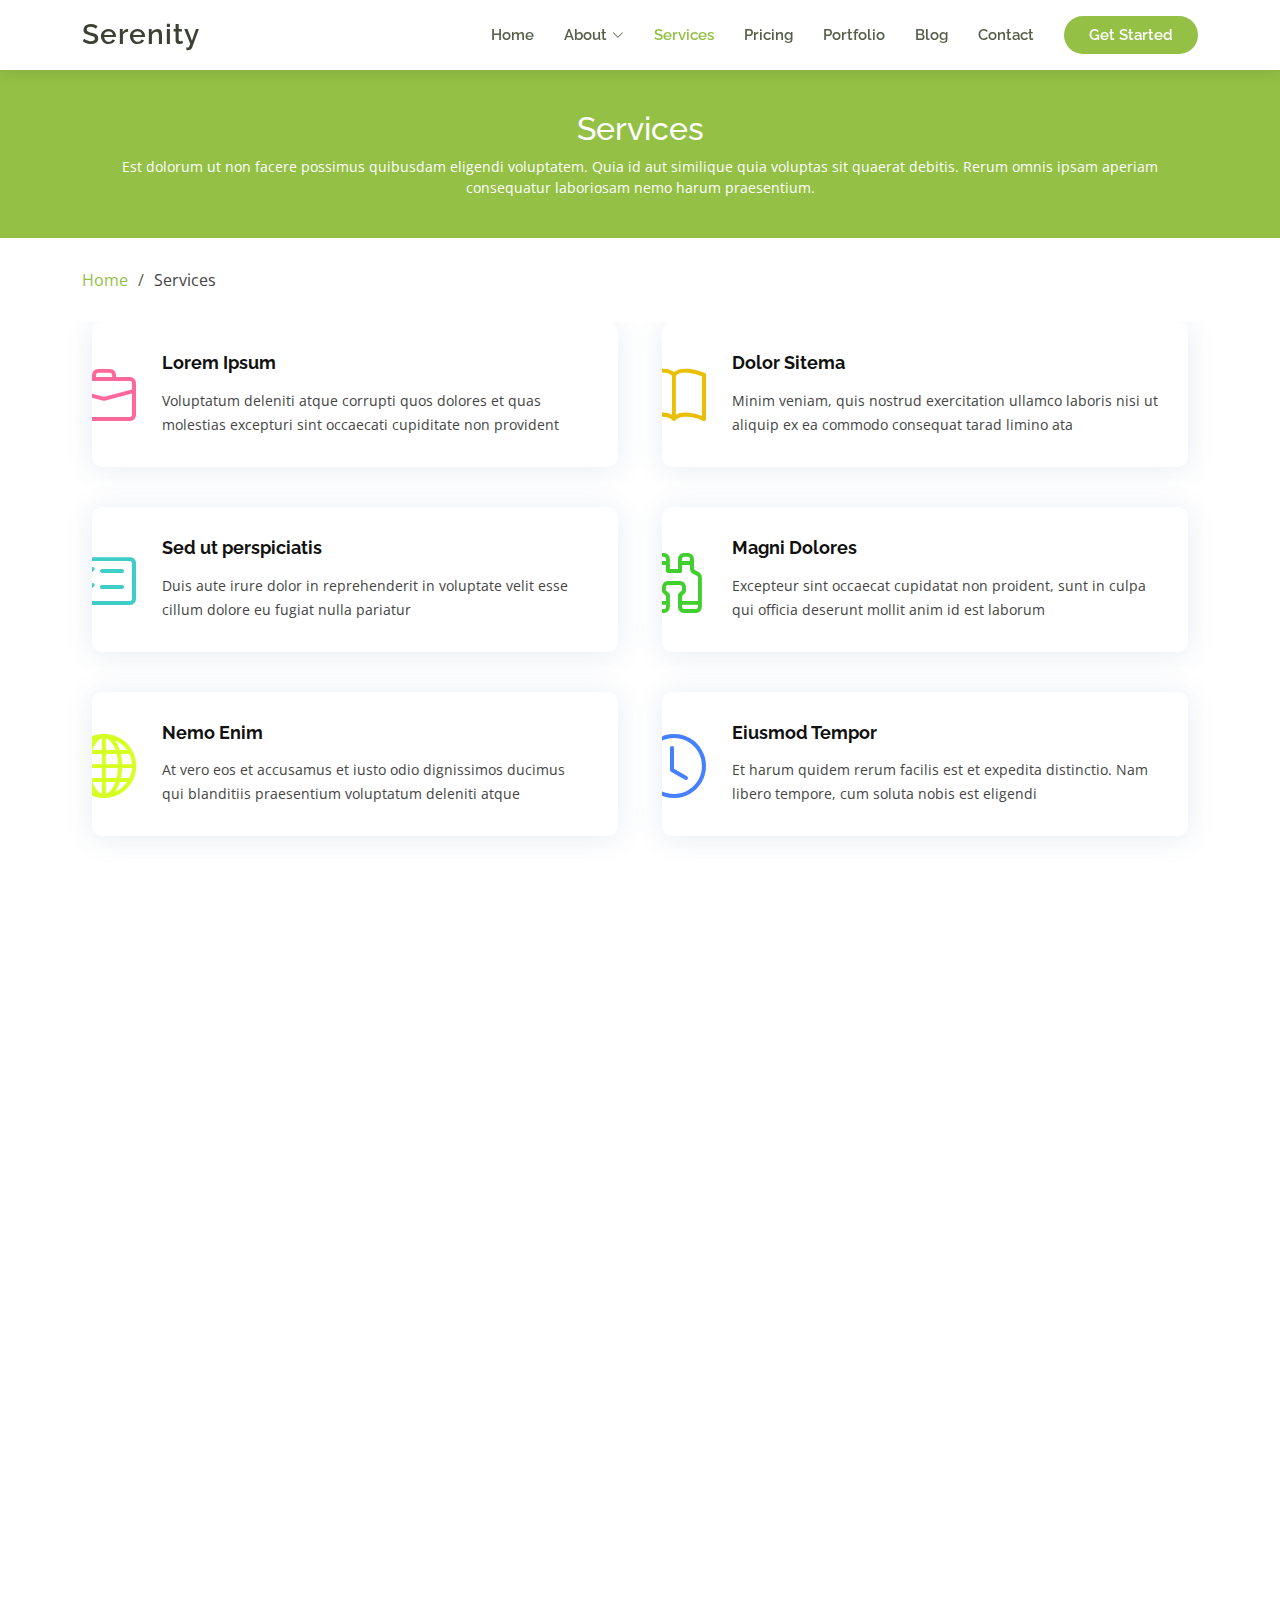
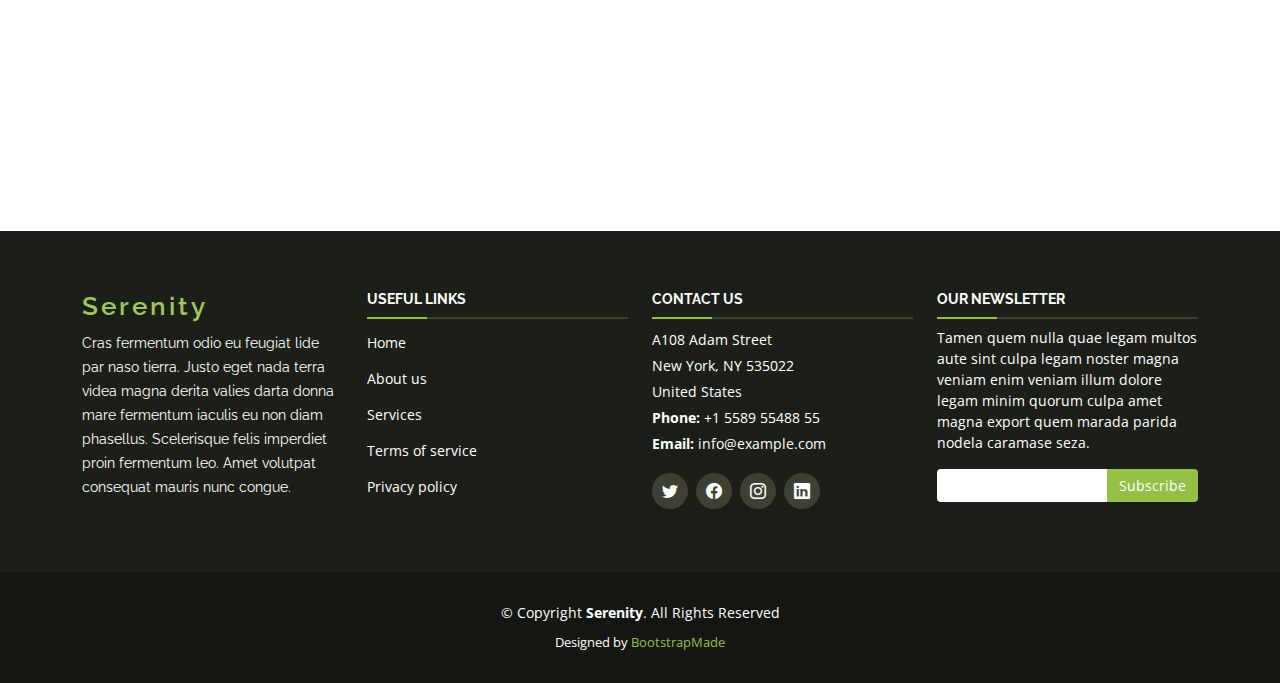
<file: services.html>
<!DOCTYPE html>
<html lang="en">

<head>
  <meta charset="utf-8">
  <meta content="width=device-width, initial-scale=1.0" name="viewport">

  <title>Services - Serenity Bootstrap Template</title>
  <meta content="" name="description">
  <meta content="" name="keywords">

  <!-- Favicons -->
  <link href="assets/img/favicon.png" rel="icon">
  <link href="assets/img/apple-touch-icon.png" rel="apple-touch-icon">

  <!-- Google Fonts -->
  <link href="https://fonts.googleapis.com/css?family=Open+Sans:300,300i,400,400i,600,600i,700,700i|Raleway:300,300i,400,400i,500,500i,600,600i,700,700i|Poppins:300,300i,400,400i,500,500i,600,600i,700,700i" rel="stylesheet">

  <!-- Vendor CSS Files -->
  <link href="assets/vendor/aos/aos.css" rel="stylesheet">
  <link href="assets/vendor/bootstrap/css/bootstrap.min.css" rel="stylesheet">
  <link href="assets/vendor/bootstrap-icons/bootstrap-icons.css" rel="stylesheet">
  <link href="assets/vendor/boxicons/css/boxicons.min.css" rel="stylesheet">
  <link href="assets/vendor/glightbox/css/glightbox.min.css" rel="stylesheet">
  <link href="assets/vendor/swiper/swiper-bundle.min.css" rel="stylesheet">

  <!-- Template Main CSS File -->
  <link href="assets/css/style.css" rel="stylesheet">

  <!-- =======================================================
  * Template Name: Serenity
  * Updated: Sep 18 2023 with Bootstrap v5.3.2
  * Template URL: https://bootstrapmade.com/serenity-bootstrap-corporate-template/
  * Author: BootstrapMade.com
  * License: https://bootstrapmade.com/license/
  ======================================================== -->
</head>

<body>

  <!-- ======= Header ======= -->
  <header id="header" class="fixed-top d-flex align-items-center">
    <div class="container d-flex align-items-center justify-content-between">

      <div class="logo">
        <h1 class="text-light"><a href="index.html">Serenity</a></h1>
        <!-- Uncomment below if you prefer to use an image logo -->
        <!-- <a href="index.html"><img src="assets/img/logo.png" alt="" class="img-fluid"></a>-->
      </div>

      <nav id="navbar" class="navbar">
        <ul>
          <li><a href="index.html">Home</a></li>
          <li class="dropdown"><a href="#"><span>About</span> <i class="bi bi-chevron-down"></i></a>
            <ul>
              <li><a href="about.html">About</a></li>
              <li><a href="team.html">Team</a></li>
              <li class="dropdown"><a href="#"><span>Deep Drop Down</span> <i class="bi bi-chevron-right"></i></a>
                <ul>
                  <li><a href="#">Deep Drop Down 1</a></li>
                  <li><a href="#">Deep Drop Down 2</a></li>
                  <li><a href="#">Deep Drop Down 3</a></li>
                  <li><a href="#">Deep Drop Down 4</a></li>
                  <li><a href="#">Deep Drop Down 5</a></li>
                </ul>
              </li>
            </ul>
          </li>
          <li><a class="active" href="services.html">Services</a></li>
          <li><a href="pricing.html">Pricing</a></li>
          <li><a href="portfolio.html">Portfolio</a></li>
          <li><a href="blog.html">Blog</a></li>
          <li><a href="contact.html">Contact</a></li>

          <li><a class="getstarted" href="about.html">Get Started</a></li>
        </ul>
        <i class="bi bi-list mobile-nav-toggle"></i>
      </nav><!-- .navbar -->

    </div>
  </header><!-- End Header -->

  <main id="main">

    <!-- ======= Breadcrumbs ======= -->
    <section id="breadcrumbs" class="breadcrumbs">
      <div class="breadcrumb-hero">
        <div class="container">
          <div class="breadcrumb-hero">
            <h2>Services</h2>
            <p>Est dolorum ut non facere possimus quibusdam eligendi voluptatem. Quia id aut similique quia voluptas sit quaerat debitis. Rerum omnis ipsam aperiam consequatur laboriosam nemo harum praesentium. </p>
          </div>
        </div>
      </div>
      <div class="container">
        <ol>
          <li><a href="index.html">Home</a></li>
          <li>Services</li>
        </ol>
      </div>
    </section><!-- End Breadcrumbs -->

    <!-- ======= Services Section ======= -->
    <section id="services" class="services ">
      <div class="container">

        <div class="row">
          <div class="col-md-6">
            <div class="icon-box" data-aos="fade-up">
              <div class="icon"><i class="bi bi-briefcase" style="color: #ff689b;"></i></div>
              <h4 class="title"><a href="">Lorem Ipsum</a></h4>
              <p class="description">Voluptatum deleniti atque corrupti quos dolores et quas molestias excepturi sint occaecati cupiditate non provident</p>
            </div>
          </div>
          <div class="col-md-6">
            <div class="icon-box" data-aos="fade-up">
              <div class="icon"><i class="bi bi-book" style="color: #e9bf06;"></i></div>
              <h4 class="title"><a href="">Dolor Sitema</a></h4>
              <p class="description">Minim veniam, quis nostrud exercitation ullamco laboris nisi ut aliquip ex ea commodo consequat tarad limino ata</p>
            </div>
          </div>

          <div class="col-md-6" data-aos="fade-up" data-aos-delay="100">
            <div class="icon-box">
              <div class="icon"><i class="bi bi-card-checklist" style="color: #3fcdc7;"></i></div>
              <h4 class="title"><a href="">Sed ut perspiciatis</a></h4>
              <p class="description">Duis aute irure dolor in reprehenderit in voluptate velit esse cillum dolore eu fugiat nulla pariatur</p>
            </div>
          </div>
          <div class="col-md-6" data-aos="fade-up" data-aos-delay="100">
            <div class="icon-box">
              <div class="icon"><i class="bi bi-binoculars" style="color:#41cf2e;"></i></div>
              <h4 class="title"><a href="">Magni Dolores</a></h4>
              <p class="description">Excepteur sint occaecat cupidatat non proident, sunt in culpa qui officia deserunt mollit anim id est laborum</p>
            </div>
          </div>

          <div class="col-md-6" data-aos="fade-up" data-aos-delay="200">
            <div class="icon-box">
              <div class="icon"><i class="bi bi-globe" style="color: #d6ff22;"></i></div>
              <h4 class="title"><a href="">Nemo Enim</a></h4>
              <p class="description">At vero eos et accusamus et iusto odio dignissimos ducimus qui blanditiis praesentium voluptatum deleniti atque</p>
            </div>
          </div>
          <div class="col-md-6" data-aos="fade-up" data-aos-delay="200">
            <div class="icon-box">
              <div class="icon"><i class="bi bi-clock" style="color: #4680ff;"></i></div>
              <h4 class="title"><a href="">Eiusmod Tempor</a></h4>
              <p class="description">Et harum quidem rerum facilis est et expedita distinctio. Nam libero tempore, cum soluta nobis est eligendi</p>
            </div>
          </div>
        </div>

      </div>
    </section><!-- End Services Section -->

    <!-- ======= Features Section ======= -->
    <section id="features" class="features">
      <div class="container">

        <div class="section-title" data-aos="fade-up">
          <h2>Features</h2>
          <p>Magnam dolores commodi suscipit. Necessitatibus eius consequatur ex aliquid fuga eum quidem. Sit sint consectetur velit. Quisquam quos quisquam cupiditate. Et nemo qui impedit suscipit alias ea. Quia fugiat sit in iste officiis commodi quidem hic quas.</p>
        </div>

        <div class="row">
          <div class="col-md-6 d-flex align-items-stretch" data-aos="fade-up">
            <div class="card" style="background-image: url(assets/img/features-1.jpg);">
              <div class="card-body">
                <h5 class="card-title"><a href="">Our Mission</a></h5>
                <p class="card-text">Lorem ipsum dolor sit amet, consectetur elit, sed do eiusmod tempor ut labore et dolore magna aliqua.</p>
                <div class="read-more"><a href="#"><i class="bi bi-arrow-right"></i> Read More</a></div>
              </div>
            </div>
          </div>
          <div class="col-md-6 d-flex align-items-stretch mt-4 mt-md-0" data-aos="fade-up">
            <div class="card" style="background-image: url(assets/img/features-2.jpg);">
              <div class="card-body">
                <h5 class="card-title"><a href="">Our Plan</a></h5>
                <p class="card-text">Sed ut perspiciatis unde omnis iste natus error sit voluptatem doloremque laudantium, totam rem.</p>
                <div class="read-more"><a href="#"><i class="bi bi-arrow-right"></i> Read More</a></div>
              </div>
            </div>

          </div>
          <div class="col-md-6 d-flex align-items-stretch mt-4" data-aos="fade-up" data-aos-delay="100">
            <div class="card" style="background-image: url(assets/img/features-3.jpg);">
              <div class="card-body">
                <h5 class="card-title"><a href="">Our Vision</a></h5>
                <p class="card-text">Nemo enim ipsam voluptatem quia voluptas sit aut odit aut fugit, sed quia magni dolores.</p>
                <div class="read-more"><a href="#"><i class="bi bi-arrow-right"></i> Read More</a></div>
              </div>
            </div>
          </div>
          <div class="col-md-6 d-flex align-items-stretch mt-4" data-aos="fade-up" data-aos-delay="100">
            <div class="card" style="background-image: url(assets/img/features-4.jpg);">
              <div class="card-body">
                <h5 class="card-title"><a href="">Our Care</a></h5>
                <p class="card-text">Nostrum eum sed et autem dolorum perspiciatis. Magni porro quisquam laudantium voluptatem.</p>
                <div class="read-more"><a href="#"><i class="bi bi-arrow-right"></i> Read More</a></div>
              </div>
            </div>
          </div>
        </div>

      </div>
    </section><!-- End Features Section -->

  </main><!-- End #main -->

  <!-- ======= Footer ======= -->
  <footer id="footer">
    <div class="footer-top">
      <div class="container">
        <div class="row">

          <div class="col-lg-3 col-md-6 footer-info">
            <h3>Serenity</h3>
            <p>Cras fermentum odio eu feugiat lide par naso tierra. Justo eget nada terra videa magna derita valies darta donna mare fermentum iaculis eu non diam phasellus. Scelerisque felis imperdiet proin fermentum leo. Amet volutpat consequat mauris nunc congue.</p>
          </div>

          <div class="col-lg-3 col-md-6 footer-links">
            <h4>Useful Links</h4>
            <ul>
              <li><a href="#">Home</a></li>
              <li><a href="#">About us</a></li>
              <li><a href="#">Services</a></li>
              <li><a href="#">Terms of service</a></li>
              <li><a href="#">Privacy policy</a></li>
            </ul>
          </div>

          <div class="col-lg-3 col-md-6 footer-contact">
            <h4>Contact Us</h4>
            <p>
              A108 Adam Street <br>
              New York, NY 535022<br>
              United States <br>
              <strong>Phone:</strong> +1 5589 55488 55<br>
              <strong>Email:</strong> info@example.com<br>
            </p>

            <div class="social-links">
              <a href="#" class="twitter"><i class="bi bi-twitter"></i></a>
              <a href="#" class="facebook"><i class="bi bi-facebook"></i></a>
              <a href="#" class="instagram"><i class="bi bi-instagram"></i></a>
              <a href="#" class="linkedin"><i class="bi bi-linkedin"></i></a>
            </div>

          </div>

          <div class="col-lg-3 col-md-6 footer-newsletter">
            <h4>Our Newsletter</h4>
            <p>Tamen quem nulla quae legam multos aute sint culpa legam noster magna veniam enim veniam illum dolore legam minim quorum culpa amet magna export quem marada parida nodela caramase seza.</p>
            <form action="" method="post">
              <input type="email" name="email"><input type="submit" value="Subscribe">
            </form>
          </div>

        </div>
      </div>
    </div>

    <div class="container">
      <div class="copyright">
        &copy; Copyright <strong><span>Serenity</span></strong>. All Rights Reserved
      </div>
      <div class="credits">
        <!-- All the links in the footer should remain intact. -->
        <!-- You can delete the links only if you purchased the pro version. -->
        <!-- Licensing information: https://bootstrapmade.com/license/ -->
        <!-- Purchase the pro version with working PHP/AJAX contact form: https://bootstrapmade.com/serenity-bootstrap-corporate-template/ -->
        Designed by <a href="https://bootstrapmade.com/">BootstrapMade</a>
      </div>
    </div>
  </footer><!-- End Footer -->

  <a href="#" class="back-to-top d-flex align-items-center justify-content-center"><i class="bi bi-arrow-up-short"></i></a>

  <!-- Vendor JS Files -->
  <script src="assets/vendor/purecounter/purecounter_vanilla.js"></script>
  <script src="assets/vendor/aos/aos.js"></script>
  <script src="assets/vendor/bootstrap/js/bootstrap.bundle.min.js"></script>
  <script src="assets/vendor/glightbox/js/glightbox.min.js"></script>
  <script src="assets/vendor/isotope-layout/isotope.pkgd.min.js"></script>
  <script src="assets/vendor/swiper/swiper-bundle.min.js"></script>
  <script src="assets/vendor/waypoints/noframework.waypoints.js"></script>
  <script src="assets/vendor/php-email-form/validate.js"></script>

  <!-- Template Main JS File -->
  <script src="assets/js/main.js"></script>

</body>

</html>
</file>
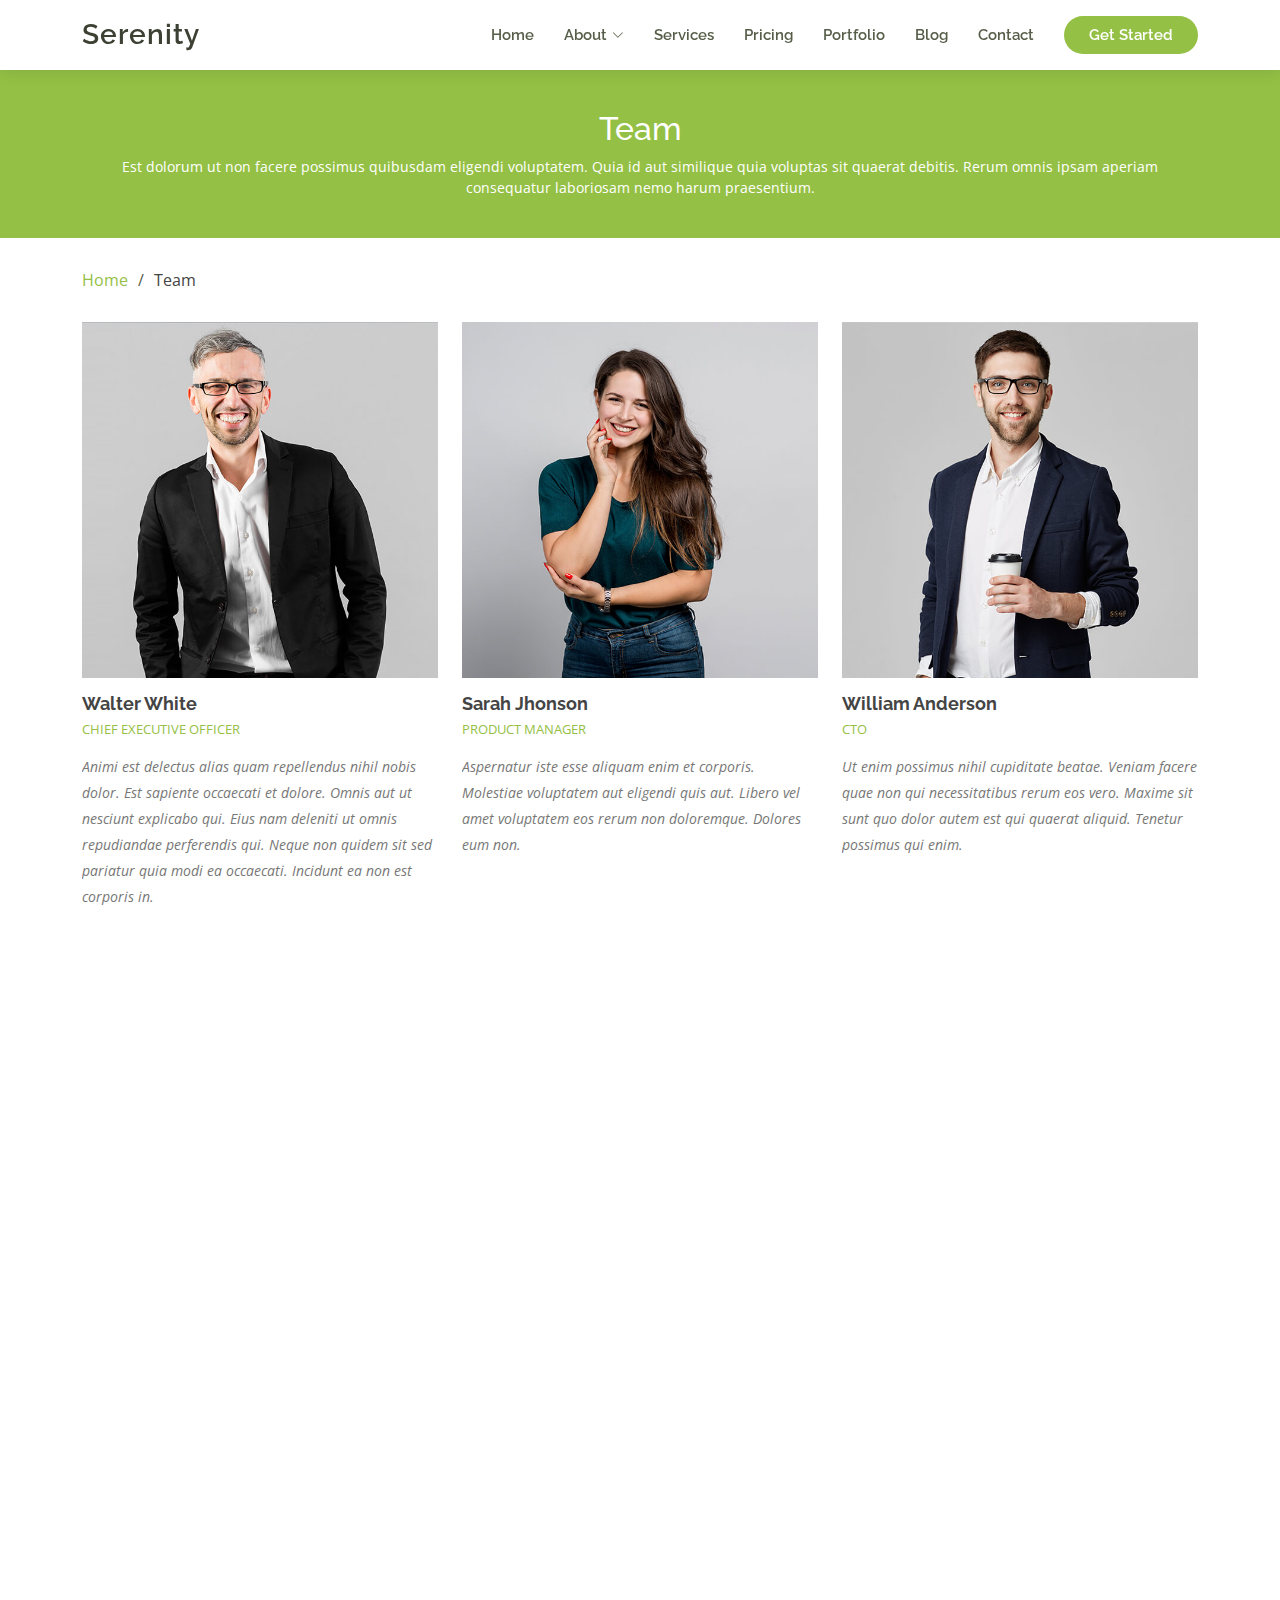
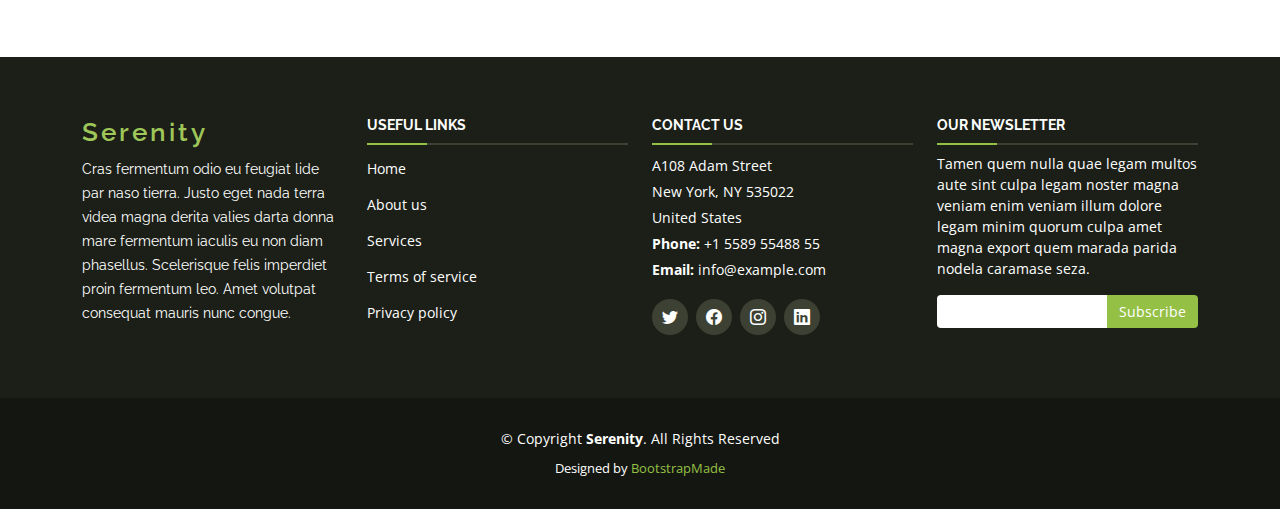
<file: team.html>
<!DOCTYPE html>
<html lang="en">

<head>
  <meta charset="utf-8">
  <meta content="width=device-width, initial-scale=1.0" name="viewport">

  <title>Team - Serenity Bootstrap Template</title>
  <meta content="" name="description">
  <meta content="" name="keywords">

  <!-- Favicons -->
  <link href="assets/img/favicon.png" rel="icon">
  <link href="assets/img/apple-touch-icon.png" rel="apple-touch-icon">

  <!-- Google Fonts -->
  <link href="https://fonts.googleapis.com/css?family=Open+Sans:300,300i,400,400i,600,600i,700,700i|Raleway:300,300i,400,400i,500,500i,600,600i,700,700i|Poppins:300,300i,400,400i,500,500i,600,600i,700,700i" rel="stylesheet">

  <!-- Vendor CSS Files -->
  <link href="assets/vendor/aos/aos.css" rel="stylesheet">
  <link href="assets/vendor/bootstrap/css/bootstrap.min.css" rel="stylesheet">
  <link href="assets/vendor/bootstrap-icons/bootstrap-icons.css" rel="stylesheet">
  <link href="assets/vendor/boxicons/css/boxicons.min.css" rel="stylesheet">
  <link href="assets/vendor/glightbox/css/glightbox.min.css" rel="stylesheet">
  <link href="assets/vendor/swiper/swiper-bundle.min.css" rel="stylesheet">

  <!-- Template Main CSS File -->
  <link href="assets/css/style.css" rel="stylesheet">

  <!-- =======================================================
  * Template Name: Serenity
  * Updated: Sep 18 2023 with Bootstrap v5.3.2
  * Template URL: https://bootstrapmade.com/serenity-bootstrap-corporate-template/
  * Author: BootstrapMade.com
  * License: https://bootstrapmade.com/license/
  ======================================================== -->
</head>

<body>

  <!-- ======= Header ======= -->
  <header id="header" class="fixed-top d-flex align-items-center">
    <div class="container d-flex align-items-center justify-content-between">

      <div class="logo">
        <h1 class="text-light"><a href="index.html">Serenity</a></h1>
        <!-- Uncomment below if you prefer to use an image logo -->
        <!-- <a href="index.html"><img src="assets/img/logo.png" alt="" class="img-fluid"></a>-->
      </div>

      <nav id="navbar" class="navbar">
        <ul>
          <li><a href="index.html">Home</a></li>
          <li class="dropdown"><a href="#"><span>About</span> <i class="bi bi-chevron-down"></i></a>
            <ul>
              <li><a href="about.html">About</a></li>
              <li><a class="active" href="team.html">Team</a></li>
              <li class="dropdown"><a href="#"><span>Deep Drop Down</span> <i class="bi bi-chevron-right"></i></a>
                <ul>
                  <li><a href="#">Deep Drop Down 1</a></li>
                  <li><a href="#">Deep Drop Down 2</a></li>
                  <li><a href="#">Deep Drop Down 3</a></li>
                  <li><a href="#">Deep Drop Down 4</a></li>
                  <li><a href="#">Deep Drop Down 5</a></li>
                </ul>
              </li>
            </ul>
          </li>
          <li><a href="services.html">Services</a></li>
          <li><a href="pricing.html">Pricing</a></li>
          <li><a href="portfolio.html">Portfolio</a></li>
          <li><a href="blog.html">Blog</a></li>
          <li><a href="contact.html">Contact</a></li>

          <li><a class="getstarted" href="about.html">Get Started</a></li>
        </ul>
        <i class="bi bi-list mobile-nav-toggle"></i>
      </nav><!-- .navbar -->

    </div>
  </header><!-- End Header -->

  <main id="main">

    <!-- ======= Breadcrumbs ======= -->
    <section id="breadcrumbs" class="breadcrumbs">
      <div class="breadcrumb-hero">
        <div class="container">
          <div class="breadcrumb-hero">
            <h2>Team</h2>
            <p>Est dolorum ut non facere possimus quibusdam eligendi voluptatem. Quia id aut similique quia voluptas sit quaerat debitis. Rerum omnis ipsam aperiam consequatur laboriosam nemo harum praesentium. </p>
          </div>
        </div>
      </div>
      <div class="container">
        <ol>
          <li><a href="index.html">Home</a></li>
          <li>Team</li>
        </ol>
      </div>
    </section><!-- End Breadcrumbs -->

    <!-- ======= Team Section ======= -->
    <section id="team" class="team">
      <div class="container">

        <div class="row">

          <div class="col-lg-4 col-md-6 d-flex align-items-stretch">
            <div class="member" data-aos="fade-up">
              <div class="member-img">
                <img src="assets/img/team/team-1.jpg" class="img-fluid" alt="">
                <div class="social">
                  <a href=""><i class="bi bi-twitter"></i></a>
                  <a href=""><i class="bi bi-facebook"></i></a>
                  <a href=""><i class="bi bi-instagram"></i></a>
                  <a href=""><i class="bi bi-linkedin"></i></a>
                </div>
              </div>
              <div class="member-info">
                <h4>Walter White</h4>
                <span>Chief Executive Officer</span>
                <p>Animi est delectus alias quam repellendus nihil nobis dolor. Est sapiente occaecati et dolore. Omnis aut ut nesciunt explicabo qui. Eius nam deleniti ut omnis repudiandae perferendis qui. Neque non quidem sit sed pariatur quia modi ea occaecati. Incidunt ea non est corporis in.</p>
              </div>
            </div>
          </div>

          <div class="col-lg-4 col-md-6 d-flex align-items-stretch">
            <div class="member" data-aos="fade-up" data-aos-delay="100">
              <div class="member-img">
                <img src="assets/img/team/team-2.jpg" class="img-fluid" alt="">
                <div class="social">
                  <a href=""><i class="bi bi-twitter"></i></a>
                  <a href=""><i class="bi bi-facebook"></i></a>
                  <a href=""><i class="bi bi-instagram"></i></a>
                  <a href=""><i class="bi bi-linkedin"></i></a>
                </div>
              </div>
              <div class="member-info">
                <h4>Sarah Jhonson</h4>
                <span>Product Manager</span>
                <p>Aspernatur iste esse aliquam enim et corporis. Molestiae voluptatem aut eligendi quis aut. Libero vel amet voluptatem eos rerum non doloremque. Dolores eum non.</p>
              </div>
            </div>
          </div>

          <div class="col-lg-4 col-md-6 d-flex align-items-stretch">
            <div class="member" data-aos="fade-up" data-aos-delay="200">
              <div class="member-img">
                <img src="assets/img/team/team-3.jpg" class="img-fluid" alt="">
                <div class="social">
                  <a href=""><i class="bi bi-twitter"></i></a>
                  <a href=""><i class="bi bi-facebook"></i></a>
                  <a href=""><i class="bi bi-instagram"></i></a>
                  <a href=""><i class="bi bi-linkedin"></i></a>
                </div>
              </div>
              <div class="member-info">
                <h4>William Anderson</h4>
                <span>CTO</span>
                <p>Ut enim possimus nihil cupiditate beatae. Veniam facere quae non qui necessitatibus rerum eos vero. Maxime sit sunt quo dolor autem est qui quaerat aliquid. Tenetur possimus qui enim.</p>
              </div>
            </div>
          </div>

          <div class="col-lg-4 col-md-6 d-flex align-items-stretch">
            <div class="member" data-aos="fade-up">
              <div class="member-img">
                <img src="assets/img/team/team-4.jpg" class="img-fluid" alt="">
                <div class="social">
                  <a href=""><i class="bi bi-twitter"></i></a>
                  <a href=""><i class="bi bi-facebook"></i></a>
                  <a href=""><i class="bi bi-instagram"></i></a>
                  <a href=""><i class="bi bi-linkedin"></i></a>
                </div>
              </div>
              <div class="member-info">
                <h4>Amanda Jepson</h4>
                <span>Accountant</span>
                <p>Sint qui cupiditate. Asperiores fugit impedit aspernatur et mollitia. Molestiae qui placeat labore assumenda id qui nesciunt quo reprehenderit. Rem dolores similique quis soluta culpa enim quia ratione ea.</p>
              </div>
            </div>
          </div>

          <div class="col-lg-4 col-md-6 d-flex align-items-stretch">
            <div class="member" data-aos="fade-up" data-aos-delay="100">
              <div class="member-img">
                <img src="assets/img/team/team-5.jpg" class="img-fluid" alt="">
                <div class="social">
                  <a href=""><i class="bi bi-twitter"></i></a>
                  <a href=""><i class="bi bi-facebook"></i></a>
                  <a href=""><i class="bi bi-instagram"></i></a>
                  <a href=""><i class="bi bi-linkedin"></i></a>
                </div>
              </div>
              <div class="member-info">
                <h4>Niall Katz</h4>
                <span>Marketing</span>
                <p>Aut ex esse explicabo quia harum ea accusamus excepturi. Temporibus at quia quisquam veritatis impedit. Porro laborum voluptatum sed necessitatibus a saepe. Deserunt laborum quasi consequatur voluptatum iusto sint qui fuga vel. Enim eveniet sed quibusdam rerum in. Non dicta architecto consequatur quo praesentium nesciunt.</p>
              </div>
            </div>
          </div>

          <div class="col-lg-4 col-md-6 d-flex align-items-stretch">
            <div class="member" data-aos="fade-up" data-aos-delay="200">
              <div class="member-img">
                <img src="assets/img/team/team-6.jpg" class="img-fluid" alt="">
                <div class="social">
                  <a href=""><i class="bi bi-twitter"></i></a>
                  <a href=""><i class="bi bi-facebook"></i></a>
                  <a href=""><i class="bi bi-instagram"></i></a>
                  <a href=""><i class="bi bi-linkedin"></i></a>
                </div>
              </div>
              <div class="member-info">
                <h4>Demi Lewis</h4>
                <span>Financing</span>
                <p>Amet labore numquam corrupti est. Nostrum amet voluptas consectetur dolor voluptatem architecto distinctio consequuntur eligendi. Quam impedit enim aut nesciunt aut dicta quam exercitationem. Reprehenderit exercitationem magnam. Ullam similique ut voluptas totam nobis porro accusamus nulla omnis.</p>
              </div>
            </div>
          </div>

        </div>

      </div>
    </section><!-- End Team Section -->

  </main><!-- End #main -->

  <!-- ======= Footer ======= -->
  <footer id="footer">
    <div class="footer-top">
      <div class="container">
        <div class="row">

          <div class="col-lg-3 col-md-6 footer-info">
            <h3>Serenity</h3>
            <p>Cras fermentum odio eu feugiat lide par naso tierra. Justo eget nada terra videa magna derita valies darta donna mare fermentum iaculis eu non diam phasellus. Scelerisque felis imperdiet proin fermentum leo. Amet volutpat consequat mauris nunc congue.</p>
          </div>

          <div class="col-lg-3 col-md-6 footer-links">
            <h4>Useful Links</h4>
            <ul>
              <li><a href="#">Home</a></li>
              <li><a href="#">About us</a></li>
              <li><a href="#">Services</a></li>
              <li><a href="#">Terms of service</a></li>
              <li><a href="#">Privacy policy</a></li>
            </ul>
          </div>

          <div class="col-lg-3 col-md-6 footer-contact">
            <h4>Contact Us</h4>
            <p>
              A108 Adam Street <br>
              New York, NY 535022<br>
              United States <br>
              <strong>Phone:</strong> +1 5589 55488 55<br>
              <strong>Email:</strong> info@example.com<br>
            </p>

            <div class="social-links">
              <a href="#" class="twitter"><i class="bi bi-twitter"></i></a>
              <a href="#" class="facebook"><i class="bi bi-facebook"></i></a>
              <a href="#" class="instagram"><i class="bi bi-instagram"></i></a>
              <a href="#" class="linkedin"><i class="bi bi-linkedin"></i></a>
            </div>

          </div>

          <div class="col-lg-3 col-md-6 footer-newsletter">
            <h4>Our Newsletter</h4>
            <p>Tamen quem nulla quae legam multos aute sint culpa legam noster magna veniam enim veniam illum dolore legam minim quorum culpa amet magna export quem marada parida nodela caramase seza.</p>
            <form action="" method="post">
              <input type="email" name="email"><input type="submit" value="Subscribe">
            </form>
          </div>

        </div>
      </div>
    </div>

    <div class="container">
      <div class="copyright">
        &copy; Copyright <strong><span>Serenity</span></strong>. All Rights Reserved
      </div>
      <div class="credits">
        <!-- All the links in the footer should remain intact. -->
        <!-- You can delete the links only if you purchased the pro version. -->
        <!-- Licensing information: https://bootstrapmade.com/license/ -->
        <!-- Purchase the pro version with working PHP/AJAX contact form: https://bootstrapmade.com/serenity-bootstrap-corporate-template/ -->
        Designed by <a href="https://bootstrapmade.com/">BootstrapMade</a>
      </div>
    </div>
  </footer><!-- End Footer -->

  <a href="#" class="back-to-top d-flex align-items-center justify-content-center"><i class="bi bi-arrow-up-short"></i></a>

  <!-- Vendor JS Files -->
  <script src="assets/vendor/purecounter/purecounter_vanilla.js"></script>
  <script src="assets/vendor/aos/aos.js"></script>
  <script src="assets/vendor/bootstrap/js/bootstrap.bundle.min.js"></script>
  <script src="assets/vendor/glightbox/js/glightbox.min.js"></script>
  <script src="assets/vendor/isotope-layout/isotope.pkgd.min.js"></script>
  <script src="assets/vendor/swiper/swiper-bundle.min.js"></script>
  <script src="assets/vendor/waypoints/noframework.waypoints.js"></script>
  <script src="assets/vendor/php-email-form/validate.js"></script>

  <!-- Template Main JS File -->
  <script src="assets/js/main.js"></script>

</body>

</html>
</file>
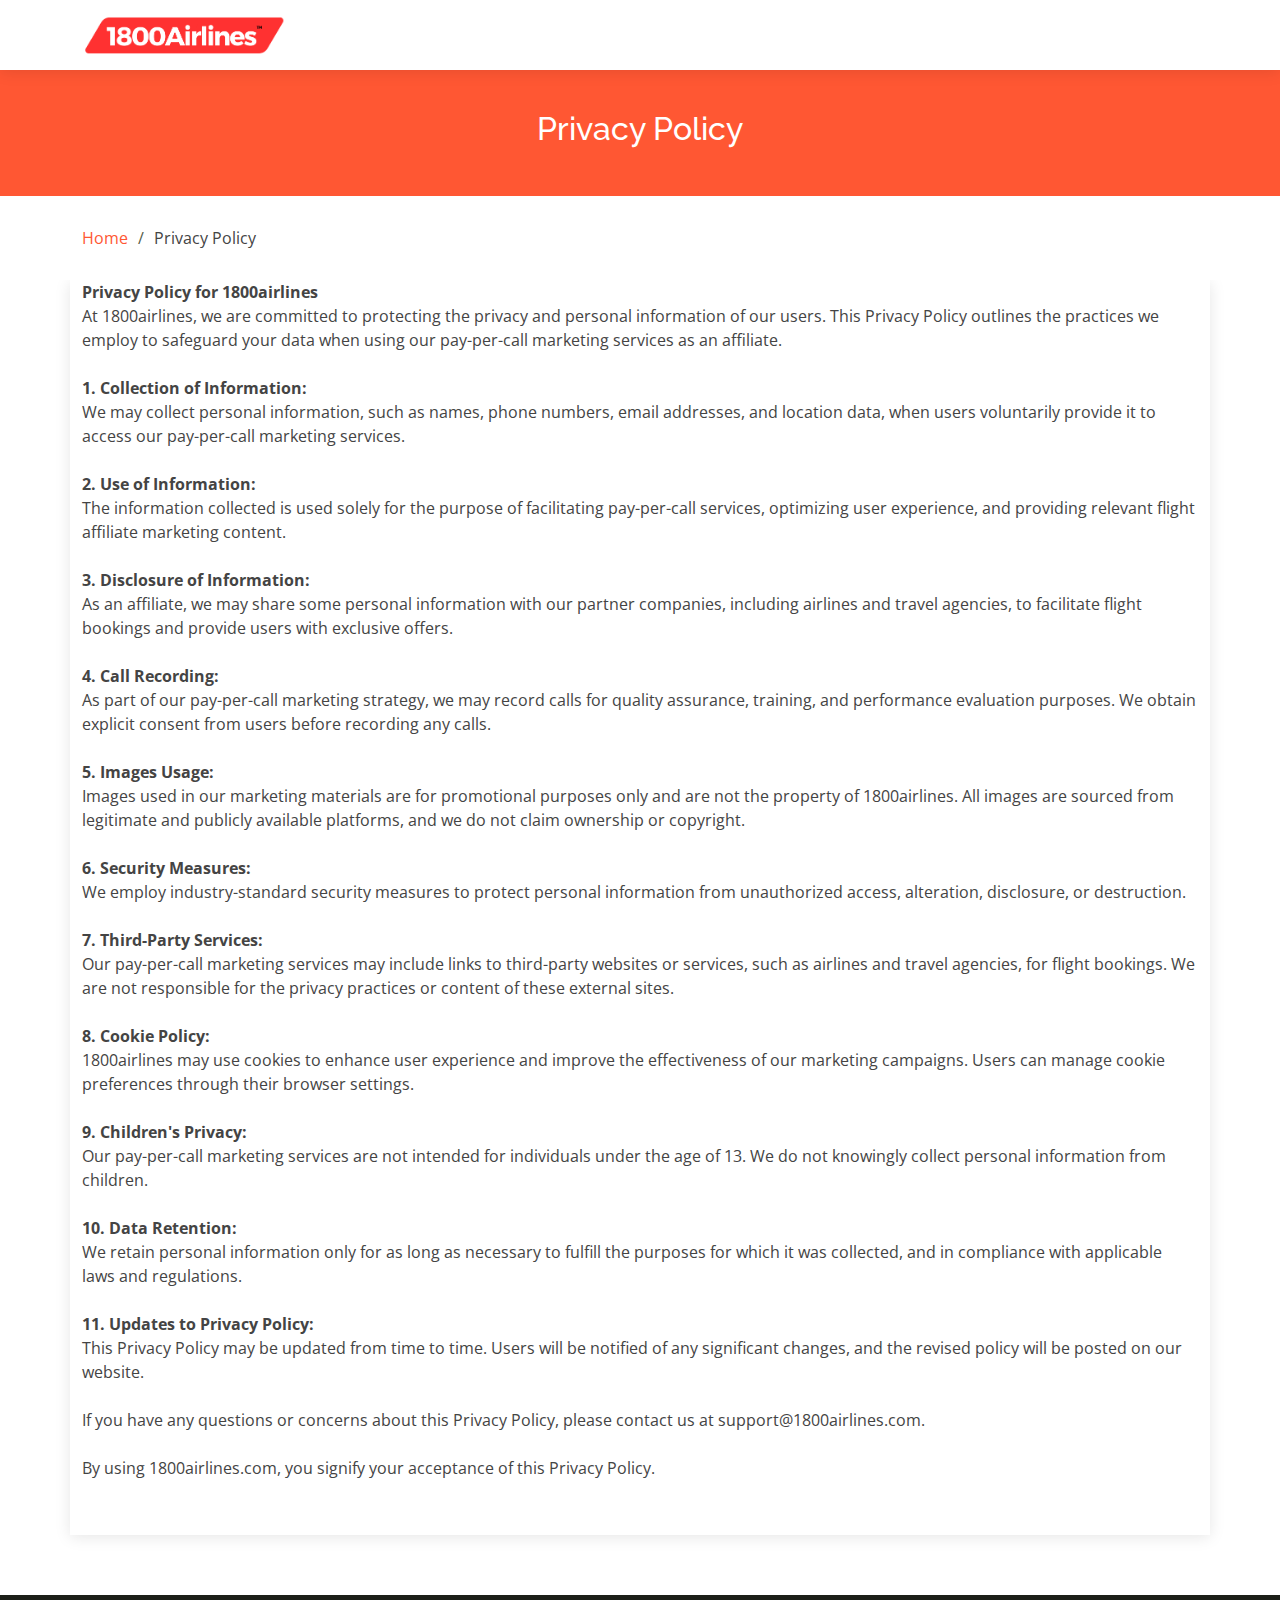
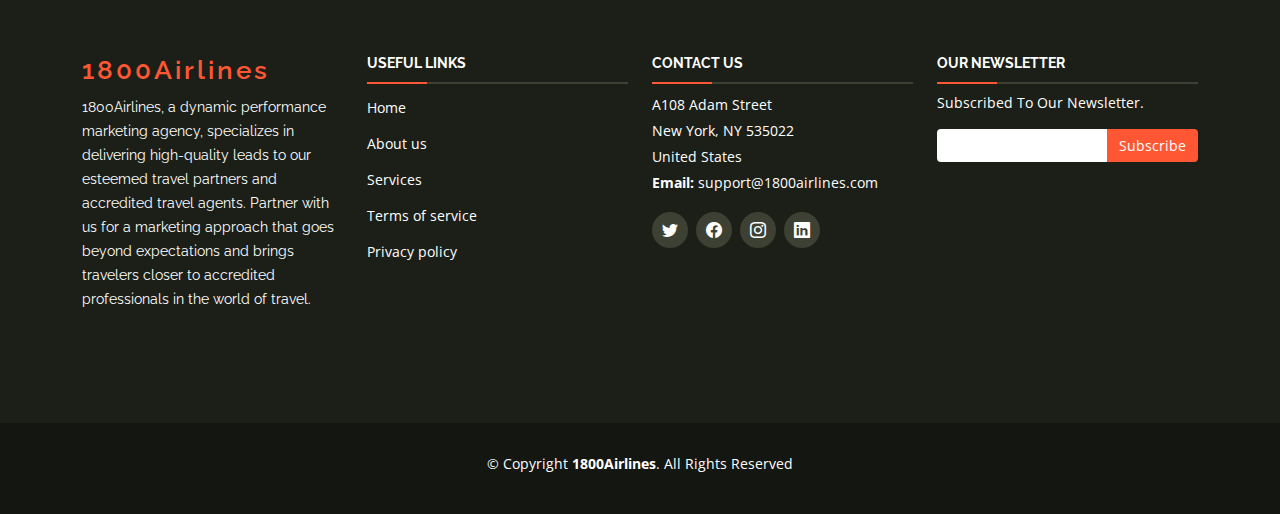
<file: public/partner.html>
<!DOCTYPE html>
<html lang="en">

<head>
  <meta charset="utf-8">
  <meta content="width=device-width, initial-scale=1.0" name="viewport">

  <title>About - Serenity Bootstrap Template</title>
  <meta content="" name="description">
  <meta content="" name="keywords">

  <!-- Favicons -->
  <link href="assets/img/favicon.png" rel="icon">
  <link href="assets/img/apple-touch-icon.png" rel="apple-touch-icon">

  <!-- Google Fonts -->
  <link href="https://fonts.googleapis.com/css?family=Open+Sans:300,300i,400,400i,600,600i,700,700i|Raleway:300,300i,400,400i,500,500i,600,600i,700,700i|Poppins:300,300i,400,400i,500,500i,600,600i,700,700i" rel="stylesheet">

  <!-- Vendor CSS Files -->
  <link href="assets/vendor/aos/aos.css" rel="stylesheet">
  <link href="assets/vendor/bootstrap/css/bootstrap.min.css" rel="stylesheet">
  <link href="assets/vendor/bootstrap-icons/bootstrap-icons.css" rel="stylesheet">
  <link href="assets/vendor/boxicons/css/boxicons.min.css" rel="stylesheet">
  <link href="assets/vendor/glightbox/css/glightbox.min.css" rel="stylesheet">
  <link href="assets/vendor/swiper/swiper-bundle.min.css" rel="stylesheet">

  <!-- Template Main CSS File -->
  <link href="assets/css/style.css" rel="stylesheet">

  <!-- =======================================================
  * Template Name: Serenity
  * Updated: Sep 18 2023 with Bootstrap v5.3.2
  * Template URL: https://bootstrapmade.com/serenity-bootstrap-corporate-template/
  * Author: BootstrapMade.com
  * License: https://bootstrapmade.com/license/
  ======================================================== -->
</head>

<body>

  <!-- ======= Header ======= -->
  <header id="header" class="fixed-top d-flex align-items-center">
    <div class="container d-flex align-items-center justify-content-between">

      <div class="logo">
        <!-- <h1 class="text-light"><a href="index.html">1800Airlines</a></h1> -->
        <!-- Uncomment below if you prefer to use an image logo -->
        <a href="index.html"><img src="assets/img/logo1.png" alt="" class="img-fluid"></a>
      </div>



    </div>
  </header><!-- End Header -->

  <main id="main">

    <!-- ======= Breadcrumbs ======= -->
    <section id="breadcrumbs" class="breadcrumbs">
      <div class="breadcrumb-hero">
        <div class="container">
          <div class="breadcrumb-hero">
            <h2>Privacy Policy</h2>
    </div>
        </div>
      </div>
      <div class="container">
        <ol>
          <li><a href="index.html">Home</a></li>
          <li>Privacy Policy</li>
        </ol>
      </div>
    </section><!-- End Breadcrumbs -->

    <!-- ======= About Section ======= -->
    <section id="P" class="about">
      <div class="container">

        <!-- <div class="row justify-content-end">
          <div class="col-lg-11">
            <div class="row justify-content-end">

              <div class="col-lg-3 col-md-5 col-6 d-md-flex align-items-md-stretch">
                <div class="count-box py-5">
                  <i class="bi bi-emoji-smile"></i>
                  <span data-purecounter-start="0" data-purecounter-end="65" class="purecounter">0</span>
                  <p>Happy Clients</p>
                </div>
              </div>

              <div class="col-lg-3 col-md-5 col-6 d-md-flex align-items-md-stretch">
                <div class="count-box py-5">
                  <i class="bi bi-journal-richtext"></i>
                  <span data-purecounter-start="0" data-purecounter-end="85" class="purecounter">0</span>
                  <p>Projects</p>
                </div>
              </div>

              <div class="col-lg-3 col-md-5 col-6 d-md-flex align-items-md-stretch">
                <div class="count-box pb-5 pt-0 pt-lg-5">
                  <i class="bi bi-clock"></i>
                  <span data-purecounter-start="0" data-purecounter-end="27" class="purecounter">0</span>
                  <p>Years of experience</p>
                </div>
              </div>

              <div class="col-lg-3 col-md-5 col-6 d-md-flex align-items-md-stretch">
                <div class="count-box pb-5 pt-0 pt-lg-5">
                  <i class="bi bi-award"></i>
                  <span data-purecounter-start="0" data-purecounter-end="22" class="purecounter">0</span>
                  <p>Awards</p>
                </div>
              </div>

            </div>
          </div>
        </div> -->
        <p>
          <strong>Privacy Policy for 1800airlines</strong><br>

          At 1800airlines, we are committed to protecting the privacy and personal information of our users. This Privacy Policy outlines the practices we employ to safeguard your data when using our pay-per-call marketing services as an affiliate.<br><br>
          <strong>1. Collection of Information:</strong><br>
          We may collect personal information, such as names, phone numbers, email addresses, and location data, when users voluntarily provide it to access our pay-per-call marketing services.<br><br>
          <strong>2. Use of Information:</strong><br>
          The information collected is used solely for the purpose of facilitating pay-per-call services, optimizing user experience, and providing relevant flight affiliate marketing content.<br><br>
          <strong>3. Disclosure of Information:</strong><br>
          As an affiliate, we may share some personal information with our partner companies, including airlines and travel agencies, to facilitate flight bookings and provide users with exclusive offers.<br><br>
          <strong>4. Call Recording:</strong><br>
          As part of our pay-per-call marketing strategy, we may record calls for quality assurance, training, and performance evaluation purposes. We obtain explicit consent from users before recording any calls.<br><br>
          <strong>5. Images Usage:</strong><br>
          Images used in our marketing materials are for promotional purposes only and are not the property of 1800airlines. All images are sourced from legitimate and publicly available platforms, and we do not claim ownership or copyright.<br><br>
          <strong>6. Security Measures:</strong><br>
          We employ industry-standard security measures to protect personal information from unauthorized access, alteration, disclosure, or destruction.<br><br>
          <strong>7. Third-Party Services:</strong><br>
          Our pay-per-call marketing services may include links to third-party websites or services, such as airlines and travel agencies, for flight bookings. We are not responsible for the privacy practices or content of these external sites.<br><br>
          <strong>8. Cookie Policy:</strong><br>
          1800airlines may use cookies to enhance user experience and improve the effectiveness of our marketing campaigns. Users can manage cookie preferences through their browser settings.<br><br>
          <strong>9. Children's Privacy:</strong><br>
          Our pay-per-call marketing services are not intended for individuals under the age of 13. We do not knowingly collect personal information from children.<br><br>
          <strong>10. Data Retention:</strong><br>
          We retain personal information only for as long as necessary to fulfill the purposes for which it was collected, and in compliance with applicable laws and regulations.<br><br>
          <strong>11. Updates to Privacy Policy:</strong><br>
          This Privacy Policy may be updated from time to time. Users will be notified of any significant changes, and the revised policy will be posted on our website.<br><br>
          If you have any questions or concerns about this Privacy Policy, please contact us at support@1800airlines.com.<br><br>
          By using 1800airlines.com, you signify your acceptance of this Privacy Policy.<br><br>
          </p>
        <!-- <div class="row">

          <div class="col-lg-6 video-box align-self-baseline position-relative">
            <img src="assets/img/about.jpg" class="img-fluid" alt="">
            <a href="https://www.youtube.com/watch?v=jDDaplaOz7Q" class="glightbox play-btn mb-4"></a>
          </div>

          <div class="col-lg-6 pt-3 pt-lg-0 content">
            <h3>Voluptatem dignissimos provident quasi corporis voluptates sit assumenda.</h3>
            <p class="fst-italic">
              Lorem ipsum dolor sit amet, consectetur adipiscing elit, sed do eiusmod tempor incididunt ut labore et dolore
              magna aliqua.
            </p>
            <ul>
              <li><i class="bx bx-check-double"></i> Ullamco laboris nisi ut aliquip ex ea commodo consequat.</li>
              <li><i class="bx bx-check-double"></i> Duis aute irure dolor in reprehenderit in voluptate velit.</li>
              <li><i class="bx bx-check-double"></i> Voluptate repellendus pariatur reprehenderit corporis sint.</li>
              <li><i class="bx bx-check-double"></i> Ullamco laboris nisi ut aliquip ex ea commodo consequat. Duis aute irure dolor in reprehenderit in voluptate trideta storacalaperda mastiro dolore eu fugiat nulla pariatur.</li>
            </ul>
            <p>
              Ullamco laboris nisi ut aliquip ex ea commodo consequat. Duis aute irure dolor in reprehenderit in voluptate
              velit esse cillum dolore eu fugiat nulla pariatur. Excepteur sint occaecat cupidatat non proident, sunt in
              culpa qui officia deserunt mollit anim id est laborum
            </p>
          </div>

        </div> -->

      </div>
    </section><!-- End About Section -->

    <!-- ======= Work Process Section ======= -->

   

    <!-- ======= Our Clients Section ======= -->
 

  </main><!-- End #main -->

  <footer id="footer">
    <div class="footer-top">
      <div class="container">
        <div class="row">

     
          <div class="col-lg-3 col-md-6 footer-info">
            <h3>1800Airlines</h3>
            <p>1800Airlines, a dynamic performance marketing agency, specializes in delivering high-quality leads to our esteemed travel partners and accredited travel agents.
          
    
              Partner with us for a marketing approach that goes beyond expectations and brings travelers closer to accredited professionals in the world of travel.

            </p>
  
          </div>

          <div class="col-lg-3 col-md-6 footer-links">
            <h4>Useful Links</h4>
            <ul>
              <li><a href="#">Home</a></li>
              <li><a href="#">About us</a></li>
              <li><a href="#">Services</a></li>
              <li><a href="#">Terms of service</a></li>
              <li><a href="#">Privacy policy</a></li>
            </ul>
          </div>

          <div class="col-lg-3 col-md-6 footer-contact">
            <h4>Contact Us</h4>
            <p>
              A108 Adam Street <br>
              New York, NY 535022<br>
              United States <br>
              <!-- <strong>Phone:</strong> +1 5589 55488 55<br> -->
              <strong>Email:</strong> support@1800airlines.com<br>
            </p>
            

            <div class="social-links">
              <a href="#" class="twitter"><i class="bi bi-twitter"></i></a>
              <a href="#" class="facebook"><i class="bi bi-facebook"></i></a>
              <a href="#" class="instagram"><i class="bi bi-instagram"></i></a>
              <a href="#" class="linkedin"><i class="bi bi-linkedin"></i></a>
            </div>

          </div>

          <div class="col-lg-3 col-md-6 footer-newsletter">
            <h4>Our Newsletter</h4>
            <p>Subscribed To Our Newsletter.</p>
            <form action="" method="post">
              <input type="email" name="email"><input type="submit" value="Subscribe">
            </form>
          </div>
          <div class="col-12" data-aos="fade-up" data-aos-delay="200">
            <div class="icon-box">
              <!-- <div class="icon"><i class="bi bi-clock" style="color: #4680ff;"></i></div> -->

              <p style="font-size:12px;" class="description">Disclaimer: Calls are routed to the third-party licensed travel agents. Any use of third party trademarks or brand nams are used as reference only and is no way 
                indicating affiliation. Discounts are not available for all rountes, ask your personal travel agentswhen you call and they will
                appply all discounts available at the time. Lowest Price guarantee means the lowers price we can offer</p>
            </div>
          </div>

        </div>
      </div>
    </div>

    <div class="container">
      <div class="copyright">
        &copy; Copyright <strong><span>1800Airlines</span></strong>. All Rights Reserved
      </div>
      <div class="credits">
        <!-- All the links in the footer should remain intact. -->
        <!-- You can delete the links only if you purchased the pro version. -->
        <!-- Licensing information: https://bootstrapmade.com/license/ -->
        <!-- Purchase the pro version with working PHP/AJAX contact form: https://bootstrapmade.com/serenity-bootstrap-corporate-template/ -->
        <!-- Designed by <a href="https://bootstrapmade.com/">Dncoded</a> -->
      </div>
    </div>
  </footer><!-- End Footer -->

  <a href="#" class="back-to-top d-flex align-items-center justify-content-center"><i class="bi bi-arrow-up-short"></i></a>

  <!-- Vendor JS Files -->
  <script src="assets/vendor/purecounter/purecounter_vanilla.js"></script>
  <script src="assets/vendor/aos/aos.js"></script>
  <script src="assets/vendor/bootstrap/js/bootstrap.bundle.min.js"></script>
  <script src="assets/vendor/glightbox/js/glightbox.min.js"></script>
  <script src="assets/vendor/isotope-layout/isotope.pkgd.min.js"></script>
  <script src="assets/vendor/swiper/swiper-bundle.min.js"></script>
  <script src="assets/vendor/waypoints/noframework.waypoints.js"></script>
  <script src="assets/vendor/php-email-form/validate.js"></script>

  <!-- Template Main JS File -->
  <script src="assets/js/main.js"></script>

</body>

</html>
</file>
<file: assets/css/style.css>
/**
* Template Name: Serenity
* Updated: Sep 18 2023 with Bootstrap v5.3.2
* Template URL: https://bootstrapmade.com/serenity-bootstrap-corporate-template/
* Author: BootstrapMade.com
* License: https://bootstrapmade.com/license/
*/

/*--------------------------------------------------------------
# General
--------------------------------------------------------------*/
body {
  font-family: "Open Sans", sans-serif;
  color: #444444;
}

a {
  color: #94c045;
  text-decoration: none;
}

a:hover {
  color: #aacd6b;
  text-decoration: none;
}

h1,
h2,
h3,
h4,
h5,
h6 {
  font-family: "Raleway", sans-serif;
}

#main {
  margin-top: 70px;
  z-index: 3;
  position: relative;
}

/*--------------------------------------------------------------
# Back to top button
--------------------------------------------------------------*/
.back-to-top {
  position: fixed;
  visibility: hidden;
  opacity: 0;
  right: 15px;
  bottom: 15px;
  z-index: 996;
  background: #94c045;
  width: 40px;
  height: 40px;
  border-radius: 4px;
  transition: all 0.4s;
}

.back-to-top i {
  font-size: 28px;
  color: #fff;
  line-height: 0;
}

.back-to-top:hover {
  background: #a6ca63;
  color: #fff;
}

.back-to-top.active {
  visibility: visible;
  opacity: 1;
}

/*--------------------------------------------------------------
# Disable AOS delay on mobile
--------------------------------------------------------------*/
@media screen and (max-width: 768px) {
  [data-aos-delay] {
    transition-delay: 0 !important;
  }
}

/*--------------------------------------------------------------
# Header
--------------------------------------------------------------*/
#header {
  height: 70px;
  z-index: 997;
  transition: all 0.5s ease-in-out;
  background: #fff;
  box-shadow: 0px 2px 15px rgba(0, 0, 0, 0.1);
}

#header .logo h1 {
  font-size: 28px;
  margin: 0;
  line-height: 0;
  font-weight: 600;
  letter-spacing: 1px;
}

#header .logo h1 a,
#header .logo h1 a:hover {
  color: #3c4133;
  text-decoration: none;
}

#header .logo img {
  padding: 0;
  margin: 0;
  max-height: 40px;
}

/*--------------------------------------------------------------
# Navigation Menu
--------------------------------------------------------------*/
/**
* Desktop Navigation 
*/
.navbar {
  padding: 0;
}

.navbar ul {
  margin: 0;
  padding: 0;
  display: flex;
  list-style: none;
  align-items: center;
}

.navbar li {
  position: relative;
}

.navbar a,
.navbar a:focus {
  display: flex;
  align-items: center;
  justify-content: space-between;
  padding: 10px 0 10px 30px;
  font-family: "Raleway", sans-serif;
  font-size: 15px;
  font-weight: 600;
  color: #565e49;
  white-space: nowrap;
  transition: 0.3s;
}

.navbar a i,
.navbar a:focus i {
  font-size: 12px;
  line-height: 0;
  margin-left: 5px;
}

.navbar a:hover,
.navbar .active,
.navbar .active:focus,
.navbar li:hover>a {
  color: #94c045;
}

.navbar .getstarted,
.navbar .getstarted:focus {
  background: #94c045;
  padding: 8px 25px;
  margin-left: 30px;
  border-radius: 50px;
  color: #fff;
}

.navbar .getstarted:hover,
.navbar .getstarted:focus:hover {
  color: #fff;
  background: #9fc658;
}

.navbar .dropdown ul {
  display: block;
  position: absolute;
  left: 28px;
  top: calc(100% + 30px);
  margin: 0;
  padding: 10px 0;
  z-index: 99;
  opacity: 0;
  visibility: hidden;
  background: #fff;
  box-shadow: 0px 0px 30px rgba(127, 137, 161, 0.25);
  transition: 0.3s;
}

.navbar .dropdown ul li {
  min-width: 200px;
}

.navbar .dropdown ul a {
  padding: 10px 20px;
  font-size: 15px;
  text-transform: none;
}

.navbar .dropdown ul a i {
  font-size: 12px;
}

.navbar .dropdown ul a:hover,
.navbar .dropdown ul .active:hover,
.navbar .dropdown ul li:hover>a {
  color: #94c045;
}

.navbar .dropdown:hover>ul {
  opacity: 1;
  top: 100%;
  visibility: visible;
}

.navbar .dropdown .dropdown ul {
  top: 0;
  left: calc(100% - 30px);
  visibility: hidden;
}

.navbar .dropdown .dropdown:hover>ul {
  opacity: 1;
  top: 0;
  left: 100%;
  visibility: visible;
}

@media (max-width: 1366px) {
  .navbar .dropdown .dropdown ul {
    left: -90%;
  }

  .navbar .dropdown .dropdown:hover>ul {
    left: -100%;
  }
}

/**
* Mobile Navigation 
*/
.mobile-nav-toggle {
  color: #3c4133;
  font-size: 28px;
  cursor: pointer;
  display: none;
  line-height: 0;
  transition: 0.5s;
}

.mobile-nav-toggle.bi-x {
  color: #fff;
}

@media (max-width: 991px) {
  .mobile-nav-toggle {
    display: block;
  }

  .navbar ul {
    display: none;
  }
}

.navbar-mobile {
  position: fixed;
  overflow: hidden;
  top: 0;
  right: 0;
  left: 0;
  bottom: 0;
  background: rgba(34, 36, 29, 0.9);
  transition: 0.3s;
  z-index: 999;
}

.navbar-mobile .mobile-nav-toggle {
  position: absolute;
  top: 15px;
  right: 15px;
}

.navbar-mobile ul {
  display: block;
  position: absolute;
  top: 55px;
  right: 15px;
  bottom: 15px;
  left: 15px;
  padding: 10px 0;
  background-color: #fff;
  overflow-y: auto;
  transition: 0.3s;
}

.navbar-mobile a,
.navbar-mobile a:focus {
  padding: 10px 20px;
  font-size: 15px;
  color: #3c4133;
}

.navbar-mobile a:hover,
.navbar-mobile .active,
.navbar-mobile li:hover>a {
  color: #94c045;
}

.navbar-mobile .getstarted,
.navbar-mobile .getstarted:focus {
  margin: 15px;
}

.navbar-mobile .dropdown ul {
  position: static;
  display: none;
  margin: 10px 20px;
  padding: 10px 0;
  z-index: 99;
  opacity: 1;
  visibility: visible;
  background: #fff;
  box-shadow: 0px 0px 30px rgba(127, 137, 161, 0.25);
}

.navbar-mobile .dropdown ul li {
  min-width: 200px;
}

.navbar-mobile .dropdown ul a {
  padding: 10px 20px;
}

.navbar-mobile .dropdown ul a i {
  font-size: 12px;
}

.navbar-mobile .dropdown ul a:hover,
.navbar-mobile .dropdown ul .active:hover,
.navbar-mobile .dropdown ul li:hover>a {
  color: #94c045;
}

.navbar-mobile .dropdown>.dropdown-active {
  display: block;
}

/*--------------------------------------------------------------
# Hero Section
--------------------------------------------------------------*/
#hero {
  width: 100%;
  height: 75vh;
  background: url("../img/plane2.jpg") top center;
  background-color: white;

  background-size: cover;
  position: relative;
  margin-bottom: -140px;
  z-index: 1;
  color: white;
}

#hero:before {
  content: "";
  background: rgba(227, 229, 224, 0.8);
  position: absolute;
  bottom: 0;
  top: 0;
  left: 0;
  right: 0;
}

#hero .hero-container {
  position: absolute;
  bottom: 0;
  top: 0;
  left: 0;
  right: 0;
  display: flex;
  justify-content: center;
  align-items: center;
  flex-direction: column;
  text-align: center;

}

#hero h1 {
  margin: 0 0 10px 0;
  font-size: 48px;
  font-weight: 700;
  color: black;
  line-height: 56px;
  color:black;
}

#hero h2 {
  color: #eee;
  margin-bottom: 50px;
  font-size: 24px;
  color:black;
}

#hero .btn-get-started {
  font-family: "Raleway", sans-serif;
  font-weight: 600;
  font-size: 18px;
  letter-spacing: 1px;
  display: inline-block;
  padding: 8px 28px;
  border-radius: 50px;
  transition: 0.5s;
  margin: 10px;
  border: 2px solid #94c045;
  background-color: red;
  text-transform: uppercase;
  color: white;
}

#hero .btn-get-started:hover {
  background: #94c045;
}

@media (min-width: 1024px) {
  #hero {
    background-attachment: fixed;
  }
}

@media (max-width: 768px) {
  #hero {
    height: 100vh;
  }

  #hero h1 {
    font-size: 28px;
    line-height: 36px;
  }

  #hero h2 {
    font-size: 18px;
    line-height: 24px;
    margin-bottom: 30px;
  }

  #hero .hero-container {
    padding: 0 15px;
  }
}

@media (max-height: 500px) {
  #hero {
    height: 120vh;
  }
}

/*--------------------------------------------------------------
# Sections General
--------------------------------------------------------------*/
section {
  padding-bottom: 60px;
  overflow: hidden;
}

.section-bg {
  background-color: #f9fbf4;
}

.section-title {
  text-align: center;
  padding-bottom: 30px;
}

.section-title h2 {
  font-size: 32px;
  font-weight: 600;
  margin-bottom: 20px;
  padding-bottom: 0;
  font-family: "Poppins", sans-serif;
  color: #646c55;
}

.section-title p {
  margin-bottom: 0;
}

/*--------------------------------------------------------------
# Breadcrumbs
--------------------------------------------------------------*/
.breadcrumbs {
  padding: 0;
}

.breadcrumbs .breadcrumb-hero {
  text-align: center;
  background: #94c045;
  padding: 20px 0;
  color: #fff;
}

.breadcrumbs .breadcrumb-hero h2 {
  font-size: 32px;
  font-weight: 500;
}

.breadcrumbs .breadcrumb-hero p {
  font-size: 14px;
  margin-bottom: 0;
}

.breadcrumbs ol {
  display: flex;
  flex-wrap: wrap;
  list-style: none;
  padding: 0;
  margin: 30px 0;
}

.breadcrumbs ol li+li {
  padding-left: 10px;
}

.breadcrumbs ol li+li::before {
  display: inline-block;
  padding-right: 10px;
  color: #565e49;
  content: "/";
}

/*--------------------------------------------------------------
# About
--------------------------------------------------------------*/
.about .container {
  box-shadow: 0px 2px 15px rgba(0, 0, 0, 0.1);
  padding-bottom: 15px;
  background: #fff;
}

.about .count-box {
  width: 100%;
}

.about .count-box i {
  display: block;
  font-size: 48px;
  color: #94c045;
  float: left;
  line-height: 0;
}

.about .count-box span {
  font-size: 28px;
  line-height: 24px;
  display: block;
  font-weight: 700;
  color: #646c55;
  margin-left: 60px;
}

.about .count-box p {
  padding: 5px 0 0 0;
  margin: 0 0 0 60px;
  font-family: "Raleway", sans-serif;
  font-weight: 600;
  font-size: 14px;
  color: #646c55;
}

.about .count-box a {
  font-weight: 600;
  display: block;
  margin-top: 20px;
  color: #646c55;
  font-size: 15px;
  font-family: "Poppins", sans-serif;
  transition: ease-in-out 0.3s;
}

.about .count-box a:hover {
  color: #8b9578;
}

.about .content {
  font-size: 15px;
}

.about .content h3 {
  font-weight: 700;
  font-size: 24px;
  color: #3c4133;
}

.about .content ul {
  list-style: none;
  padding: 0;
}

.about .content ul li {
  padding-bottom: 10px;
  padding-left: 28px;
  position: relative;
}

.about .content ul i {
  font-size: 24px;
  color: #94c045;
  position: absolute;
  left: 0;
  top: -2px;
}

.about .content p:last-child {
  margin-bottom: 0;
}

.about .play-btn {
  width: 94px;
  height: 94px;
  background: radial-gradient(#94c045 50%, rgba(148, 192, 69, 0.4) 52%);
  border-radius: 50%;
  display: block;
  position: absolute;
  left: calc(50% - 47px);
  top: calc(50% - 47px);
  overflow: hidden;
}

.about .play-btn::after {
  content: "";
  position: absolute;
  left: 50%;
  top: 50%;
  transform: translateX(-40%) translateY(-50%);
  width: 0;
  height: 0;
  border-top: 10px solid transparent;
  border-bottom: 10px solid transparent;
  border-left: 15px solid #fff;
  z-index: 100;
  transition: all 400ms cubic-bezier(0.55, 0.055, 0.675, 0.19);
}

.about .play-btn::before {
  content: "";
  position: absolute;
  width: 120px;
  height: 120px;
  animation-delay: 0s;
  animation: pulsate-btn 2s;
  animation-direction: forwards;
  animation-iteration-count: infinite;
  animation-timing-function: steps;
  opacity: 1;
  border-radius: 50%;
  border: 5px solid rgba(148, 192, 69, 0.7);
  top: -15%;
  left: -15%;
  background: rgba(198, 16, 0, 0);
}

.about .play-btn:hover::after {
  border-left: 15px solid #94c045;
  transform: scale(20);
}

.about .play-btn:hover::before {
  content: "";
  position: absolute;
  left: 50%;
  top: 50%;
  transform: translateX(-40%) translateY(-50%);
  width: 0;
  height: 0;
  border: none;
  border-top: 10px solid transparent;
  border-bottom: 10px solid transparent;
  border-left: 15px solid #fff;
  z-index: 200;
  animation: none;
  border-radius: 0;
}

@keyframes pulsate-btn {
  0% {
    transform: scale(0.6, 0.6);
    opacity: 1;
  }

  100% {
    transform: scale(1, 1);
    opacity: 0;
  }
}

/*--------------------------------------------------------------
# Cta
--------------------------------------------------------------*/
.cta {
  background: #86b03c;
  padding: 50px 0;
}

.cta h3 {
  color: #fff;
  font-size: 28px;
  font-weight: 700;
}

.cta p {
  color: #fff;
}

.cta .cta-btn {
  font-family: "Raleway", sans-serif;
  font-weight: 500;
  font-size: 15px;
  letter-spacing: 1px;
  display: inline-block;
  padding: 8px 28px;
  border-radius: 25px;
  transition: 0.5s;
  margin-top: 10px;
  border: 2px solid #fff;
  color: #fff;
}

.cta .cta-btn:hover {
  background: #aacd6b;
  border-color: #aacd6b;
}

/*--------------------------------------------------------------
# Services
--------------------------------------------------------------*/
.services .icon-box {
  padding: 30px;
  position: relative;
  overflow: hidden;
  border-radius: 10px;
  margin: 0 10px 40px 10px;
  background: #fff;
  box-shadow: 0 2px 29px 0 rgba(68, 88, 144, 0.12);
  transition: all 0.3s ease-in-out;
}

.services .icon-box:hover {
  transform: translateY(-5px);
}

.services .icon {
  position: absolute;
  left: -20px;
  top: calc(50% - 30px);
}

.services .icon i {
  font-size: 64px;
  line-height: 1;
  transition: 0.5s;
}

.services .title {
  margin-left: 40px;
  font-weight: 700;
  margin-bottom: 15px;
  font-size: 18px;
}

.services .title a {
  color: #111;
}

.services .icon-box:hover .title a {
  color: #94c045;
}

.services .description {
  font-size: 14px;
  margin-left: 40px;
  line-height: 24px;
  margin-bottom: 0;
}

/*--------------------------------------------------------------
# Work Process
--------------------------------------------------------------*/
.work-process .content+.content {
  margin-top: 100px;
}

.work-process .content h3 {
  font-weight: 600;
  font-size: 26px;
}

.work-process .content ul {
  list-style: none;
  padding: 0;
}

.work-process .content ul li {
  padding-bottom: 10px;
}

.work-process .content ul i {
  font-size: 20px;
  padding-right: 4px;
  color: #94c045;
}

.work-process .content p:last-child {
  margin-bottom: 0;
}

/*--------------------------------------------------------------
# Our Skills
--------------------------------------------------------------*/
.skills {
  padding-top: 60px;
}

.skills .content h3 {
  font-weight: 700;
  font-size: 26px;
  color: #3c4133;
  font-family: "Poppins", sans-serif;
}

.skills .content ul {
  list-style: none;
  padding: 0;
}

.skills .content ul li {
  padding-bottom: 10px;
}

.skills .content ul i {
  font-size: 20px;
  padding-right: 4px;
  color: #94c045;
}

.skills .content p:last-child {
  margin-bottom: 0;
}

.skills .progress {
  height: 60px;
  display: block;
  background: none;
  border-radius: 0;
}

.skills .progress .skill {
  padding: 0;
  margin: 0 0 6px 0;
  text-transform: uppercase;
  display: block;
  font-weight: 600;
  font-family: "Poppins", sans-serif;
  color: #3c4133;
}

.skills .progress .skill .val {
  float: right;
  font-style: normal;
}

.skills .progress-bar-wrap {
  background: #e1e4dc;
}

.skills .progress-bar {
  width: 1px;
  height: 10px;
  transition: 0.9s;
  background-color: #94c045;
}

/*--------------------------------------------------------------
# Our Clients
--------------------------------------------------------------*/
.testimonials {
  padding-top: 60px;
}

.testimonials .section-header {
  margin-bottom: 40px;
}

.testimonials .testimonials-carousel,
.testimonials .testimonials-slider {
  overflow: hidden;
}

.testimonials .testimonial-item {
  text-align: center;
}

.testimonials .testimonial-item .testimonial-img {
  width: 120px;
  border-radius: 50%;
  border: 4px solid #fff;
  margin: 0 auto;
}

.testimonials .testimonial-item h3 {
  font-size: 20px;
  font-weight: bold;
  margin: 10px 0 5px 0;
  color: #444444;
}

.testimonials .testimonial-item h4 {
  font-size: 14px;
  color: #6c757d;
  margin: 0 0 15px 0;
}

.testimonials .testimonial-item .stars {
  margin-bottom: 15px;
}

.testimonials .testimonial-item .stars i {
  color: #ffc107;
  margin: 0 1px;
}

.testimonials .testimonial-item .quote-icon-left,
.testimonials .testimonial-item .quote-icon-right {
  color: #c0da91;
  font-size: 26px;
  line-height: 0;
}

.testimonials .testimonial-item .quote-icon-left {
  display: inline-block;
  left: -5px;
  position: relative;
}

.testimonials .testimonial-item .quote-icon-right {
  display: inline-block;
  right: -5px;
  position: relative;
  top: 10px;
  transform: scale(-1, -1);
}

.testimonials .testimonial-item p {
  font-style: italic;
  margin: 0 auto 15px auto;
}

.testimonials .swiper-pagination {
  margin-top: 20px;
  position: relative;
}

.testimonials .swiper-pagination .swiper-pagination-bullet {
  width: 12px;
  height: 12px;
  background-color: #fff;
  opacity: 1;
  border: 1px solid #94c045;
}

.testimonials .swiper-pagination .swiper-pagination-bullet-active {
  background-color: #94c045;
}

@media (min-width: 992px) {
  .testimonials .testimonial-item p {
    width: 80%;
  }
}

/*--------------------------------------------------------------
# Our Clients
--------------------------------------------------------------*/
.clients {
  padding-top: 60px;
}

.clients .swiper-slide img {
  opacity: 0.5;
  transition: 0.3s;
}

.clients .swiper-slide img:hover {
  opacity: 1;
}

.clients .swiper-pagination {
  margin-top: 20px;
  position: relative;
}

.clients .swiper-pagination .swiper-pagination-bullet {
  width: 12px;
  height: 12px;
  background-color: #fff;
  opacity: 1;
  border: 1px solid #94c045;
}

.clients .swiper-pagination .swiper-pagination-bullet-active {
  background-color: #94c045;
}

/*--------------------------------------------------------------
# Features
--------------------------------------------------------------*/
.features .card {
  border: 0;
  padding: 160px 20px 20px 20px;
  position: relative;
  width: 100%;
  background-size: cover;
  background-repeat: no-repeat;
  background-position: center center;
}

.features .card-body {
  z-index: 10;
  background: rgba(255, 255, 255, 0.9);
  padding: 15px 30px;
  box-shadow: 0px 2px 15px rgba(0, 0, 0, 0.1);
  transition: 0.3s;
  transition: ease-in-out 0.4s;
  border-radius: 5px;
}

.features .card-title {
  font-weight: 700;
  text-align: center;
  margin-bottom: 15px;
}

.features .card-title a {
  color: #3c4133;
}

.features .card-text {
  color: #5e5e5e;
}

.features .read-more a {
  color: #777777;
  text-transform: uppercase;
  font-weight: 600;
  font-size: 12px;
  transition: 0.4s;
}

.features .read-more a:hover {
  text-decoration: underline;
}

.features .card:hover .card-body {
  background: #94c045;
}

.features .card:hover .read-more a,
.features .card:hover .card-title,
.features .card:hover .card-title a,
.features .card:hover .card-text {
  color: #fff;
}

/*--------------------------------------------------------------
# Portfolio
--------------------------------------------------------------*/
.portfolio .portfolio-item {
  margin-bottom: 30px;
}

.portfolio #portfolio-flters {
  padding: 0;
  margin: 0 auto 20px auto;
  list-style: none;
  text-align: center;
}

.portfolio #portfolio-flters li {
  cursor: pointer;
  display: inline-block;
  padding: 8px 15px 10px 15px;
  font-size: 14px;
  font-weight: 600;
  line-height: 1;
  text-transform: uppercase;
  color: #444444;
  margin-bottom: 5px;
  transition: all 0.3s ease-in-out;
  border-radius: 3px;
}

.portfolio #portfolio-flters li:hover,
.portfolio #portfolio-flters li.filter-active {
  color: #fff;
  background: #94c045;
}

.portfolio #portfolio-flters li:last-child {
  margin-right: 0;
}

.portfolio .portfolio-wrap {
  transition: 0.3s;
  position: relative;
  overflow: hidden;
  z-index: 1;
  background: rgba(60, 65, 51, 0.6);
}

.portfolio .portfolio-wrap::before {
  content: "";
  background: rgba(60, 65, 51, 0.6);
  position: absolute;
  left: 0;
  right: 0;
  top: 0;
  bottom: 0;
  transition: all ease-in-out 0.3s;
  z-index: 2;
  opacity: 0;
}

.portfolio .portfolio-wrap img {
  transition: all ease-in-out 0.3s;
}

.portfolio .portfolio-wrap .portfolio-info {
  opacity: 0;
  position: absolute;
  top: 0;
  left: 0;
  right: 0;
  bottom: 0;
  z-index: 3;
  transition: all ease-in-out 0.3s;
  display: flex;
  flex-direction: column;
  justify-content: flex-end;
  align-items: flex-start;
  padding: 20px;
}

.portfolio .portfolio-wrap .portfolio-info h4 {
  font-size: 20px;
  color: #fff;
  font-weight: 600;
}

.portfolio .portfolio-wrap .portfolio-info p {
  color: rgba(255, 255, 255, 0.7);
  font-size: 14px;
  text-transform: uppercase;
  padding: 0;
  margin: 0;
  font-style: italic;
}

.portfolio .portfolio-wrap .portfolio-links {
  text-align: center;
  z-index: 4;
}

.portfolio .portfolio-wrap .portfolio-links a {
  color: #fff;
  margin: 0 5px 0 0;
  font-size: 28px;
  display: inline-block;
  transition: 0.3s;
}

.portfolio .portfolio-wrap .portfolio-links a:hover {
  color: #c0da91;
}

.portfolio .portfolio-wrap:hover::before {
  opacity: 1;
}

.portfolio .portfolio-wrap:hover img {
  transform: scale(1.2);
}

.portfolio .portfolio-wrap:hover .portfolio-info {
  opacity: 1;
}

/*--------------------------------------------------------------
# Portfolio Details
--------------------------------------------------------------*/
.portfolio-details {
  padding-top: 40px;
}

.portfolio-details .portfolio-details-slider img {
  width: 100%;
}

.portfolio-details .portfolio-details-slider .swiper-pagination {
  margin-top: 20px;
  position: relative;
}

.portfolio-details .portfolio-details-slider .swiper-pagination .swiper-pagination-bullet {
  width: 12px;
  height: 12px;
  background-color: #fff;
  opacity: 1;
  border: 1px solid #94c045;
}

.portfolio-details .portfolio-details-slider .swiper-pagination .swiper-pagination-bullet-active {
  background-color: #94c045;
}

.portfolio-details .portfolio-info {
  padding: 30px;
  box-shadow: 0px 0 30px rgba(60, 65, 51, 0.08);
}

.portfolio-details .portfolio-info h3 {
  font-size: 22px;
  font-weight: 700;
  margin-bottom: 20px;
  padding-bottom: 20px;
  border-bottom: 1px solid #eee;
}

.portfolio-details .portfolio-info ul {
  list-style: none;
  padding: 0;
  font-size: 15px;
}

.portfolio-details .portfolio-info ul li+li {
  margin-top: 10px;
}

.portfolio-details .portfolio-description {
  padding-top: 30px;
}

.portfolio-details .portfolio-description h2 {
  font-size: 26px;
  font-weight: 700;
  margin-bottom: 20px;
}

.portfolio-details .portfolio-description p {
  padding: 0;
}

/*--------------------------------------------------------------
# Pricing
--------------------------------------------------------------*/
.pricing .box {
  padding: 20px;
  background: #fff;
  text-align: center;
  box-shadow: 0px 0px 4px rgba(0, 0, 0, 0.12);
  border-radius: 5px;
  position: relative;
  overflow: hidden;
}

.pricing h3 {
  font-weight: 400;
  margin: -20px -20px 20px -20px;
  padding: 20px 15px;
  font-size: 16px;
  font-weight: 600;
  color: #777777;
  background: #f8f8f8;
}

.pricing h4 {
  font-size: 36px;
  color: #94c045;
  font-weight: 600;
  font-family: "Poppins", sans-serif;
  margin-bottom: 20px;
}

.pricing h4 sup {
  font-size: 20px;
  top: -15px;
  left: -3px;
}

.pricing h4 span {
  color: #bababa;
  font-size: 16px;
  font-weight: 300;
}

.pricing ul {
  padding: 0;
  list-style: none;
  color: #444444;
  text-align: center;
  line-height: 20px;
  font-size: 14px;
}

.pricing ul li {
  padding-bottom: 16px;
}

.pricing ul i {
  color: #94c045;
  font-size: 18px;
  padding-right: 4px;
}

.pricing ul .na {
  color: #ccc;
  text-decoration: line-through;
}

.pricing .btn-wrap {
  margin: 20px -20px -20px -20px;
  padding: 20px 15px;
  background: #f8f8f8;
  text-align: center;
}

.pricing .btn-buy {
  background: #94c045;
  display: inline-block;
  padding: 6px 35px 8px 35px;
  border-radius: 4px;
  color: #fff;
  transition: none;
  font-size: 14px;
  font-weight: 400;
  font-family: "Raleway", sans-serif;
  font-weight: 600;
  box-shadow: 0 3px 7px rgba(148, 192, 69, 0.4);
  transition: 0.3s;
}

.pricing .btn-buy:hover {
  background: #aacd6b;
}

.pricing .featured h3 {
  color: #fff;
  background: #94c045;
  box-shadow: 0 3px 7px rgba(148, 192, 69, 0.4);
}

.pricing .advanced {
  width: 200px;
  position: absolute;
  top: 18px;
  right: -68px;
  transform: rotate(45deg);
  z-index: 1;
  font-size: 14px;
  padding: 1px 0 3px 0;
  background: #94c045;
  color: #fff;
}

/*--------------------------------------------------------------
# Frequently Asked Questions
--------------------------------------------------------------*/
.faq {
  padding-top: 60px;
}

.faq .faq-item {
  margin: 20px 0;
  padding: 20px 0;
  border-bottom: 1px solid #dee1d9;
}

.faq .faq-item i {
  color: #bcc2b1;
  font-size: 20px;
  float: left;
  line-height: 0;
  padding: 13px 0 0 0;
  margin: 0;
}

.faq .faq-item h4 {
  font-size: 16px;
  line-height: 26px;
  font-weight: 500;
  margin: 0 0 10px 28px;
  font-family: "Poppins", sans-serif;
}

.faq .faq-item p {
  font-size: 15px;
}

/*--------------------------------------------------------------
# Contact
--------------------------------------------------------------*/
.contact .info {
  width: 100%;
  background: #fff;
}

.contact .info i {
  font-size: 20px;
  color: #94c045;
  float: left;
  width: 44px;
  height: 44px;
  background: #f0f6e5;
  display: flex;
  justify-content: center;
  align-items: center;
  border-radius: 50px;
  transition: all 0.3s ease-in-out;
}

.contact .info h4 {
  padding: 0 0 0 60px;
  font-size: 22px;
  font-weight: 600;
  margin-bottom: 5px;
  color: #3c4133;
}

.contact .info p {
  padding: 0 0 0 60px;
  margin-bottom: 0;
  font-size: 14px;
  color: #717a60;
}

.contact .info .email,
.contact .info .phone {
  margin-top: 40px;
}

.contact .info .email:hover i,
.contact .info .address:hover i,
.contact .info .phone:hover i {
  background: #94c045;
  color: #fff;
}

.contact .php-email-form {
  width: 100%;
  background: #fff;
}

.contact .php-email-form .form-group {
  padding-bottom: 8px;
}

.contact .php-email-form .error-message {
  display: none;
  color: #fff;
  background: #ed3c0d;
  text-align: left;
  padding: 15px;
  font-weight: 600;
}

.contact .php-email-form .error-message br+br {
  margin-top: 25px;
}

.contact .php-email-form .sent-message {
  display: none;
  color: #fff;
  background: #18d26e;
  text-align: center;
  padding: 15px;
  font-weight: 600;
}

.contact .php-email-form .loading {
  display: none;
  background: #fff;
  text-align: center;
  padding: 15px;
}

.contact .php-email-form .loading:before {
  content: "";
  display: inline-block;
  border-radius: 50%;
  width: 24px;
  height: 24px;
  margin: 0 10px -6px 0;
  border: 3px solid #18d26e;
  border-top-color: #eee;
  animation: animate-loading 1s linear infinite;
}

.contact .php-email-form input,
.contact .php-email-form textarea {
  border-radius: 0;
  box-shadow: none;
  font-size: 14px;
}

.contact .php-email-form input {
  height: 44px;
}

.contact .php-email-form textarea {
  padding: 10px 12px;
}

.contact .php-email-form button[type=submit] {
  background: #94c045;
  border: 0;
  padding: 10px 24px;
  color: #fff;
  transition: 0.4s;
  border-radius: 50px;
}

.contact .php-email-form button[type=submit]:hover {
  background: #aacd6b;
}

@keyframes animate-loading {
  0% {
    transform: rotate(0deg);
  }

  100% {
    transform: rotate(360deg);
  }
}

/*--------------------------------------------------------------
# Team
--------------------------------------------------------------*/
.team {
  background: #fff;
}

.team .member {
  margin-bottom: 20px;
  overflow: hidden;
}

.team .member .member-img {
  position: relative;
  overflow: hidden;
}

.team .member .social {
  position: absolute;
  left: 0;
  bottom: -40px;
  right: 0;
  height: 40px;
  opacity: 0;
  transition: bottom ease-in-out 0.4s;
  background: rgba(148, 192, 69, 0.8);
  display: flex;
  align-items: center;
  justify-content: center;
}

.team .member .social a {
  transition: color 0.3s;
  color: #fff;
  margin: 0 10px;
  display: inline-flex;
  align-items: center;
  justify-content: center;
}

.team .member .social a:hover {
  color: #94c045;
}

.team .member .social i {
  font-size: 18px;
  line-height: 0;
}

.team .member .member-info h4 {
  font-weight: 700;
  margin: 15px 0 5px 0;
  font-size: 18px;
}

.team .member .member-info span {
  display: block;
  font-size: 13px;
  text-transform: uppercase;
  font-weight: 400;
  margin-bottom: 15px;
  color: #94c045;
}

.team .member .member-info p {
  font-style: italic;
  font-size: 14px;
  line-height: 26px;
  color: #777777;
}

.team .member:hover .social {
  bottom: 0;
  opacity: 1;
  transition: bottom ease-in-out 0.4s;
}

/*--------------------------------------------------------------
# Blog
--------------------------------------------------------------*/
.blog {
  padding: 0 0 40px 0;
}

.blog .entry {
  padding: 30px;
  margin-bottom: 60px;
  box-shadow: 0 4px 16px rgba(0, 0, 0, 0.1);
}

.blog .entry .entry-img {
  max-height: 440px;
  margin: -30px -30px 20px -30px;
  overflow: hidden;
}

.blog .entry .entry-title {
  font-size: 28px;
  font-weight: bold;
  padding: 0;
  margin: 0 0 20px 0;
}

.blog .entry .entry-title a {
  color: #3c4133;
  transition: 0.3s;
}

.blog .entry .entry-title a:hover {
  color: #94c045;
}

.blog .entry .entry-meta {
  margin-bottom: 15px;
  color: #a3ab95;
}

.blog .entry .entry-meta ul {
  display: flex;
  flex-wrap: wrap;
  list-style: none;
  align-items: center;
  padding: 0;
  margin: 0;
}

.blog .entry .entry-meta ul li+li {
  padding-left: 20px;
}

.blog .entry .entry-meta i {
  font-size: 16px;
  margin-right: 8px;
  line-height: 0;
}

.blog .entry .entry-meta a {
  color: #777777;
  font-size: 14px;
  display: inline-block;
  line-height: 1;
}

.blog .entry .entry-content p {
  line-height: 24px;
}

.blog .entry .entry-content .read-more {
  -moz-text-align-last: right;
  text-align-last: right;
}

.blog .entry .entry-content .read-more a {
  display: inline-block;
  background: #94c045;
  color: #fff;
  padding: 6px 20px;
  transition: 0.3s;
  font-size: 14px;
  border-radius: 4px;
}

.blog .entry .entry-content .read-more a:hover {
  background: #9fc658;
}

.blog .entry .entry-content h3 {
  font-size: 22px;
  margin-top: 30px;
  font-weight: bold;
}

.blog .entry .entry-content blockquote {
  overflow: hidden;
  background-color: #fafafa;
  padding: 60px;
  position: relative;
  text-align: center;
  margin: 20px 0;
}

.blog .entry .entry-content blockquote p {
  color: #444444;
  line-height: 1.6;
  margin-bottom: 0;
  font-style: italic;
  font-weight: 500;
  font-size: 22px;
}

.blog .entry .entry-content blockquote::after {
  content: "";
  position: absolute;
  left: 0;
  top: 0;
  bottom: 0;
  width: 3px;
  background-color: #3c4133;
  margin-top: 20px;
  margin-bottom: 20px;
}

.blog .entry .entry-footer {
  padding-top: 10px;
  border-top: 1px solid #e6e6e6;
}

.blog .entry .entry-footer i {
  color: #8b9578;
  display: inline;
}

.blog .entry .entry-footer a {
  color: #494f3e;
  transition: 0.3s;
}

.blog .entry .entry-footer a:hover {
  color: #94c045;
}

.blog .entry .entry-footer .cats {
  list-style: none;
  display: inline;
  padding: 0 20px 0 0;
  font-size: 14px;
}

.blog .entry .entry-footer .cats li {
  display: inline-block;
}

.blog .entry .entry-footer .tags {
  list-style: none;
  display: inline;
  padding: 0;
  font-size: 14px;
}

.blog .entry .entry-footer .tags li {
  display: inline-block;
}

.blog .entry .entry-footer .tags li+li::before {
  padding-right: 6px;
  color: #6c757d;
  content: ",";
}

.blog .entry .entry-footer .share {
  font-size: 16px;
}

.blog .entry .entry-footer .share i {
  padding-left: 5px;
}

.blog .entry-single {
  margin-bottom: 30px;
}

.blog .blog-author {
  padding: 20px;
  margin-bottom: 30px;
  box-shadow: 0 4px 16px rgba(0, 0, 0, 0.1);
}

.blog .blog-author img {
  width: 120px;
  margin-right: 20px;
}

.blog .blog-author h4 {
  font-weight: 600;
  font-size: 22px;
  margin-bottom: 0px;
  padding: 0;
  color: #3c4133;
}

.blog .blog-author .social-links {
  margin: 0 10px 10px 0;
}

.blog .blog-author .social-links a {
  color: rgba(60, 65, 51, 0.5);
  margin-right: 5px;
}

.blog .blog-author p {
  font-style: italic;
  color: #b7b7b7;
}

.blog .blog-comments {
  margin-bottom: 30px;
}

.blog .blog-comments .comments-count {
  font-weight: bold;
}

.blog .blog-comments .comment {
  margin-top: 30px;
  position: relative;
}

.blog .blog-comments .comment .comment-img {
  margin-right: 14px;
}

.blog .blog-comments .comment .comment-img img {
  width: 60px;
}

.blog .blog-comments .comment h5 {
  font-size: 16px;
  margin-bottom: 2px;
}

.blog .blog-comments .comment h5 a {
  font-weight: bold;
  color: #444444;
  transition: 0.3s;
}

.blog .blog-comments .comment h5 a:hover {
  color: #94c045;
}

.blog .blog-comments .comment h5 .reply {
  padding-left: 10px;
  color: #3c4133;
}

.blog .blog-comments .comment h5 .reply i {
  font-size: 20px;
}

.blog .blog-comments .comment time {
  display: block;
  font-size: 14px;
  color: #565e49;
  margin-bottom: 5px;
}

.blog .blog-comments .comment.comment-reply {
  padding-left: 40px;
}

.blog .blog-comments .reply-form {
  margin-top: 30px;
  padding: 30px;
  box-shadow: 0 4px 16px rgba(0, 0, 0, 0.1);
}

.blog .blog-comments .reply-form h4 {
  font-weight: bold;
  font-size: 22px;
}

.blog .blog-comments .reply-form p {
  font-size: 14px;
}

.blog .blog-comments .reply-form input {
  border-radius: 4px;
  padding: 10px 10px;
  font-size: 14px;
}

.blog .blog-comments .reply-form input:focus {
  box-shadow: none;
  border-color: #c0da91;
}

.blog .blog-comments .reply-form textarea {
  border-radius: 4px;
  padding: 10px 10px;
  font-size: 14px;
}

.blog .blog-comments .reply-form textarea:focus {
  box-shadow: none;
  border-color: #c0da91;
}

.blog .blog-comments .reply-form .form-group {
  margin-bottom: 25px;
}

.blog .blog-comments .reply-form .btn-primary {
  border-radius: 4px;
  padding: 10px 20px;
  border: 0;
  background-color: #3c4133;
}

.blog .blog-comments .reply-form .btn-primary:hover {
  background-color: #494f3e;
}

.blog .blog-pagination {
  color: #717a60;
}

.blog .blog-pagination ul {
  display: flex;
  padding: 0;
  margin: 0;
  list-style: none;
}

.blog .blog-pagination li {
  margin: 0 5px;
  transition: 0.3s;
}

.blog .blog-pagination li a {
  color: #3c4133;
  padding: 7px 16px;
  display: flex;
  align-items: center;
  justify-content: center;
}

.blog .blog-pagination li.active,
.blog .blog-pagination li:hover {
  background: #94c045;
}

.blog .blog-pagination li.active a,
.blog .blog-pagination li:hover a {
  color: #fff;
}

.blog .sidebar {
  padding: 30px;
  margin: 0 0 60px 20px;
  box-shadow: 0 4px 16px rgba(0, 0, 0, 0.1);
}

.blog .sidebar .sidebar-title {
  font-size: 20px;
  font-weight: 700;
  padding: 0 0 0 0;
  margin: 0 0 15px 0;
  color: #3c4133;
  position: relative;
}

.blog .sidebar .sidebar-item {
  margin-bottom: 30px;
}

.blog .sidebar .search-form form {
  background: #fff;
  border: 1px solid #ddd;
  padding: 3px 10px;
  position: relative;
}

.blog .sidebar .search-form form input[type=text] {
  border: 0;
  padding: 4px;
  border-radius: 4px;
  width: calc(100% - 40px);
}

.blog .sidebar .search-form form button {
  position: absolute;
  top: 0;
  right: 0;
  bottom: 0;
  border: 0;
  background: none;
  font-size: 16px;
  padding: 0 15px;
  margin: -1px;
  background: #94c045;
  color: #fff;
  transition: 0.3s;
  border-radius: 0 4px 4px 0;
  line-height: 0;
}

.blog .sidebar .search-form form button i {
  line-height: 0;
}

.blog .sidebar .search-form form button:hover {
  background: #9dc554;
}

.blog .sidebar .categories ul {
  list-style: none;
  padding: 0;
}

.blog .sidebar .categories ul li+li {
  padding-top: 10px;
}

.blog .sidebar .categories ul a {
  color: #3c4133;
  transition: 0.3s;
}

.blog .sidebar .categories ul a:hover {
  color: #94c045;
}

.blog .sidebar .categories ul a span {
  padding-left: 5px;
  color: #aaaaaa;
  font-size: 14px;
}

.blog .sidebar .recent-posts .post-item+.post-item {
  margin-top: 15px;
}

.blog .sidebar .recent-posts img {
  width: 80px;
  float: left;
}

.blog .sidebar .recent-posts h4 {
  font-size: 15px;
  margin-left: 95px;
  font-weight: bold;
}

.blog .sidebar .recent-posts h4 a {
  color: #3c4133;
  transition: 0.3s;
}

.blog .sidebar .recent-posts h4 a:hover {
  color: #94c045;
}

.blog .sidebar .recent-posts time {
  display: block;
  margin-left: 95px;
  font-style: italic;
  font-size: 14px;
  color: #aaaaaa;
}

.blog .sidebar .tags {
  margin-bottom: -10px;
}

.blog .sidebar .tags ul {
  list-style: none;
  padding: 0;
}

.blog .sidebar .tags ul li {
  display: inline-block;
}

.blog .sidebar .tags ul a {
  color: #7e886b;
  font-size: 14px;
  padding: 6px 14px;
  margin: 0 6px 8px 0;
  border: 1px solid #edefea;
  display: inline-block;
  transition: 0.3s;
}

.blog .sidebar .tags ul a:hover {
  color: #fff;
  border: 1px solid #94c045;
  background: #94c045;
}

.blog .sidebar .tags ul a span {
  padding-left: 5px;
  color: #d5d8ce;
  font-size: 14px;
}

/*--------------------------------------------------------------
# Footer
--------------------------------------------------------------*/
#footer {
  background: #141611;
  padding: 0 0 30px 0;
  color: #fff;
  font-size: 14px;
}

#footer .footer-top {
  background: #1c1f18;
  padding: 60px 0 30px 0;
}

#footer .footer-top .footer-info {
  margin-bottom: 30px;
}

#footer .footer-top .footer-info h3 {
  font-size: 26px;
  margin: 0 0 10px 0;
  padding: 2px 0 2px 0;
  line-height: 1;
  font-weight: 600;
  letter-spacing: 3px;
  color: #9fc658;
}

#footer .footer-top .footer-info p {
  font-size: 14px;
  line-height: 24px;
  margin-bottom: 0;
  font-family: "Raleway", sans-serif;
  color: #fff;
}

#footer .footer-top .social-links a {
  display: inline-block;
  background: #3c4133;
  color: #fff;
  line-height: 1;
  margin-right: 4px;
  border-radius: 50%;
  text-align: center;
  width: 36px;
  height: 36px;
  transition: 0.3s;
  display: inline-flex;
  align-items: center;
  justify-content: center;
}

#footer .footer-top .social-links a i {
  line-height: 0;
  font-size: 16px;
}

#footer .footer-top .social-links a:hover {
  background: #94c045;
  color: #fff;
  text-decoration: none;
}

#footer .footer-top h4 {
  font-size: 14px;
  font-weight: bold;
  color: #fff;
  text-transform: uppercase;
  position: relative;
  padding-bottom: 12px;
}

#footer .footer-top h4::before,
#footer .footer-top h4::after {
  content: "";
  position: absolute;
  left: 0;
  bottom: 0;
  height: 2px;
}

#footer .footer-top h4::before {
  right: 0;
  background: #3c4133;
}

#footer .footer-top h4::after {
  background: #94c045;
  width: 60px;
}

#footer .footer-top .footer-links {
  margin-bottom: 30px;
}

#footer .footer-top .footer-links ul {
  list-style: none;
  padding: 5px 0 0 0;
  margin: 0;
}

#footer .footer-top .footer-links ul li {
  padding: 0 0 15px 0;
}

#footer .footer-top .footer-links ul a {
  color: #fff;
  transition: 0.3s;
}

#footer .footer-top .footer-links ul a:hover {
  color: #94c045;
}

#footer .footer-top .footer-contact {
  margin-bottom: 30px;
}

#footer .footer-top .footer-contact p {
  line-height: 26px;
}

#footer .footer-top .footer-newsletter {
  margin-bottom: 30px;
}

#footer .footer-top .footer-newsletter input[type=email] {
  border: 0;
  padding: 6px 8px;
  width: 65%;
  border-radius: 4px 0 0 4px;
}

#footer .footer-top .footer-newsletter input[type=submit] {
  background: #94c045;
  border: 0;
  border-radius: 0 4px 4px 0;
  width: 35%;
  padding: 6px 0;
  text-align: center;
  color: #fff;
  transition: 0.3s;
  cursor: pointer;
}

#footer .footer-top .footer-newsletter input[type=submit]:hover {
  background: #789d35;
}

#footer .copyright {
  text-align: center;
  padding-top: 30px;
}

#footer .credits {
  padding-top: 10px;
  text-align: center;
  font-size: 13px;
  color: #fff;
}
</file>
<file: public/assets/css/style.css>
/**
* Template Name: Serenity
* Updated: Sep 18 2023 with Bootstrap v5.3.2
* Template URL: https://bootstrapmade.com/serenity-bootstrap-corporate-template/
* Author: BootstrapMade.com
* License: https://bootstrapmade.com/license/
*/

/*--------------------------------------------------------------
# General
--------------------------------------------------------------*/
body {
  font-family: "Open Sans", sans-serif;
  color: #444444;
}

a {
  color: #FF5733;
  text-decoration: none;
}

a:hover {
  color: #aacd6b;
  text-decoration: none;
}

h1,
h2,
h3,
h4,
h5,
h6 {
  font-family: "Raleway", sans-serif;
}

#main {
  margin-top: 70px;
  z-index: 3;
  position: relative;
}

/*--------------------------------------------------------------
# Back to top button
--------------------------------------------------------------*/
.back-to-top {
  position: fixed;
  visibility: hidden;
  opacity: 0;
  right: 15px;
  bottom: 15px;
  z-index: 996;
  background: #FF5733;
  width: 40px;
  height: 40px;
  border-radius: 4px;
  transition: all 0.4s;
}

.back-to-top i {
  font-size: 28px;
  color: #fff;
  line-height: 0;
}

.back-to-top:hover {
  background: #a6ca63;
  color: #fff;
}

.back-to-top.active {
  visibility: visible;
  opacity: 1;
}

/*--------------------------------------------------------------
# Disable AOS delay on mobile
--------------------------------------------------------------*/
@media screen and (max-width: 768px) {
  [data-aos-delay] {
    transition-delay: 0 !important;
  }
}

/*--------------------------------------------------------------
# Header
--------------------------------------------------------------*/
#header {
  height: 70px;
  z-index: 997;
  transition: all 0.5s ease-in-out;
  background: #fff;
  box-shadow: 0px 2px 15px rgba(0, 0, 0, 0.1);
}

#header .logo h1 {
  font-size: 28px;
  margin: 0;
  line-height: 0;
  font-weight: 600;
  letter-spacing: 1px;
}

#header .logo h1 a,
#header .logo h1 a:hover {
  color: #3c4133;
  text-decoration: none;
}

#header .logo img {
  padding: 0;
  margin: 0;
  max-height: 40px;
}

/*--------------------------------------------------------------
# Navigation Menu
--------------------------------------------------------------*/
/**
* Desktop Navigation 
*/
.navbar {
  padding: 0;
}

.navbar ul {
  margin: 0;
  padding: 0;
  display: flex;
  list-style: none;
  align-items: center;
}

.navbar li {
  position: relative;
}

.navbar a,
.navbar a:focus {
  display: flex;
  align-items: center;
  justify-content: space-between;
  padding: 10px 0 10px 30px;
  font-family: "Raleway", sans-serif;
  font-size: 15px;
  font-weight: 600;
  color: #565e49;
  white-space: nowrap;
  transition: 0.3s;
}

.navbar a i,
.navbar a:focus i {
  font-size: 12px;
  line-height: 0;
  margin-left: 5px;
}

.navbar a:hover,
.navbar .active,
.navbar .active:focus,
.navbar li:hover>a {
  color: #FF5733;
}

.navbar .getstarted,
.navbar .getstarted:focus {
  background: #FF5733;
  padding: 8px 25px;
  margin-left: 30px;
  border-radius: 50px;
  color: #fff;
}

.navbar .getstarted:hover,
.navbar .getstarted:focus:hover {
  color: #fff;
  background: #9fc658;
}

.navbar .dropdown ul {
  display: block;
  position: absolute;
  left: 28px;
  top: calc(100% + 30px);
  margin: 0;
  padding: 10px 0;
  z-index: 99;
  opacity: 0;
  visibility: hidden;
  background: #fff;
  box-shadow: 0px 0px 30px rgba(127, 137, 161, 0.25);
  transition: 0.3s;
}

.navbar .dropdown ul li {
  min-width: 200px;
}

.navbar .dropdown ul a {
  padding: 10px 20px;
  font-size: 15px;
  text-transform: none;
}

.navbar .dropdown ul a i {
  font-size: 12px;
}

.navbar .dropdown ul a:hover,
.navbar .dropdown ul .active:hover,
.navbar .dropdown ul li:hover>a {
  color: #FF5733;
}

.navbar .dropdown:hover>ul {
  opacity: 1;
  top: 100%;
  visibility: visible;
}

.navbar .dropdown .dropdown ul {
  top: 0;
  left: calc(100% - 30px);
  visibility: hidden;
}

.navbar .dropdown .dropdown:hover>ul {
  opacity: 1;
  top: 0;
  left: 100%;
  visibility: visible;
}

@media (max-width: 1366px) {
  .navbar .dropdown .dropdown ul {
    left: -90%;
  }

  .navbar .dropdown .dropdown:hover>ul {
    left: -100%;
  }
}

/**
* Mobile Navigation 
*/
.mobile-nav-toggle {
  color: #3c4133;
  font-size: 28px;
  cursor: pointer;
  display: none;
  line-height: 0;
  transition: 0.5s;
}

.mobile-nav-toggle.bi-x {
  color: #fff;
}

@media (max-width: 991px) {
  .mobile-nav-toggle {
    display: block;
  }

  .navbar ul {
    display: none;
  }
}

.navbar-mobile {
  position: fixed;
  overflow: hidden;
  top: 0;
  right: 0;
  left: 0;
  bottom: 0;
  background: rgba(34, 36, 29, 0.9);
  transition: 0.3s;
  z-index: 999;
}

.navbar-mobile .mobile-nav-toggle {
  position: absolute;
  top: 15px;
  right: 15px;
}

.navbar-mobile ul {
  display: block;
  position: absolute;
  top: 55px;
  right: 15px;
  bottom: 15px;
  left: 15px;
  padding: 10px 0;
  background-color: #fff;
  overflow-y: auto;
  transition: 0.3s;
}

.navbar-mobile a,
.navbar-mobile a:focus {
  padding: 10px 20px;
  font-size: 15px;
  color: #3c4133;
}

.navbar-mobile a:hover,
.navbar-mobile .active,
.navbar-mobile li:hover>a {
  color: #FF5733;
}

.navbar-mobile .getstarted,
.navbar-mobile .getstarted:focus {
  margin: 15px;
}

.navbar-mobile .dropdown ul {
  position: static;
  display: none;
  margin: 10px 20px;
  padding: 10px 0;
  z-index: 99;
  opacity: 1;
  visibility: visible;
  background: #fff;
  box-shadow: 0px 0px 30px rgba(127, 137, 161, 0.25);
}

.navbar-mobile .dropdown ul li {
  min-width: 200px;
}

.navbar-mobile .dropdown ul a {
  padding: 10px 20px;
}

.navbar-mobile .dropdown ul a i {
  font-size: 12px;
}

.navbar-mobile .dropdown ul a:hover,
.navbar-mobile .dropdown ul .active:hover,
.navbar-mobile .dropdown ul li:hover>a {
  color: #FF5733;
}

.navbar-mobile .dropdown>.dropdown-active {
  display: block;
}

/*--------------------------------------------------------------
# Hero Section
--------------------------------------------------------------*/
#hero {
  width: 100%;
  height: 75vh;
  background: url("../img/plane2.jpg") top center;
  background-color: white;

  background-size: cover;
  position: relative;
  margin-bottom: -140px;
  z-index: 1;
  color: white;
}

#hero:before {
  content: "";
  background: rgba(227, 229, 224, 0.8);
  position: absolute;
  bottom: 0;
  top: 0;
  left: 0;
  right: 0;
}

#hero .hero-container {
  position: absolute;
  bottom: 0;
  top: 0;
  left: 0;
  right: 0;
  display: flex;
  justify-content: center;
  align-items: center;
  flex-direction: column;
  text-align: center;

}

#hero h1 {
  margin: 0 0 10px 0;
  font-size: 48px;
  font-weight: 700;
  color: black;
  line-height: 56px;
  color:black;
}

#hero h2 {
  color: #eee;
  margin-bottom: 50px;
  font-size: 24px;
  color:black;
}

#hero .btn-get-started {
  font-family: "Raleway", sans-serif;
  font-weight: 600;
  font-size: 18px;
  letter-spacing: 1px;
  display: inline-block;
  padding: 8px 28px;
  border-radius: 50px;
  transition: 0.5s;
  margin: 10px;
  border: 2px solid #FF5733;
  background-color: red;
  text-transform: uppercase;
  color: white;
}

#hero .btn-get-started:hover {
  background: #FF5733;
}

@media (min-width: 1024px) {
  #hero {
    background-attachment: fixed;
  }
}

@media (max-width: 768px) {
  #hero {
    height: 100vh;
  }

  #hero h1 {
    font-size: 28px;
    line-height: 36px;
  }

  #hero h2 {
    font-size: 18px;
    line-height: 24px;
    margin-bottom: 30px;
  }

  #hero .hero-container {
    padding: 0 15px;
  }
}

@media (max-height: 500px) {
  #hero {
    height: 120vh;
  }
}

/*--------------------------------------------------------------
# Sections General
--------------------------------------------------------------*/
section {
  padding-bottom: 60px;
  overflow: hidden;
}

.section-bg {
  background-color: #f9fbf4;
}

.section-title {
  text-align: center;
  padding-bottom: 30px;
}

.section-title h2 {
  font-size: 32px;
  font-weight: 600;
  margin-bottom: 20px;
  padding-bottom: 0;
  font-family: "Poppins", sans-serif;
  color: #646c55;
}

.section-title p {
  margin-bottom: 0;
}

/*--------------------------------------------------------------
# Breadcrumbs
--------------------------------------------------------------*/
.breadcrumbs {
  padding: 0;
}

.breadcrumbs .breadcrumb-hero {
  text-align: center;
  background: #FF5733;
  padding: 20px 0;
  color: #fff;
}

.breadcrumbs .breadcrumb-hero h2 {
  font-size: 32px;
  font-weight: 500;
}

.breadcrumbs .breadcrumb-hero p {
  font-size: 14px;
  margin-bottom: 0;
}

.breadcrumbs ol {
  display: flex;
  flex-wrap: wrap;
  list-style: none;
  padding: 0;
  margin: 30px 0;
}

.breadcrumbs ol li+li {
  padding-left: 10px;
}

.breadcrumbs ol li+li::before {
  display: inline-block;
  padding-right: 10px;
  color: #565e49;
  content: "/";
}

/*--------------------------------------------------------------
# About
--------------------------------------------------------------*/
.about .container {
  box-shadow: 0px 2px 15px rgba(0, 0, 0, 0.1);
  padding-bottom: 15px;
  background: #fff;
}

.about .count-box {
  width: 100%;
}

.about .count-box i {
  display: block;
  font-size: 48px;
  color: #FF5733;
  float: left;
  line-height: 0;
}

.about .count-box span {
  font-size: 28px;
  line-height: 24px;
  display: block;
  font-weight: 700;
  color: #646c55;
  margin-left: 60px;
}

.about .count-box p {
  padding: 5px 0 0 0;
  margin: 0 0 0 60px;
  font-family: "Raleway", sans-serif;
  font-weight: 600;
  font-size: 14px;
  color: #646c55;
}

.about .count-box a {
  font-weight: 600;
  display: block;
  margin-top: 20px;
  color: #646c55;
  font-size: 15px;
  font-family: "Poppins", sans-serif;
  transition: ease-in-out 0.3s;
}

.about .count-box a:hover {
  color: #8b9578;
}

.about .content {
  font-size: 15px;
}

.about .content h3 {
  font-weight: 700;
  font-size: 24px;
  color: #3c4133;
}

.about .content ul {
  list-style: none;
  padding: 0;
}

.about .content ul li {
  padding-bottom: 10px;
  padding-left: 28px;
  position: relative;
}

.about .content ul i {
  font-size: 24px;
  color: #FF5733;
  position: absolute;
  left: 0;
  top: -2px;
}

.about .content p:last-child {
  margin-bottom: 0;
}

.about .play-btn {
  width: 94px;
  height: 94px;
  background: radial-gradient(#FF5733 50%, rgba(148, 192, 69, 0.4) 52%);
  border-radius: 50%;
  display: block;
  position: absolute;
  left: calc(50% - 47px);
  top: calc(50% - 47px);
  overflow: hidden;
}

.about .play-btn::after {
  content: "";
  position: absolute;
  left: 50%;
  top: 50%;
  transform: translateX(-40%) translateY(-50%);
  width: 0;
  height: 0;
  border-top: 10px solid transparent;
  border-bottom: 10px solid transparent;
  border-left: 15px solid #fff;
  z-index: 100;
  transition: all 400ms cubic-bezier(0.55, 0.055, 0.675, 0.19);
}

.about .play-btn::before {
  content: "";
  position: absolute;
  width: 120px;
  height: 120px;
  animation-delay: 0s;
  animation: pulsate-btn 2s;
  animation-direction: forwards;
  animation-iteration-count: infinite;
  animation-timing-function: steps;
  opacity: 1;
  border-radius: 50%;
  border: 5px solid rgba(148, 192, 69, 0.7);
  top: -15%;
  left: -15%;
  background: rgba(198, 16, 0, 0);
}

.about .play-btn:hover::after {
  border-left: 15px solid #FF5733;
  transform: scale(20);
}

.about .play-btn:hover::before {
  content: "";
  position: absolute;
  left: 50%;
  top: 50%;
  transform: translateX(-40%) translateY(-50%);
  width: 0;
  height: 0;
  border: none;
  border-top: 10px solid transparent;
  border-bottom: 10px solid transparent;
  border-left: 15px solid #fff;
  z-index: 200;
  animation: none;
  border-radius: 0;
}

@keyframes pulsate-btn {
  0% {
    transform: scale(0.6, 0.6);
    opacity: 1;
  }

  100% {
    transform: scale(1, 1);
    opacity: 0;
  }
}

/*--------------------------------------------------------------
# Cta
--------------------------------------------------------------*/
.cta {
  background: #FF5733;
  padding: 50px 0;
}

.cta h3 {
  color: #fff;
  font-size: 28px;
  font-weight: 700;
}

.cta p {
  color: #fff;
}

.cta .cta-btn {
  font-family: "Raleway", sans-serif;
  font-weight: 500;
  font-size: 15px;
  letter-spacing: 1px;
  display: inline-block;
  padding: 8px 28px;
  border-radius: 25px;
  transition: 0.5s;
  margin-top: 10px;
  border: 2px solid #fff;
  color: #fff;
}

.cta .cta-btn:hover {
  background: #aacd6b;
  border-color: #aacd6b;
}

/*--------------------------------------------------------------
# Services
--------------------------------------------------------------*/
.services .icon-box {
  padding: 30px;
  position: relative;
  overflow: hidden;
  border-radius: 10px;
  margin: 0 10px 40px 10px;
  background: #fff;
  box-shadow: 0 2px 29px 0 rgba(68, 88, 144, 0.12);
  transition: all 0.3s ease-in-out;
}

.services .icon-box:hover {
  transform: translateY(-5px);
}

.services .icon {
  position: absolute;
  left: -20px;
  top: calc(50% - 30px);
}

.services .icon i {
  font-size: 64px;
  line-height: 1;
  transition: 0.5s;
}

.services .title {
  margin-left: 40px;
  font-weight: 700;
  margin-bottom: 15px;
  font-size: 18px;
}

.services .title a {
  color: #111;
}

.services .icon-box:hover .title a {
  color: #FF5733;
}

.services .description {
  font-size: 14px;
  margin-left: 40px;
  line-height: 24px;
  margin-bottom: 0;
}

/*--------------------------------------------------------------
# Work Process
--------------------------------------------------------------*/
.work-process .content+.content {
  margin-top: 100px;
}

.work-process .content h3 {
  font-weight: 600;
  font-size: 26px;
}

.work-process .content ul {
  list-style: none;
  padding: 0;
}

.work-process .content ul li {
  padding-bottom: 10px;
}

.work-process .content ul i {
  font-size: 20px;
  padding-right: 4px;
  color: #FF5733;
}

.work-process .content p:last-child {
  margin-bottom: 0;
}

/*--------------------------------------------------------------
# Our Skills
--------------------------------------------------------------*/
.skills {
  padding-top: 60px;
}

.skills .content h3 {
  font-weight: 700;
  font-size: 26px;
  color: #3c4133;
  font-family: "Poppins", sans-serif;
}

.skills .content ul {
  list-style: none;
  padding: 0;
}

.skills .content ul li {
  padding-bottom: 10px;
}

.skills .content ul i {
  font-size: 20px;
  padding-right: 4px;
  color: #FF5733;
}

.skills .content p:last-child {
  margin-bottom: 0;
}

.skills .progress {
  height: 60px;
  display: block;
  background: none;
  border-radius: 0;
}

.skills .progress .skill {
  padding: 0;
  margin: 0 0 6px 0;
  text-transform: uppercase;
  display: block;
  font-weight: 600;
  font-family: "Poppins", sans-serif;
  color: #3c4133;
}

.skills .progress .skill .val {
  float: right;
  font-style: normal;
}

.skills .progress-bar-wrap {
  background: #e1e4dc;
}

.skills .progress-bar {
  width: 1px;
  height: 10px;
  transition: 0.9s;
  background-color: #FF5733;
}

/*--------------------------------------------------------------
# Our Clients
--------------------------------------------------------------*/
.testimonials {
  padding-top: 60px;
}

.testimonials .section-header {
  margin-bottom: 40px;
}

.testimonials .testimonials-carousel,
.testimonials .testimonials-slider {
  overflow: hidden;
}

.testimonials .testimonial-item {
  text-align: center;
}

.testimonials .testimonial-item .testimonial-img {
  width: 120px;
  border-radius: 50%;
  border: 4px solid #fff;
  margin: 0 auto;
}

.testimonials .testimonial-item h3 {
  font-size: 20px;
  font-weight: bold;
  margin: 10px 0 5px 0;
  color: #444444;
}

.testimonials .testimonial-item h4 {
  font-size: 14px;
  color: #6c757d;
  margin: 0 0 15px 0;
}

.testimonials .testimonial-item .stars {
  margin-bottom: 15px;
}

.testimonials .testimonial-item .stars i {
  color: #ffc107;
  margin: 0 1px;
}

.testimonials .testimonial-item .quote-icon-left,
.testimonials .testimonial-item .quote-icon-right {
  color: #c0da91;
  font-size: 26px;
  line-height: 0;
}

.testimonials .testimonial-item .quote-icon-left {
  display: inline-block;
  left: -5px;
  position: relative;
}

.testimonials .testimonial-item .quote-icon-right {
  display: inline-block;
  right: -5px;
  position: relative;
  top: 10px;
  transform: scale(-1, -1);
}

.testimonials .testimonial-item p {
  font-style: italic;
  margin: 0 auto 15px auto;
}

.testimonials .swiper-pagination {
  margin-top: 20px;
  position: relative;
}

.testimonials .swiper-pagination .swiper-pagination-bullet {
  width: 12px;
  height: 12px;
  background-color: #fff;
  opacity: 1;
  border: 1px solid #FF5733;
}

.testimonials .swiper-pagination .swiper-pagination-bullet-active {
  background-color: #FF5733;
}

@media (min-width: 992px) {
  .testimonials .testimonial-item p {
    width: 80%;
  }
}

/*--------------------------------------------------------------
# Our Clients
--------------------------------------------------------------*/
.clients {
  padding-top: 60px;
}

.clients .swiper-slide img {
  opacity: 0.5;
  transition: 0.3s;
}

.clients .swiper-slide img:hover {
  opacity: 1;
}

.clients .swiper-pagination {
  margin-top: 20px;
  position: relative;
}

.clients .swiper-pagination .swiper-pagination-bullet {
  width: 12px;
  height: 12px;
  background-color: #fff;
  opacity: 1;
  border: 1px solid #FF5733;
}

.clients .swiper-pagination .swiper-pagination-bullet-active {
  background-color: #FF5733;
}

/*--------------------------------------------------------------
# Features
--------------------------------------------------------------*/
.features .card {
  border: 0;
  padding: 160px 20px 20px 20px;
  position: relative;
  width: 100%;
  background-size: cover;
  background-repeat: no-repeat;
  background-position: center center;
}

.features .card-body {
  z-index: 10;
  background: rgba(255, 255, 255, 0.9);
  padding: 15px 30px;
  box-shadow: 0px 2px 15px rgba(0, 0, 0, 0.1);
  transition: 0.3s;
  transition: ease-in-out 0.4s;
  border-radius: 5px;
}

.features .card-title {
  font-weight: 700;
  text-align: center;
  margin-bottom: 15px;
}

.features .card-title a {
  color: #3c4133;
}

.features .card-text {
  color: #5e5e5e;
}

.features .read-more a {
  color: #777777;
  text-transform: uppercase;
  font-weight: 600;
  font-size: 12px;
  transition: 0.4s;
}

.features .read-more a:hover {
  text-decoration: underline;
}

.features .card:hover .card-body {
  background: #FF5733;
}

.features .card:hover .read-more a,
.features .card:hover .card-title,
.features .card:hover .card-title a,
.features .card:hover .card-text {
  color: #fff;
}

/*--------------------------------------------------------------
# Portfolio
--------------------------------------------------------------*/
.portfolio .portfolio-item {
  margin-bottom: 30px;
}

.portfolio #portfolio-flters {
  padding: 0;
  margin: 0 auto 20px auto;
  list-style: none;
  text-align: center;
}

.portfolio #portfolio-flters li {
  cursor: pointer;
  display: inline-block;
  padding: 8px 15px 10px 15px;
  font-size: 14px;
  font-weight: 600;
  line-height: 1;
  text-transform: uppercase;
  color: #444444;
  margin-bottom: 5px;
  transition: all 0.3s ease-in-out;
  border-radius: 3px;
}

.portfolio #portfolio-flters li:hover,
.portfolio #portfolio-flters li.filter-active {
  color: #fff;
  background: #FF5733;
}

.portfolio #portfolio-flters li:last-child {
  margin-right: 0;
}

.portfolio .portfolio-wrap {
  transition: 0.3s;
  position: relative;
  overflow: hidden;
  z-index: 1;
  background: rgba(60, 65, 51, 0.6);
}

.portfolio .portfolio-wrap::before {
  content: "";
  background: rgba(60, 65, 51, 0.6);
  position: absolute;
  left: 0;
  right: 0;
  top: 0;
  bottom: 0;
  transition: all ease-in-out 0.3s;
  z-index: 2;
  opacity: 0;
}

.portfolio .portfolio-wrap img {
  transition: all ease-in-out 0.3s;
}

.portfolio .portfolio-wrap .portfolio-info {
  opacity: 0;
  position: absolute;
  top: 0;
  left: 0;
  right: 0;
  bottom: 0;
  z-index: 3;
  transition: all ease-in-out 0.3s;
  display: flex;
  flex-direction: column;
  justify-content: flex-end;
  align-items: flex-start;
  padding: 20px;
}

.portfolio .portfolio-wrap .portfolio-info h4 {
  font-size: 20px;
  color: #fff;
  font-weight: 600;
}

.portfolio .portfolio-wrap .portfolio-info p {
  color: rgba(255, 255, 255, 0.7);
  font-size: 14px;
  text-transform: uppercase;
  padding: 0;
  margin: 0;
  font-style: italic;
}

.portfolio .portfolio-wrap .portfolio-links {
  text-align: center;
  z-index: 4;
}

.portfolio .portfolio-wrap .portfolio-links a {
  color: #fff;
  margin: 0 5px 0 0;
  font-size: 28px;
  display: inline-block;
  transition: 0.3s;
}

.portfolio .portfolio-wrap .portfolio-links a:hover {
  color: #c0da91;
}

.portfolio .portfolio-wrap:hover::before {
  opacity: 1;
}

.portfolio .portfolio-wrap:hover img {
  transform: scale(1.2);
}

.portfolio .portfolio-wrap:hover .portfolio-info {
  opacity: 1;
}

/*--------------------------------------------------------------
# Portfolio Details
--------------------------------------------------------------*/
.portfolio-details {
  padding-top: 40px;
}

.portfolio-details .portfolio-details-slider img {
  width: 100%;
}

.portfolio-details .portfolio-details-slider .swiper-pagination {
  margin-top: 20px;
  position: relative;
}

.portfolio-details .portfolio-details-slider .swiper-pagination .swiper-pagination-bullet {
  width: 12px;
  height: 12px;
  background-color: #fff;
  opacity: 1;
  border: 1px solid #FF5733;
}

.portfolio-details .portfolio-details-slider .swiper-pagination .swiper-pagination-bullet-active {
  background-color: #FF5733;
}

.portfolio-details .portfolio-info {
  padding: 30px;
  box-shadow: 0px 0 30px rgba(60, 65, 51, 0.08);
}

.portfolio-details .portfolio-info h3 {
  font-size: 22px;
  font-weight: 700;
  margin-bottom: 20px;
  padding-bottom: 20px;
  border-bottom: 1px solid #eee;
}

.portfolio-details .portfolio-info ul {
  list-style: none;
  padding: 0;
  font-size: 15px;
}

.portfolio-details .portfolio-info ul li+li {
  margin-top: 10px;
}

.portfolio-details .portfolio-description {
  padding-top: 30px;
}

.portfolio-details .portfolio-description h2 {
  font-size: 26px;
  font-weight: 700;
  margin-bottom: 20px;
}

.portfolio-details .portfolio-description p {
  padding: 0;
}

/*--------------------------------------------------------------
# Pricing
--------------------------------------------------------------*/
.pricing .box {
  padding: 20px;
  background: #fff;
  text-align: center;
  box-shadow: 0px 0px 4px rgba(0, 0, 0, 0.12);
  border-radius: 5px;
  position: relative;
  overflow: hidden;
}

.pricing h3 {
  font-weight: 400;
  margin: -20px -20px 20px -20px;
  padding: 20px 15px;
  font-size: 16px;
  font-weight: 600;
  color: #777777;
  background: #f8f8f8;
}

.pricing h4 {
  font-size: 36px;
  color: #FF5733;
  font-weight: 600;
  font-family: "Poppins", sans-serif;
  margin-bottom: 20px;
}

.pricing h4 sup {
  font-size: 20px;
  top: -15px;
  left: -3px;
}

.pricing h4 span {
  color: #bababa;
  font-size: 16px;
  font-weight: 300;
}

.pricing ul {
  padding: 0;
  list-style: none;
  color: #444444;
  text-align: center;
  line-height: 20px;
  font-size: 14px;
}

.pricing ul li {
  padding-bottom: 16px;
}

.pricing ul i {
  color: #FF5733;
  font-size: 18px;
  padding-right: 4px;
}

.pricing ul .na {
  color: #ccc;
  text-decoration: line-through;
}

.pricing .btn-wrap {
  margin: 20px -20px -20px -20px;
  padding: 20px 15px;
  background: #f8f8f8;
  text-align: center;
}

.pricing .btn-buy {
  background: #FF5733;
  display: inline-block;
  padding: 6px 35px 8px 35px;
  border-radius: 4px;
  color: #fff;
  transition: none;
  font-size: 14px;
  font-weight: 400;
  font-family: "Raleway", sans-serif;
  font-weight: 600;
  box-shadow: 0 3px 7px rgba(148, 192, 69, 0.4);
  transition: 0.3s;
}

.pricing .btn-buy:hover {
  background: #aacd6b;
}

.pricing .featured h3 {
  color: #fff;
  background: #FF5733;
  box-shadow: 0 3px 7px rgba(148, 192, 69, 0.4);
}

.pricing .advanced {
  width: 200px;
  position: absolute;
  top: 18px;
  right: -68px;
  transform: rotate(45deg);
  z-index: 1;
  font-size: 14px;
  padding: 1px 0 3px 0;
  background: #FF5733;
  color: #fff;
}

/*--------------------------------------------------------------
# Frequently Asked Questions
--------------------------------------------------------------*/
.faq {
  padding-top: 60px;
}

.faq .faq-item {
  margin: 20px 0;
  padding: 20px 0;
  border-bottom: 1px solid #dee1d9;
}

.faq .faq-item i {
  color: #bcc2b1;
  font-size: 20px;
  float: left;
  line-height: 0;
  padding: 13px 0 0 0;
  margin: 0;
}

.faq .faq-item h4 {
  font-size: 16px;
  line-height: 26px;
  font-weight: 500;
  margin: 0 0 10px 28px;
  font-family: "Poppins", sans-serif;
}

.faq .faq-item p {
  font-size: 15px;
}

/*--------------------------------------------------------------
# Contact
--------------------------------------------------------------*/
.contact .info {
  width: 100%;
  background: #fff;
}

.contact .info i {
  font-size: 20px;
  color: #FF5733;
  float: left;
  width: 44px;
  height: 44px;
  background: #f0f6e5;
  display: flex;
  justify-content: center;
  align-items: center;
  border-radius: 50px;
  transition: all 0.3s ease-in-out;
}

.contact .info h4 {
  padding: 0 0 0 60px;
  font-size: 22px;
  font-weight: 600;
  margin-bottom: 5px;
  color: #3c4133;
}

.contact .info p {
  padding: 0 0 0 60px;
  margin-bottom: 0;
  font-size: 14px;
  color: #717a60;
}

.contact .info .email,
.contact .info .phone {
  margin-top: 40px;
}

.contact .info .email:hover i,
.contact .info .address:hover i,
.contact .info .phone:hover i {
  background: #FF5733;
  color: #fff;
}

.contact .php-email-form {
  width: 100%;
  background: #fff;
}

.contact .php-email-form .form-group {
  padding-bottom: 8px;
}

.contact .php-email-form .error-message {
  display: none;
  color: #fff;
  background: #ed3c0d;
  text-align: left;
  padding: 15px;
  font-weight: 600;
}

.contact .php-email-form .error-message br+br {
  margin-top: 25px;
}

.contact .php-email-form .sent-message {
  display: none;
  color: #fff;
  background: #18d26e;
  text-align: center;
  padding: 15px;
  font-weight: 600;
}

.contact .php-email-form .loading {
  display: none;
  background: #fff;
  text-align: center;
  padding: 15px;
}

.contact .php-email-form .loading:before {
  content: "";
  display: inline-block;
  border-radius: 50%;
  width: 24px;
  height: 24px;
  margin: 0 10px -6px 0;
  border: 3px solid #18d26e;
  border-top-color: #eee;
  animation: animate-loading 1s linear infinite;
}

.contact .php-email-form input,
.contact .php-email-form textarea {
  border-radius: 0;
  box-shadow: none;
  font-size: 14px;
}

.contact .php-email-form input {
  height: 44px;
}

.contact .php-email-form textarea {
  padding: 10px 12px;
}

.contact .php-email-form button[type=submit] {
  background: #FF5733;
  border: 0;
  padding: 10px 24px;
  color: #fff;
  transition: 0.4s;
  border-radius: 50px;
}

.contact .php-email-form button[type=submit]:hover {
  background: #aacd6b;
}

@keyframes animate-loading {
  0% {
    transform: rotate(0deg);
  }

  100% {
    transform: rotate(360deg);
  }
}

/*--------------------------------------------------------------
# Team
--------------------------------------------------------------*/
.team {
  background: #fff;
}

.team .member {
  margin-bottom: 20px;
  overflow: hidden;
}

.team .member .member-img {
  position: relative;
  overflow: hidden;
}

.team .member .social {
  position: absolute;
  left: 0;
  bottom: -40px;
  right: 0;
  height: 40px;
  opacity: 0;
  transition: bottom ease-in-out 0.4s;
  background: rgba(148, 192, 69, 0.8);
  display: flex;
  align-items: center;
  justify-content: center;
}

.team .member .social a {
  transition: color 0.3s;
  color: #fff;
  margin: 0 10px;
  display: inline-flex;
  align-items: center;
  justify-content: center;
}

.team .member .social a:hover {
  color: #FF5733;
}

.team .member .social i {
  font-size: 18px;
  line-height: 0;
}

.team .member .member-info h4 {
  font-weight: 700;
  margin: 15px 0 5px 0;
  font-size: 18px;
}

.team .member .member-info span {
  display: block;
  font-size: 13px;
  text-transform: uppercase;
  font-weight: 400;
  margin-bottom: 15px;
  color: #FF5733;
}

.team .member .member-info p {
  font-style: italic;
  font-size: 14px;
  line-height: 26px;
  color: #777777;
}

.team .member:hover .social {
  bottom: 0;
  opacity: 1;
  transition: bottom ease-in-out 0.4s;
}

/*--------------------------------------------------------------
# Blog
--------------------------------------------------------------*/
.blog {
  padding: 0 0 40px 0;
}

.blog .entry {
  padding: 30px;
  margin-bottom: 60px;
  box-shadow: 0 4px 16px rgba(0, 0, 0, 0.1);
}

.blog .entry .entry-img {
  max-height: 440px;
  margin: -30px -30px 20px -30px;
  overflow: hidden;
}

.blog .entry .entry-title {
  font-size: 28px;
  font-weight: bold;
  padding: 0;
  margin: 0 0 20px 0;
}

.blog .entry .entry-title a {
  color: #3c4133;
  transition: 0.3s;
}

.blog .entry .entry-title a:hover {
  color: #FF5733;
}

.blog .entry .entry-meta {
  margin-bottom: 15px;
  color: #a3ab95;
}

.blog .entry .entry-meta ul {
  display: flex;
  flex-wrap: wrap;
  list-style: none;
  align-items: center;
  padding: 0;
  margin: 0;
}

.blog .entry .entry-meta ul li+li {
  padding-left: 20px;
}

.blog .entry .entry-meta i {
  font-size: 16px;
  margin-right: 8px;
  line-height: 0;
}

.blog .entry .entry-meta a {
  color: #777777;
  font-size: 14px;
  display: inline-block;
  line-height: 1;
}

.blog .entry .entry-content p {
  line-height: 24px;
}

.blog .entry .entry-content .read-more {
  -moz-text-align-last: right;
  text-align-last: right;
}

.blog .entry .entry-content .read-more a {
  display: inline-block;
  background: #FF5733;
  color: #fff;
  padding: 6px 20px;
  transition: 0.3s;
  font-size: 14px;
  border-radius: 4px;
}

.blog .entry .entry-content .read-more a:hover {
  background: #9fc658;
}

.blog .entry .entry-content h3 {
  font-size: 22px;
  margin-top: 30px;
  font-weight: bold;
}

.blog .entry .entry-content blockquote {
  overflow: hidden;
  background-color: #fafafa;
  padding: 60px;
  position: relative;
  text-align: center;
  margin: 20px 0;
}

.blog .entry .entry-content blockquote p {
  color: #444444;
  line-height: 1.6;
  margin-bottom: 0;
  font-style: italic;
  font-weight: 500;
  font-size: 22px;
}

.blog .entry .entry-content blockquote::after {
  content: "";
  position: absolute;
  left: 0;
  top: 0;
  bottom: 0;
  width: 3px;
  background-color: #3c4133;
  margin-top: 20px;
  margin-bottom: 20px;
}

.blog .entry .entry-footer {
  padding-top: 10px;
  border-top: 1px solid #e6e6e6;
}

.blog .entry .entry-footer i {
  color: #8b9578;
  display: inline;
}

.blog .entry .entry-footer a {
  color: #494f3e;
  transition: 0.3s;
}

.blog .entry .entry-footer a:hover {
  color: #FF5733;
}

.blog .entry .entry-footer .cats {
  list-style: none;
  display: inline;
  padding: 0 20px 0 0;
  font-size: 14px;
}

.blog .entry .entry-footer .cats li {
  display: inline-block;
}

.blog .entry .entry-footer .tags {
  list-style: none;
  display: inline;
  padding: 0;
  font-size: 14px;
}

.blog .entry .entry-footer .tags li {
  display: inline-block;
}

.blog .entry .entry-footer .tags li+li::before {
  padding-right: 6px;
  color: #6c757d;
  content: ",";
}

.blog .entry .entry-footer .share {
  font-size: 16px;
}

.blog .entry .entry-footer .share i {
  padding-left: 5px;
}

.blog .entry-single {
  margin-bottom: 30px;
}

.blog .blog-author {
  padding: 20px;
  margin-bottom: 30px;
  box-shadow: 0 4px 16px rgba(0, 0, 0, 0.1);
}

.blog .blog-author img {
  width: 120px;
  margin-right: 20px;
}

.blog .blog-author h4 {
  font-weight: 600;
  font-size: 22px;
  margin-bottom: 0px;
  padding: 0;
  color: #3c4133;
}

.blog .blog-author .social-links {
  margin: 0 10px 10px 0;
}

.blog .blog-author .social-links a {
  color: rgba(60, 65, 51, 0.5);
  margin-right: 5px;
}

.blog .blog-author p {
  font-style: italic;
  color: #b7b7b7;
}

.blog .blog-comments {
  margin-bottom: 30px;
}

.blog .blog-comments .comments-count {
  font-weight: bold;
}

.blog .blog-comments .comment {
  margin-top: 30px;
  position: relative;
}

.blog .blog-comments .comment .comment-img {
  margin-right: 14px;
}

.blog .blog-comments .comment .comment-img img {
  width: 60px;
}

.blog .blog-comments .comment h5 {
  font-size: 16px;
  margin-bottom: 2px;
}

.blog .blog-comments .comment h5 a {
  font-weight: bold;
  color: #444444;
  transition: 0.3s;
}

.blog .blog-comments .comment h5 a:hover {
  color: #FF5733;
}

.blog .blog-comments .comment h5 .reply {
  padding-left: 10px;
  color: #3c4133;
}

.blog .blog-comments .comment h5 .reply i {
  font-size: 20px;
}

.blog .blog-comments .comment time {
  display: block;
  font-size: 14px;
  color: #565e49;
  margin-bottom: 5px;
}

.blog .blog-comments .comment.comment-reply {
  padding-left: 40px;
}

.blog .blog-comments .reply-form {
  margin-top: 30px;
  padding: 30px;
  box-shadow: 0 4px 16px rgba(0, 0, 0, 0.1);
}

.blog .blog-comments .reply-form h4 {
  font-weight: bold;
  font-size: 22px;
}

.blog .blog-comments .reply-form p {
  font-size: 14px;
}

.blog .blog-comments .reply-form input {
  border-radius: 4px;
  padding: 10px 10px;
  font-size: 14px;
}

.blog .blog-comments .reply-form input:focus {
  box-shadow: none;
  border-color: #c0da91;
}

.blog .blog-comments .reply-form textarea {
  border-radius: 4px;
  padding: 10px 10px;
  font-size: 14px;
}

.blog .blog-comments .reply-form textarea:focus {
  box-shadow: none;
  border-color: #c0da91;
}

.blog .blog-comments .reply-form .form-group {
  margin-bottom: 25px;
}

.blog .blog-comments .reply-form .btn-primary {
  border-radius: 4px;
  padding: 10px 20px;
  border: 0;
  background-color: #3c4133;
}

.blog .blog-comments .reply-form .btn-primary:hover {
  background-color: #494f3e;
}

.blog .blog-pagination {
  color: #717a60;
}

.blog .blog-pagination ul {
  display: flex;
  padding: 0;
  margin: 0;
  list-style: none;
}

.blog .blog-pagination li {
  margin: 0 5px;
  transition: 0.3s;
}

.blog .blog-pagination li a {
  color: #3c4133;
  padding: 7px 16px;
  display: flex;
  align-items: center;
  justify-content: center;
}

.blog .blog-pagination li.active,
.blog .blog-pagination li:hover {
  background: #FF5733;
}

.blog .blog-pagination li.active a,
.blog .blog-pagination li:hover a {
  color: #fff;
}

.blog .sidebar {
  padding: 30px;
  margin: 0 0 60px 20px;
  box-shadow: 0 4px 16px rgba(0, 0, 0, 0.1);
}

.blog .sidebar .sidebar-title {
  font-size: 20px;
  font-weight: 700;
  padding: 0 0 0 0;
  margin: 0 0 15px 0;
  color: #3c4133;
  position: relative;
}

.blog .sidebar .sidebar-item {
  margin-bottom: 30px;
}

.blog .sidebar .search-form form {
  background: #fff;
  border: 1px solid #ddd;
  padding: 3px 10px;
  position: relative;
}

.blog .sidebar .search-form form input[type=text] {
  border: 0;
  padding: 4px;
  border-radius: 4px;
  width: calc(100% - 40px);
}

.blog .sidebar .search-form form button {
  position: absolute;
  top: 0;
  right: 0;
  bottom: 0;
  border: 0;
  background: none;
  font-size: 16px;
  padding: 0 15px;
  margin: -1px;
  background: #FF5733;
  color: #fff;
  transition: 0.3s;
  border-radius: 0 4px 4px 0;
  line-height: 0;
}

.blog .sidebar .search-form form button i {
  line-height: 0;
}

.blog .sidebar .search-form form button:hover {
  background: #9dc554;
}

.blog .sidebar .categories ul {
  list-style: none;
  padding: 0;
}

.blog .sidebar .categories ul li+li {
  padding-top: 10px;
}

.blog .sidebar .categories ul a {
  color: #3c4133;
  transition: 0.3s;
}

.blog .sidebar .categories ul a:hover {
  color: #FF5733;
}

.blog .sidebar .categories ul a span {
  padding-left: 5px;
  color: #aaaaaa;
  font-size: 14px;
}

.blog .sidebar .recent-posts .post-item+.post-item {
  margin-top: 15px;
}

.blog .sidebar .recent-posts img {
  width: 80px;
  float: left;
}

.blog .sidebar .recent-posts h4 {
  font-size: 15px;
  margin-left: 95px;
  font-weight: bold;
}

.blog .sidebar .recent-posts h4 a {
  color: #3c4133;
  transition: 0.3s;
}

.blog .sidebar .recent-posts h4 a:hover {
  color: #FF5733;
}

.blog .sidebar .recent-posts time {
  display: block;
  margin-left: 95px;
  font-style: italic;
  font-size: 14px;
  color: #aaaaaa;
}

.blog .sidebar .tags {
  margin-bottom: -10px;
}

.blog .sidebar .tags ul {
  list-style: none;
  padding: 0;
}

.blog .sidebar .tags ul li {
  display: inline-block;
}

.blog .sidebar .tags ul a {
  color: #7e886b;
  font-size: 14px;
  padding: 6px 14px;
  margin: 0 6px 8px 0;
  border: 1px solid #edefea;
  display: inline-block;
  transition: 0.3s;
}

.blog .sidebar .tags ul a:hover {
  color: #fff;
  border: 1px solid #FF5733;
  background: #FF5733;
}

.blog .sidebar .tags ul a span {
  padding-left: 5px;
  color: #d5d8ce;
  font-size: 14px;
}

/*--------------------------------------------------------------
# Footer
--------------------------------------------------------------*/
#footer {
  background: #141611;
  padding: 0 0 30px 0;
  color: #fff;
  font-size: 14px;
}

#footer .footer-top {
  background: #1c1f18;
  padding: 60px 0 30px 0;
}

#footer .footer-top .footer-info {
  margin-bottom: 30px;
}

#footer .footer-top .footer-info h3 {
  font-size: 26px;
  margin: 0 0 10px 0;
  padding: 2px 0 2px 0;
  line-height: 1;
  font-weight: 600;
  letter-spacing: 3px;
  color: #FF5733;
}

#footer .footer-top .footer-info p {
  font-size: 14px;
  line-height: 24px;
  margin-bottom: 0;
  font-family: "Raleway", sans-serif;
  color: #fff;
}

#footer .footer-top .social-links a {
  display: inline-block;
  background: #3c4133;
  color: #fff;
  line-height: 1;
  margin-right: 4px;
  border-radius: 50%;
  text-align: center;
  width: 36px;
  height: 36px;
  transition: 0.3s;
  display: inline-flex;
  align-items: center;
  justify-content: center;
}

#footer .footer-top .social-links a i {
  line-height: 0;
  font-size: 16px;
}

#footer .footer-top .social-links a:hover {
  background: #FF5733;
  color: #fff;
  text-decoration: none;
}

#footer .footer-top h4 {
  font-size: 14px;
  font-weight: bold;
  color: #fff;
  text-transform: uppercase;
  position: relative;
  padding-bottom: 12px;
}

#footer .footer-top h4::before,
#footer .footer-top h4::after {
  content: "";
  position: absolute;
  left: 0;
  bottom: 0;
  height: 2px;
}

#footer .footer-top h4::before {
  right: 0;
  background: #3c4133;
}

#footer .footer-top h4::after {
  background: #FF5733;
  width: 60px;
}

#footer .footer-top .footer-links {
  margin-bottom: 30px;
}

#footer .footer-top .footer-links ul {
  list-style: none;
  padding: 5px 0 0 0;
  margin: 0;
}

#footer .footer-top .footer-links ul li {
  padding: 0 0 15px 0;
}

#footer .footer-top .footer-links ul a {
  color: #fff;
  transition: 0.3s;
}

#footer .footer-top .footer-links ul a:hover {
  color: #FF5733;
}

#footer .footer-top .footer-contact {
  margin-bottom: 30px;
}

#footer .footer-top .footer-contact p {
  line-height: 26px;
}

#footer .footer-top .footer-newsletter {
  margin-bottom: 30px;
}

#footer .footer-top .footer-newsletter input[type=email] {
  border: 0;
  padding: 6px 8px;
  width: 65%;
  border-radius: 4px 0 0 4px;
}

#footer .footer-top .footer-newsletter input[type=submit] {
  background: #FF5733;
  border: 0;
  border-radius: 0 4px 4px 0;
  width: 35%;
  padding: 6px 0;
  text-align: center;
  color: #fff;
  transition: 0.3s;
  cursor: pointer;
}

#footer .footer-top .footer-newsletter input[type=submit]:hover {
  background: #FF5733;
}

#footer .copyright {
  text-align: center;
  padding-top: 30px;

}

#footer .credits {
  padding-top: 10px;
  text-align: center;
  font-size: 13px;
  color: #fff;
}
</file>
